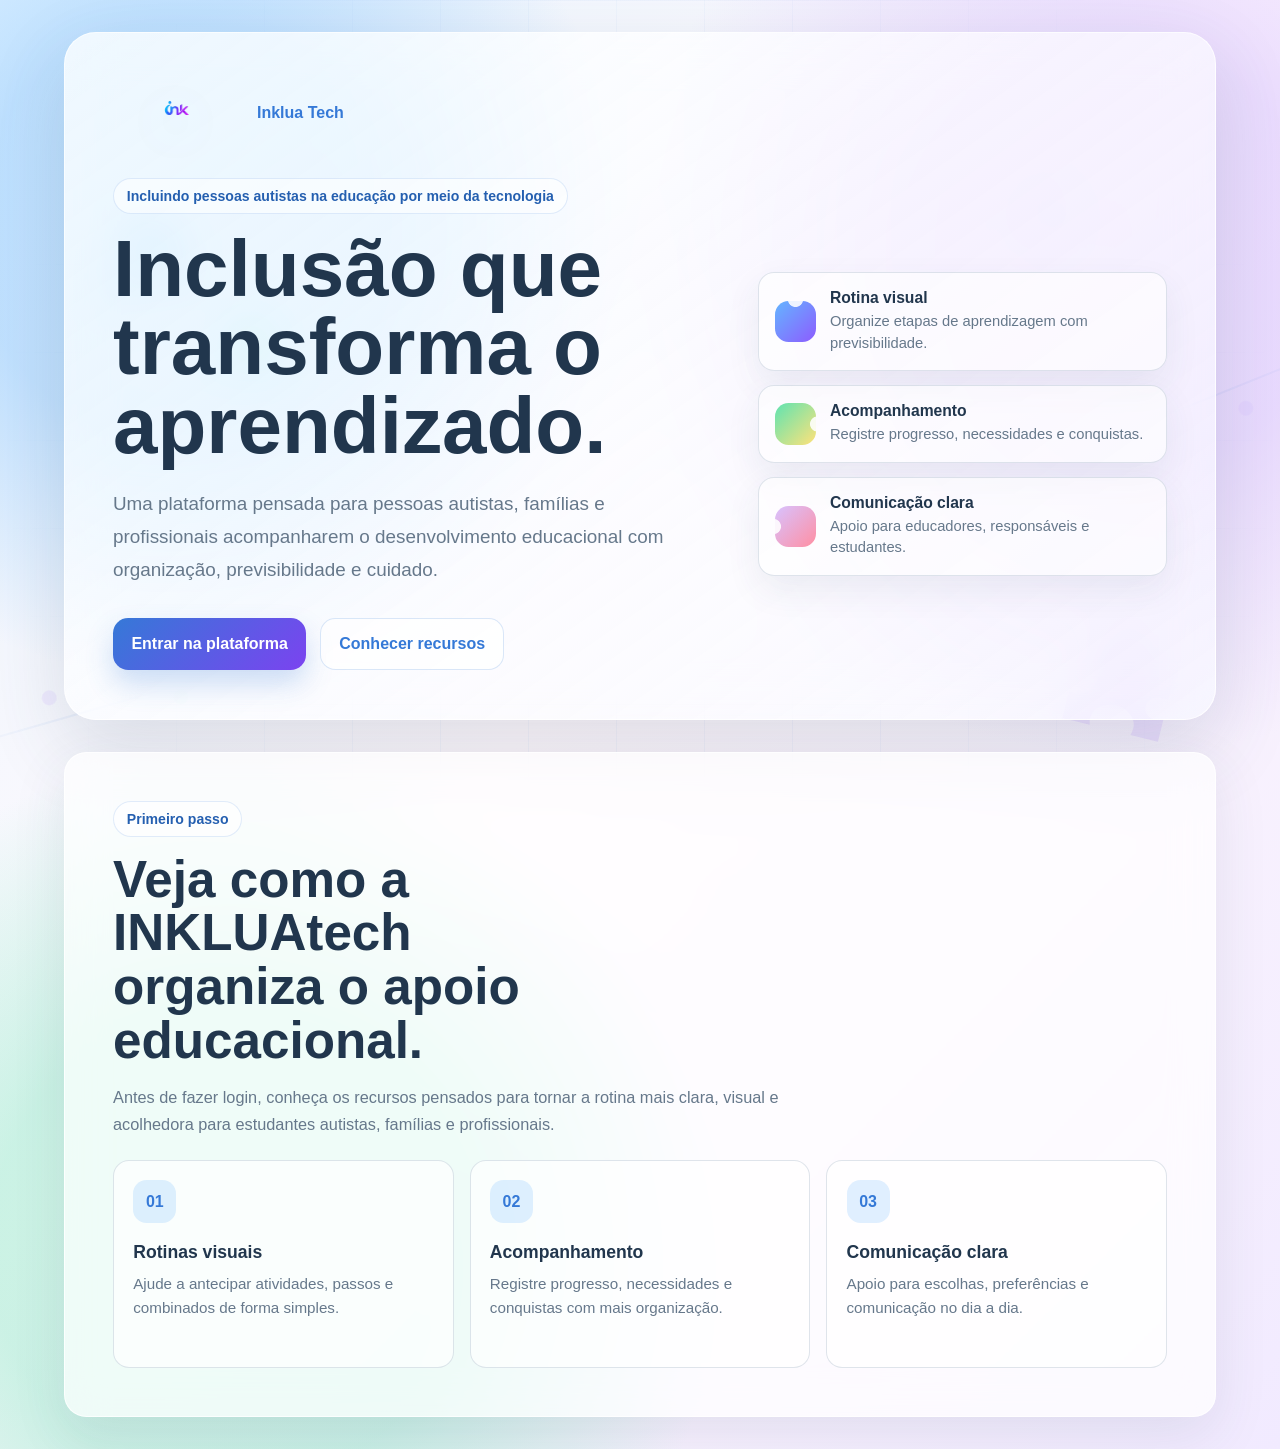
<file: Index.html>
<!DOCTYPE html>
<html lang="pt-BR">
<head>
    <meta charset="UTF-8">
    <meta name="viewport" content="width=device-width, initial-scale=1.0">
    <title>INKLUAtech | In&iacute;cio</title>
    <link rel="stylesheet" href="entrada.css">
</head>
<body>
    <main class="entry-page">
        <div class="entry-background" aria-hidden="true">
            <span class="entry-puzzle entry-puzzle--one"></span>
            <span class="entry-puzzle entry-puzzle--two"></span>
            <span class="entry-puzzle entry-puzzle--three"></span>
            <span class="entry-infinity">&infin;</span>
            <span class="entry-line entry-line--one"></span>
            <span class="entry-line entry-line--two"></span>
        </div>

        <section class="entry-hero" aria-labelledby="entry-title">
            <header class="entry-brand">
                <a class="entry-brand__home" href="Index.html" aria-label="Inklua Tech, p&aacute;gina inicial">
                    <img src="assets/ink-logo.png" alt="Logo Inklua Tech">
                    <span>Inklua Tech</span>
                </a>
            </header>

            <div class="entry-content">
                <p class="entry-kicker">Incluindo pessoas autistas na educa&ccedil;&atilde;o por meio da tecnologia</p>
                <h1 id="entry-title">Inclusão que transforma o aprendizado.</h1>
                <p class="entry-text">
                    Uma plataforma pensada para pessoas autistas, fam&iacute;lias e profissionais acompanharem o desenvolvimento educacional com organiza&ccedil;&atilde;o, previsibilidade e cuidado.
                </p>

                <div class="entry-actions">
                    <a class="entry-button entry-button--primary" href="#login">Entrar na plataforma</a>
                    <a class="entry-button entry-button--secondary" href="#inicio-plataforma">Conhecer recursos</a>
                </div>
            </div>

            <aside class="entry-panel" aria-label="Recursos da plataforma">
                <div class="entry-card">
                    <span class="entry-card__icon"></span>
                    <div>
                        <strong>Rotina visual</strong>
                        <p>Organize etapas de aprendizagem com previsibilidade.</p>
                    </div>
                </div>
                <div class="entry-card">
                    <span class="entry-card__icon entry-card__icon--mint"></span>
                    <div>
                        <strong>Acompanhamento</strong>
                        <p>Registre progresso, necessidades e conquistas.</p>
                    </div>
                </div>
                <div class="entry-card">
                    <span class="entry-card__icon entry-card__icon--lilac"></span>
                    <div>
                        <strong>Comunica&ccedil;&atilde;o clara</strong>
                        <p>Apoio para educadores, respons&aacute;veis e estudantes.</p>
                    </div>
                </div>
            </aside>
        </section>

        <section class="entry-next" id="inicio-plataforma" aria-labelledby="entry-next-title">
            <div class="entry-next__content">
                <p class="entry-kicker">Primeiro passo</p>
                <h2 id="entry-next-title">Veja como a INKLUAtech organiza o apoio educacional.</h2>
                <p>
                    Antes de fazer login, conhe&ccedil;a os recursos pensados para tornar a rotina mais clara,
                    visual e acolhedora para estudantes autistas, fam&iacute;lias e profissionais.
                </p>
            </div>

            <div class="entry-next__grid">
                <article class="entry-feature">
                    <span class="entry-feature__number">01</span>
                    <h3>Rotinas visuais</h3>
                    <p>Ajude a antecipar atividades, passos e combinados de forma simples.</p>
                </article>

                <article class="entry-feature">
                    <span class="entry-feature__number">02</span>
                    <h3>Acompanhamento</h3>
                    <p>Registre progresso, necessidades e conquistas com mais organiza&ccedil;&atilde;o.</p>
                </article>

                <article class="entry-feature">
                    <span class="entry-feature__number">03</span>
                    <h3>Comunica&ccedil;&atilde;o clara</h3>
                    <p>Apoio para escolhas, prefer&ecirc;ncias e comunica&ccedil;&atilde;o no dia a dia.</p>
                </article>
            </div>
        </section>

        <section class="entry-login-layer" id="login" aria-labelledby="login-title">
            <a class="entry-login-layer__backdrop" href="#" aria-label="Fechar login"></a>

            <div class="entry-login-card" role="dialog" aria-modal="true">
                <a class="entry-login-card__close" href="#" aria-label="Fechar login">&times;</a>

                <div class="entry-login-card__brand">
                    <img src="assets/ink-logo.png" alt="Logo Inklua Tech">
                    <div>
                        <p>Inklua Tech</p>
                        <h2 id="login-title">Acesse sua conta</h2>
                    </div>
                </div>

                <form class="entry-login-form" action="auth.php" method="post">
                    <input type="hidden" name="action" value="login">
                    <input type="hidden" name="login_source" value="Index.html">
                    <div class="entry-login-form__group">
                        <label for="cpf">CPF</label>
                        <input
                            type="text"
                            id="cpf"
                            name="cpf"
                            placeholder="000.000.000-00"
                            autocomplete="username"
                            inputmode="numeric"
                            aria-describedby="entryLoginError"
                            required
                        >
                    </div>

                    <div class="entry-login-form__group">
                        <label for="password">Senha</label>
                        <input
                            type="password"
                            id="password"
                            name="password"
                            placeholder="Digite sua senha"
                            autocomplete="current-password"
                            aria-describedby="entryLoginError"
                            required
                        >
                    </div>

                    <p class="entry-login-form__error" id="entryLoginError" aria-live="polite"></p>

                    <button class="entry-login-form__button" type="submit">Entrar</button>
                </form>

                <div class="entry-login-card__links">
                    <a href="#cadastro">Criar conta</a>
                    <a href="#recuperar-senha">Esqueci minha senha</a>
                </div>
            </div>
        </section>

        <section class="entry-login-layer" id="recuperar-senha" aria-labelledby="recovery-title">
            <a class="entry-login-layer__backdrop" href="#login" aria-label="Voltar para o login"></a>

            <div class="entry-login-card" role="dialog" aria-modal="true">
                <a class="entry-login-card__close" href="#login" aria-label="Voltar para o login">&times;</a>

                <div class="entry-login-card__brand">
                    <img src="assets/ink-logo.png" alt="Logo Inklua Tech">
                    <div>
                        <p>Recupera&ccedil;&atilde;o de acesso</p>
                        <h2 id="recovery-title">Recuperar senha</h2>
                    </div>
                </div>

                <form class="entry-recovery-form" action="auth.php" method="post">
                    <input type="hidden" name="action" value="recover_password">
                    <input type="hidden" name="recovery_source" value="Index.html">

                    <div class="entry-login-form__group">
                        <label for="recovery-email">E-mail cadastrado</label>
                        <input
                            type="email"
                            id="recovery-email"
                            name="email"
                            placeholder="seuemail@exemplo.com"
                            autocomplete="email"
                            aria-describedby="entryRecoveryMessage"
                            required
                        >
                    </div>

                    <p class="entry-login-form__error entry-recovery-message" id="entryRecoveryMessage" aria-live="polite"></p>

                    <button class="entry-login-form__button" type="submit">Enviar recupera&ccedil;&atilde;o</button>
                </form>

                <div class="entry-recovery-code" id="entryRecoveryCodePanel" hidden>
                    <p>C&oacute;digo de recupera&ccedil;&atilde;o</p>
                    <strong id="entryRecoveryCodePreview"></strong>

                    <div class="entry-login-form__group">
                        <label for="entryRecoveryCodeInput">Digite o c&oacute;digo recebido</label>
                        <input
                            type="text"
                            id="entryRecoveryCodeInput"
                            inputmode="numeric"
                            maxlength="6"
                            placeholder="000000"
                            aria-describedby="entryRecoveryCodeMessage"
                        >
                    </div>

                    <p class="entry-login-form__error entry-recovery-code__message" id="entryRecoveryCodeMessage" aria-live="polite"></p>

                    <button class="entry-login-form__button" id="entryVerifyRecoveryCode" type="button">Confirmar c&oacute;digo</button>
                </div>

                <form class="entry-new-password-form" id="entryNewPasswordForm" action="auth.php" method="post" hidden>
                    <input type="hidden" name="action" value="reset_password">
                    <input type="hidden" name="reset_source" value="Index.html">

                    <div class="entry-login-form__group">
                        <label for="entryNewPassword">Nova senha</label>
                        <input
                            type="password"
                            id="entryNewPassword"
                            name="new_password"
                            placeholder="Crie uma nova senha"
                            autocomplete="new-password"
                            aria-describedby="entryNewPasswordMessage"
                            required
                        >
                    </div>

                    <div class="entry-login-form__group">
                        <label for="entryConfirmNewPassword">Confirmar nova senha</label>
                        <input
                            type="password"
                            id="entryConfirmNewPassword"
                            name="confirm_password"
                            placeholder="Digite a senha novamente"
                            autocomplete="new-password"
                            aria-describedby="entryNewPasswordMessage"
                            required
                        >
                    </div>

                    <p class="entry-login-form__error entry-new-password-message" id="entryNewPasswordMessage" aria-live="polite"></p>

                    <button class="entry-login-form__button" id="entrySaveNewPasswordButton" type="submit">Confirmar nova senha</button>
                </form>

                <div class="entry-login-card__links">
                    <a href="#login">Voltar para o login</a>
                    <a href="#cadastro">Criar conta</a>
                </div>
            </div>
        </section>

        <section class="entry-register-layer" id="cadastro" aria-labelledby="register-title">
            <a class="entry-login-layer__backdrop" href="#login" aria-label="Voltar para o login"></a>

            <div class="entry-register-card" role="dialog" aria-modal="true">
                <a class="entry-login-card__close" href="#login" aria-label="Voltar para o login">&times;</a>

                <div class="entry-login-card__brand">
                    <img src="assets/ink-logo.png" alt="Logo Inklua Tech">
                    <div>
                        <p>Cadastro INKLUAtech</p>
                        <h2 id="register-title">Criar conta</h2>
                    </div>
                </div>

                <form class="entry-register-form" action="auth.php" method="post">
                    <input type="hidden" name="action" value="register">
                    <input class="entry-register-tab-input" type="radio" name="register_tab" id="tab-acesso" checked>
                    <input class="entry-register-tab-input" type="radio" name="register_tab" id="tab-perfil">

                    <div class="entry-register-tabs" role="tablist" aria-label="Etapas do cadastro">
                        <label for="tab-acesso" role="tab">Dados de acesso</label>
                        <label for="tab-perfil" role="tab">Perfil do aluno</label>
                    </div>

                    <fieldset class="entry-register-step entry-register-step--access">
                        <legend>Dados de acesso</legend>

                        <div class="entry-register-grid">
                            <div class="entry-login-form__group">
                                <label for="register-cpf">CPF</label>
                                <input
                                    type="text"
                                    id="register-cpf"
                                    name="cpf"
                                    placeholder="000.000.000-00"
                                    autocomplete="username"
                                    inputmode="numeric"
                                    required
                                >
                            </div>

                            <div class="entry-login-form__group">
                                <label for="register-password">Senha</label>
                                <input
                                    type="password"
                                    id="register-password"
                                    name="senha"
                                    placeholder="Crie uma senha"
                                    autocomplete="new-password"
                                    required
                                >
                            </div>

                        </div>

                        <label class="entry-button entry-button--primary entry-register-next" for="tab-perfil">Continuar</label>
                    </fieldset>

                    <fieldset class="entry-register-step entry-register-step--profile">
                        <legend>Respons&aacute;vel pelo preenchimento</legend>

                        <div class="entry-register-grid">
                            <div class="entry-login-form__group">
                                <label for="responsavel-nome">Nome</label>
                                <input type="text" id="responsavel-nome" name="responsavel_nome" placeholder="Nome completo" required>
                            </div>

                            <div class="entry-login-form__group">
                                <label for="responsavel-vinculo">V&iacute;nculo</label>
                                <select id="responsavel-vinculo" name="responsavel_vinculo" required>
                                    <option value="">Selecione</option>
                                    <option value="pai">Pai</option>
                                    <option value="mae">M&atilde;e</option>
                                    <option value="responsavel">Respons&aacute;vel</option>
                                    <option value="professor">Professor(a)</option>
                                </select>
                            </div>
                        </div>

                        <h3 class="entry-register-section-title">Perfil do aluno</h3>

                        <div class="entry-register-grid">
                            <div class="entry-login-form__group">
                                <label for="aluno-nome">Nome do aluno</label>
                                <input type="text" id="aluno-nome" name="aluno_nome" placeholder="Nome do aluno" required>
                            </div>

                            <div class="entry-login-form__group">
                                <label for="aluno-idade">Idade</label>
                                <input type="number" id="aluno-idade" name="aluno_idade" min="1" max="99" placeholder="Idade">
                            </div>
                        </div>

                        <div class="entry-login-form__group">
                            <label for="nivel-suporte">1&deg; Qual o n&iacute;vel de suporte do estudante?</label>
                            <select id="nivel-suporte" name="nivel_suporte">
                                <option value="">Selecione</option>
                                <option value="nivel-1">N&iacute;vel 1 - necessita de pouco apoio</option>
                                <option value="nivel-2">N&iacute;vel 2 - necessita de apoio substancial</option>
                                <option value="nivel-3">N&iacute;vel 3 - necessita de apoio muito substancial</option>
                                <option value="nao-informado">N&atilde;o sei informar</option>
                            </select>
                        </div>

                        <div class="entry-login-form__group">
                            <span class="entry-form-label">2&deg; Como o usu&aacute;rio se comunica melhor?</span>
                            <div class="entry-check-grid">
                                <label><input type="checkbox" name="comunicacao_melhor[]" value="fala"> Fala</label>
                                <label><input type="checkbox" name="comunicacao_melhor[]" value="gestos"> Gestos</label>
                                <label><input type="checkbox" name="comunicacao_melhor[]" value="imagens"> Imagens</label>
                                <label><input type="checkbox" name="comunicacao_melhor[]" value="escrita"> Escrita</label>
                                <label><input type="checkbox" name="comunicacao_melhor[]" value="sons"> Sons</label>
                                <label><input type="checkbox" name="comunicacao_melhor[]" value="comunicacao-alternativa"> Comunica&ccedil;&atilde;o alternativa</label>
                            </div>
                        </div>

                        <div class="entry-login-form__group">
                            <span class="entry-form-label">3&deg; Ele compreende melhor:</span>
                            <div class="entry-check-grid">
                                <label><input type="checkbox" name="compreensao_melhor[]" value="frases-curtas"> Frases curtas</label>
                                <label><input type="checkbox" name="compreensao_melhor[]" value="imagens"> Imagens</label>
                                <label><input type="checkbox" name="compreensao_melhor[]" value="repeticao"> Repeti&ccedil;&atilde;o</label>
                                <label><input type="checkbox" name="compreensao_melhor[]" value="demonstracao-pratica"> Demonstra&ccedil;&atilde;o pr&aacute;tica</label>
                                <label><input type="checkbox" name="compreensao_melhor[]" value="videos"> V&iacute;deos</label>
                            </div>
                        </div>

                        <div class="entry-login-form__group">
                            <span class="entry-form-label">4&deg; Quais conte&uacute;dos ele j&aacute; reconhece?</span>
                            <div class="entry-check-grid">
                                <label><input type="checkbox" name="conteudos_reconhecidos[]" value="letras"> Letras</label>
                                <label><input type="checkbox" name="conteudos_reconhecidos[]" value="numeros"> N&uacute;meros</label>
                                <label><input type="checkbox" name="conteudos_reconhecidos[]" value="cores"> Cores</label>
                                <label><input type="checkbox" name="conteudos_reconhecidos[]" value="animais"> Animais</label>
                                <label><input type="checkbox" name="conteudos_reconhecidos[]" value="formas"> Formas</label>
                                <label><input type="checkbox" name="conteudos_reconhecidos[]" value="objetos-dia-a-dia"> Objetos do dia a dia</label>
                            </div>
                        </div>

                        <div class="entry-login-form__group">
                            <span class="entry-form-label">5&deg; Qual forma de atividade costuma funcionar melhor?</span>
                            <div class="entry-check-grid">
                                <label><input type="checkbox" name="atividade_funciona[]" value="jogos"> Jogos</label>
                                <label><input type="checkbox" name="atividade_funciona[]" value="associacao-imagens"> Associa&ccedil;&atilde;o de imagens</label>
                                <label><input type="checkbox" name="atividade_funciona[]" value="audios"> &Aacute;udios</label>
                                <label><input type="checkbox" name="atividade_funciona[]" value="videos"> V&iacute;deos</label>
                                <label><input type="checkbox" name="atividade_funciona[]" value="repeticao"> Atividades com repeti&ccedil;&atilde;o</label>
                                <label><input type="checkbox" name="atividade_funciona[]" value="curtas"> Atividades curtas</label>
                            </div>
                        </div>

                        <div class="entry-login-form__group">
                            <span class="entry-form-label">6&deg; Existe alguma sensibilidade importante?</span>
                            <div class="entry-check-grid">
                                <label><input type="checkbox" name="sensibilidades_importantes[]" value="sons-altos"> Sons altos</label>
                                <label><input type="checkbox" name="sensibilidades_importantes[]" value="luz-forte"> Luz forte</label>
                                <label><input type="checkbox" name="sensibilidades_importantes[]" value="muitas-cores"> Muitas cores</label>
                                <label><input type="checkbox" name="sensibilidades_importantes[]" value="toques"> Toques</label>
                                <label><input type="checkbox" name="sensibilidades_importantes[]" value="ambientes-agitados"> Ambientes agitados</label>
                                <label><input type="checkbox" name="sensibilidades_importantes[]" value="nenhuma-informada"> Nenhuma informada</label>
                            </div>
                        </div>

                        <div class="entry-login-form__group">
                            <label for="sensibilidades">7&deg; Detalhe sensibilidades, desconfortos ou situa&ccedil;&otilde;es que causam distra&ccedil;&atilde;o.</label>
                            <textarea id="sensibilidades" name="sensibilidades" rows="3"></textarea>
                        </div>

                        <div class="entry-login-form__group">
                            <span class="entry-form-label">8&deg; Quais elementos chamam mais a aten&ccedil;&atilde;o do usu&aacute;rio?</span>
                            <div class="entry-check-grid">
                                <label><input type="checkbox" name="elementos_atencao[]" value="cores-suaves"> Cores suaves</label>
                                <label><input type="checkbox" name="elementos_atencao[]" value="personagens"> Personagens</label>
                                <label><input type="checkbox" name="elementos_atencao[]" value="musicas"> M&uacute;sicas</label>
                                <label><input type="checkbox" name="elementos_atencao[]" value="imagens-reais"> Imagens reais</label>
                                <label><input type="checkbox" name="elementos_atencao[]" value="desenhos"> Desenhos</label>
                                <label><input type="checkbox" name="elementos_atencao[]" value="objetos-especificos"> Objetos espec&iacute;ficos</label>
                            </div>
                        </div>

                        <div class="entry-login-form__group">
                            <label for="preferencias-visuais">9&deg; Quais cores, temas ou estilos visuais deixam o usu&aacute;rio mais confort&aacute;vel?</label>
                            <textarea id="preferencias-visuais" name="preferencias_visuais" rows="3"></textarea>
                        </div>

                        <div class="entry-login-form__group">
                            <label for="hiperfocos">10&deg; Existem hiperfocos, interesses espec&iacute;ficos ou temas favoritos que possam ser usados para melhorar o aprendizado?</label>
                            <textarea id="hiperfocos" name="hiperfocos" rows="3"></textarea>
                        </div>

                        <div class="entry-login-form__group">
                            <label for="adaptacao-rotina">11&deg; O usu&aacute;rio se adapta bem a mudan&ccedil;as na rotina?</label>
                            <select id="adaptacao-rotina" name="adaptacao_rotina">
                                <option value="">Selecione</option>
                                <option value="sim">Sim</option>
                                <option value="as-vezes">&Agrave;s vezes</option>
                                <option value="nao">N&atilde;o</option>
                            </select>
                        </div>

                        <div class="entry-login-form__group">
                            <label for="rotina">12&deg; O usu&aacute;rio prefere rotinas bem organizadas e previs&iacute;veis durante as atividades?</label>
                            <textarea id="rotina" name="rotina" rows="3"></textarea>
                        </div>

                        <div class="entry-login-form__group">
                            <span class="entry-form-label">13&deg; O que ajuda em momentos de dificuldade?</span>
                            <div class="entry-check-grid">
                                <label><input type="checkbox" name="ajuda_dificuldade[]" value="pausa"> Pausa</label>
                                <label><input type="checkbox" name="ajuda_dificuldade[]" value="musica-calma"> M&uacute;sica calma</label>
                                <label><input type="checkbox" name="ajuda_dificuldade[]" value="imagem-explicativa"> Imagem explicativa</label>
                                <label><input type="checkbox" name="ajuda_dificuldade[]" value="ajuda-adulto"> Ajuda de adulto</label>
                                <label><input type="checkbox" name="ajuda_dificuldade[]" value="ambiente-silencioso"> Ambiente silencioso</label>
                                <label><input type="checkbox" name="ajuda_dificuldade[]" value="outra-estrategia"> Outra estrat&eacute;gia</label>
                            </div>
                        </div>

                        <div class="entry-login-form__group">
                            <label for="autonomia">14&deg; O usu&aacute;rio necessita de apoio constante durante as atividades ou consegue realizar tarefas sozinho?</label>
                            <textarea id="autonomia" name="autonomia" rows="3"></textarea>
                        </div>

                        <div class="entry-login-form__group">
                            <span class="entry-form-label">15&deg; Quais recursos seriam mais &uacute;teis para esse usu&aacute;rio?</span>
                            <div class="entry-check-grid">
                                <label><input type="checkbox" name="recursos_uteis[]" value="rotina-visual"> Rotina visual</label>
                                <label><input type="checkbox" name="recursos_uteis[]" value="atividades-audio"> Atividades com &aacute;udio</label>
                                <label><input type="checkbox" name="recursos_uteis[]" value="atividades-imagens"> Atividades com imagens</label>
                                <label><input type="checkbox" name="recursos_uteis[]" value="reforco-positivo"> Refor&ccedil;o positivo</label>
                                <label><input type="checkbox" name="recursos_uteis[]" value="relatorio-evolucao"> Relat&oacute;rio de evolu&ccedil;&atilde;o</label>
                                <label><input type="checkbox" name="recursos_uteis[]" value="conteudos-personalizados"> Conte&uacute;dos personalizados</label>
                            </div>
                        </div>

                        <div class="entry-login-form__group">
                            <span class="entry-form-label">16&deg; Quais habilidades o respons&aacute;vel, professor ou terapeuta precisa desenvolver com maior prioridade?</span>
                            <div class="entry-check-grid">
                                <label><input type="checkbox" name="prioridades[]" value="fala"> Fala</label>
                                <label><input type="checkbox" name="prioridades[]" value="coordenacao"> Coordena&ccedil;&atilde;o</label>
                                <label><input type="checkbox" name="prioridades[]" value="leitura"> Leitura</label>
                                <label><input type="checkbox" name="prioridades[]" value="socializacao"> Socializa&ccedil;&atilde;o</label>
                                <label><input type="checkbox" name="prioridades[]" value="atencao"> Aten&ccedil;&atilde;o</label>
                                <label><input type="checkbox" name="prioridades[]" value="autonomia"> Autonomia</label>
                                <label><input type="checkbox" name="prioridades[]" value="cores-numeros-letras"> Reconhecimento de cores/n&uacute;meros/letras</label>
                            </div>
                        </div>

                        <div class="entry-login-form__group">
                            <label for="estrategias">17&deg; Existe alguma estrat&eacute;gia, m&eacute;todo ou adapta&ccedil;&atilde;o que j&aacute; funciona bem com o usu&aacute;rio no dia a dia escolar ou terap&ecirc;utico?</label>
                            <textarea id="estrategias" name="estrategias" rows="3"></textarea>
                        </div>

                        <div class="entry-login-form__group">
                            <label for="observacoes-usuario">18&deg; Observa&ccedil;&otilde;es adicionais importantes.</label>
                            <textarea id="observacoes-usuario" name="observacoes_usuario" rows="4"></textarea>
                        </div>
                    </fieldset>

                    <div class="entry-register-actions">
                        <label class="entry-button entry-button--secondary" for="tab-acesso">Voltar aos dados</label>
                        <button class="entry-login-form__button" type="submit">Criar conta</button>
                    </div>
                </form>
            </div>
        </section>
    </main>
    <script src="cadastro.js"></script>
</body>
</html>
</file>
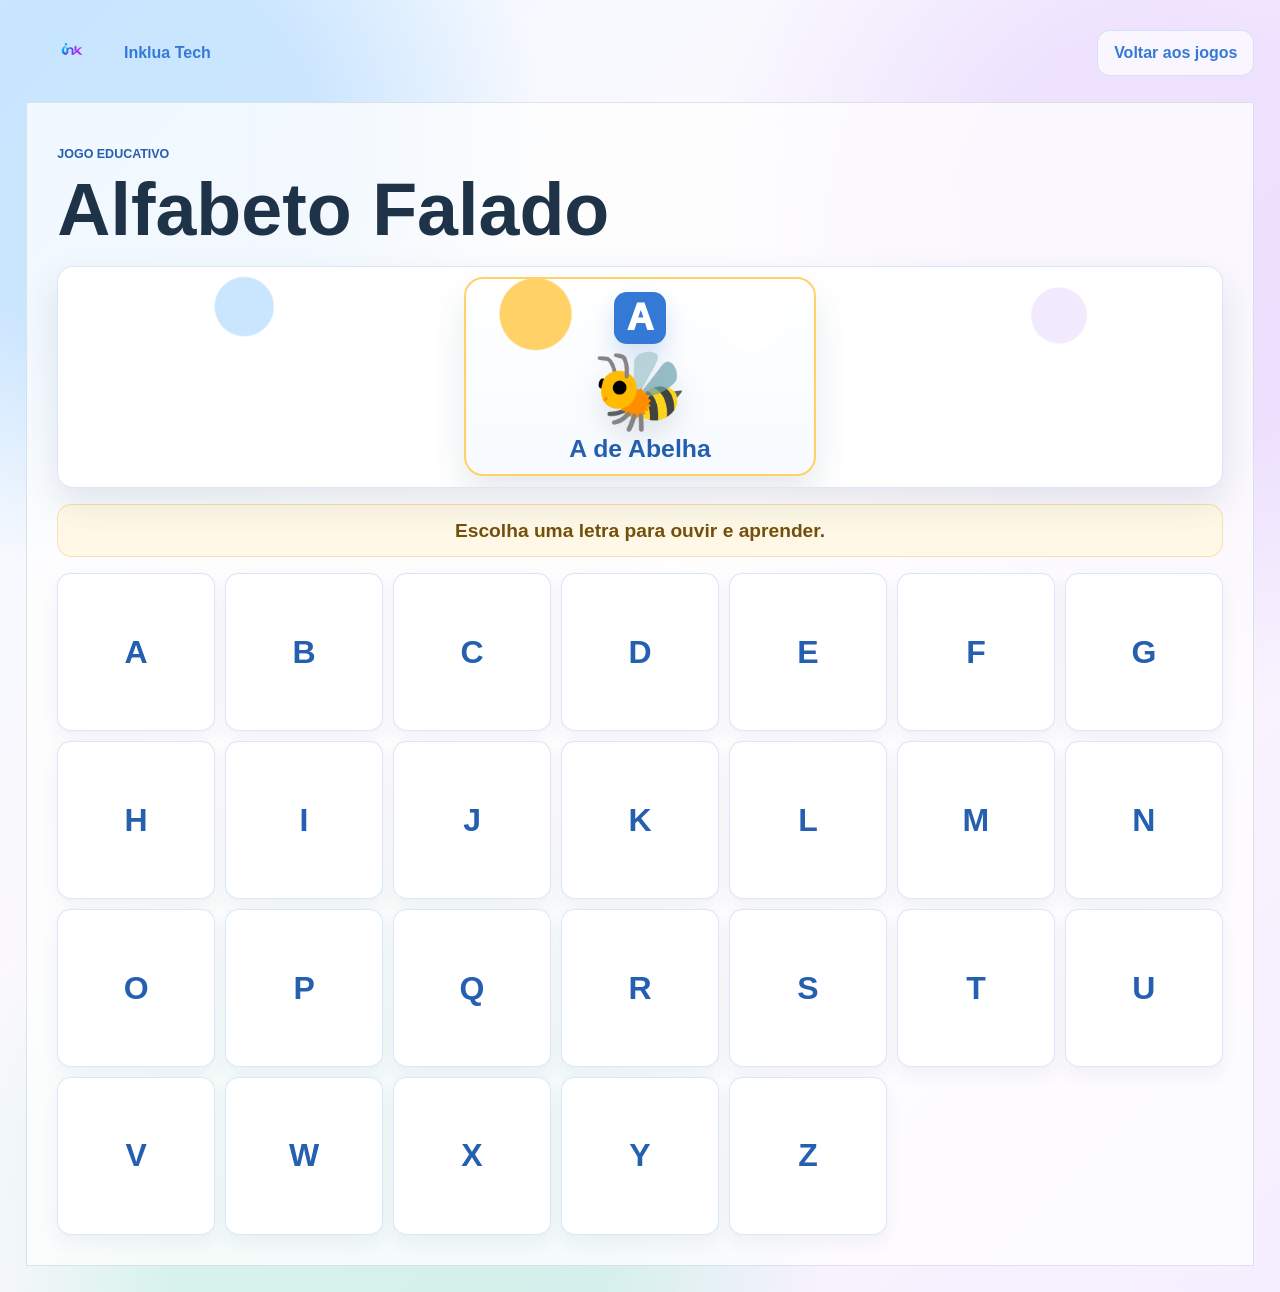
<file: alfabeto.html>
<!DOCTYPE html>
<html lang="pt-BR">
<head>
    <meta charset="UTF-8">
    <meta name="viewport" content="width=device-width, initial-scale=1.0">
    <title>INKLUAtech | Alfabeto Falado</title>
    <link rel="stylesheet" href="home.css">
</head>
<body class="alphabet-page">
    <main class="alphabet-shell">
        <header class="alphabet-topbar">
            <a class="brand" href="home.html">
                <img src="assets/ink-logo.png" alt="Logo Inklua Tech">
                <span>Inklua Tech</span>
            </a>
            <a class="topbar-button" href="home.html#jogos">Voltar aos jogos</a>
        </header>

        <section class="alphabet-focus" aria-labelledby="alphabet-title">
            <div class="alphabet-intro">
                <p class="eyebrow">Jogo educativo</p>
                <h1 id="alphabet-title">Alfabeto Falado</h1>
            </div>

            <div class="alphabet-game alphabet-game--standalone">
                <div class="alphabet-display" id="alphabetDisplay" aria-live="polite" aria-label="Associa&ccedil;&atilde;o da letra" tabindex="-1">A</div>
                <p class="alphabet-feedback" id="alphabetFeedback" aria-live="polite"></p>
                <div class="alphabet-grid" aria-label="Letras do alfabeto">
                    <button class="alphabet-letter" type="button" data-letter="A">A</button>
                    <button class="alphabet-letter" type="button" data-letter="B">B</button>
                    <button class="alphabet-letter" type="button" data-letter="C">C</button>
                    <button class="alphabet-letter" type="button" data-letter="D">D</button>
                    <button class="alphabet-letter" type="button" data-letter="E">E</button>
                    <button class="alphabet-letter" type="button" data-letter="F">F</button>
                    <button class="alphabet-letter" type="button" data-letter="G">G</button>
                    <button class="alphabet-letter" type="button" data-letter="H">H</button>
                    <button class="alphabet-letter" type="button" data-letter="I">I</button>
                    <button class="alphabet-letter" type="button" data-letter="J">J</button>
                    <button class="alphabet-letter" type="button" data-letter="K">K</button>
                    <button class="alphabet-letter" type="button" data-letter="L">L</button>
                    <button class="alphabet-letter" type="button" data-letter="M">M</button>
                    <button class="alphabet-letter" type="button" data-letter="N">N</button>
                    <button class="alphabet-letter" type="button" data-letter="O">O</button>
                    <button class="alphabet-letter" type="button" data-letter="P">P</button>
                    <button class="alphabet-letter" type="button" data-letter="Q">Q</button>
                    <button class="alphabet-letter" type="button" data-letter="R">R</button>
                    <button class="alphabet-letter" type="button" data-letter="S">S</button>
                    <button class="alphabet-letter" type="button" data-letter="T">T</button>
                    <button class="alphabet-letter" type="button" data-letter="U">U</button>
                    <button class="alphabet-letter" type="button" data-letter="V">V</button>
                    <button class="alphabet-letter" type="button" data-letter="W">W</button>
                    <button class="alphabet-letter" type="button" data-letter="X">X</button>
                    <button class="alphabet-letter" type="button" data-letter="Y">Y</button>
                    <button class="alphabet-letter" type="button" data-letter="Z">Z</button>
                </div>
            </div>
        </section>
    </main>

    <script src="platform-time.js"></script>
    <script src="game-progress.js"></script>
    <script src="inklua-speech.js"></script>
    <script src="alfabeto.js"></script>
</body>
</html>
</file>
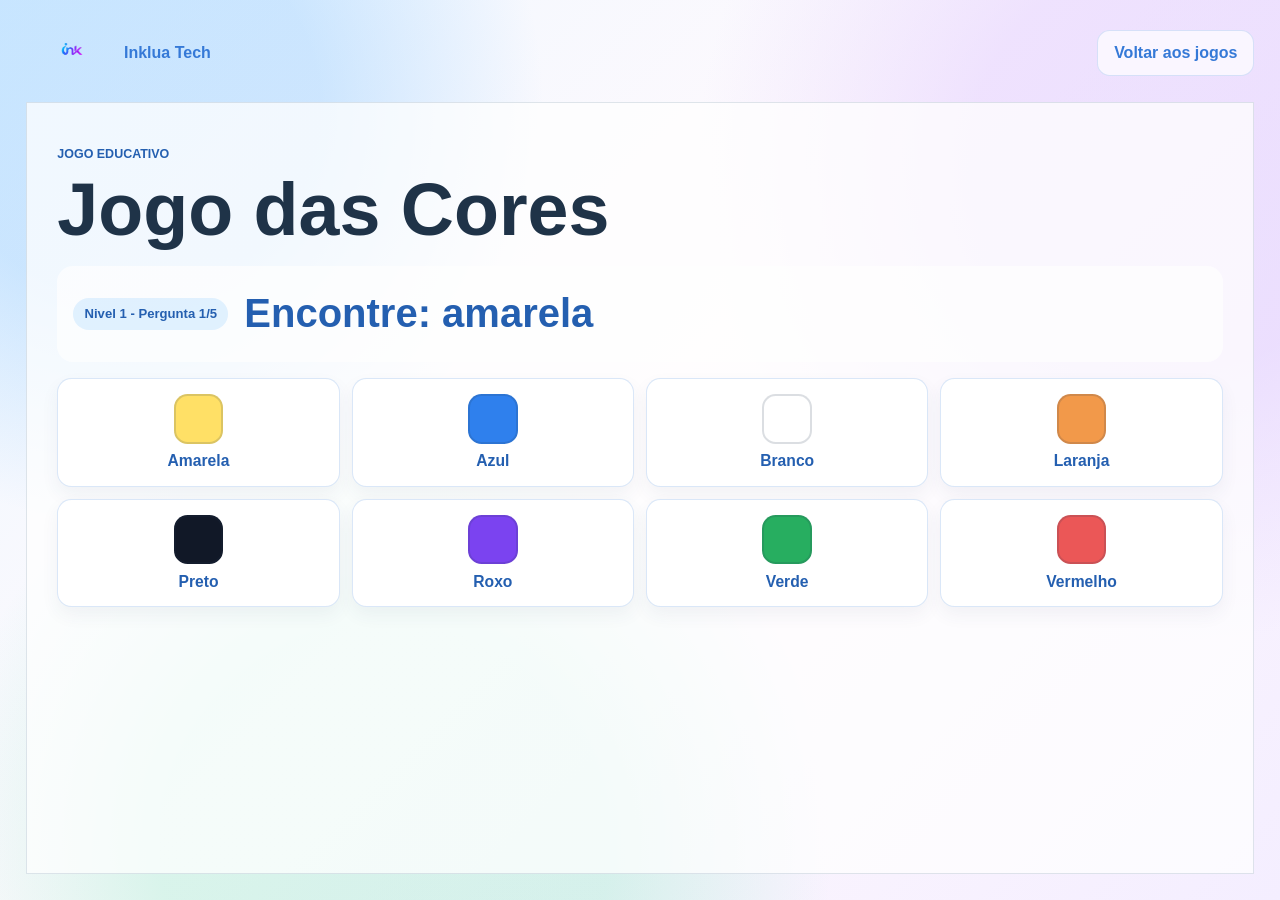
<file: cores.html>
<!DOCTYPE html>
<html lang="pt-BR">
<head>
    <meta charset="UTF-8">
    <meta name="viewport" content="width=device-width, initial-scale=1.0">
    <title>INKLUAtech | Jogo das Cores</title>
    <link rel="stylesheet" href="home.css">
</head>
<body class="color-page">
    <main class="color-shell">
        <header class="color-topbar">
            <a class="brand" href="home.html">
                <img src="assets/ink-logo.png" alt="Logo Inklua Tech">
                <span>Inklua Tech</span>
            </a>
            <a class="topbar-button" href="home.html#jogos">Voltar aos jogos</a>
        </header>

        <section class="color-focus" aria-labelledby="color-title">
            <div class="number-intro">
                <p class="eyebrow">Jogo educativo</p>
                <h1 id="color-title">Jogo das Cores</h1>
            </div>

            <div class="color-game color-game--standalone">
                <div class="color-display" id="colorDisplay" aria-live="polite">
                    <span class="color-display__swatch" style="--color-swatch: #ffe066"></span>
                    <strong>amarela</strong>
                </div>

                <div class="color-grid" aria-label="Cores">
                    <button class="color-button" type="button" data-color-name="amarela" data-color-value="#ffe066" style="--color-swatch: #ffe066">
                        <span class="color-button__swatch"></span>
                        <span>amarela</span>
                    </button>
                    <button class="color-button" type="button" data-color-name="azul" data-color-value="#2f80ed" style="--color-swatch: #2f80ed">
                        <span class="color-button__swatch"></span>
                        <span>azul</span>
                    </button>
                    <button class="color-button" type="button" data-color-name="branco" data-color-value="#ffffff" style="--color-swatch: #ffffff">
                        <span class="color-button__swatch"></span>
                        <span>branco</span>
                    </button>
                    <button class="color-button" type="button" data-color-name="laranja" data-color-value="#f2994a" style="--color-swatch: #f2994a">
                        <span class="color-button__swatch"></span>
                        <span>laranja</span>
                    </button>
                    <button class="color-button" type="button" data-color-name="preto" data-color-value="#111827" style="--color-swatch: #111827">
                        <span class="color-button__swatch"></span>
                        <span>preto</span>
                    </button>
                    <button class="color-button" type="button" data-color-name="roxo" data-color-value="#7b43f0" style="--color-swatch: #7b43f0">
                        <span class="color-button__swatch"></span>
                        <span>roxo</span>
                    </button>
                    <button class="color-button" type="button" data-color-name="verde" data-color-value="#27ae60" style="--color-swatch: #27ae60">
                        <span class="color-button__swatch"></span>
                        <span>verde</span>
                    </button>
                    <button class="color-button" type="button" data-color-name="vermelho" data-color-value="#eb5757" style="--color-swatch: #eb5757">
                        <span class="color-button__swatch"></span>
                        <span>vermelho</span>
                    </button>
                    <button class="color-button" type="button" data-color-name="rosa" data-color-value="#ff8fa3" style="--color-swatch: #ff8fa3">
                        <span class="color-button__swatch"></span>
                        <span>rosa</span>
                    </button>
                    <button class="color-button" type="button" data-color-name="cinza" data-color-value="#8a96a3" style="--color-swatch: #8a96a3">
                        <span class="color-button__swatch"></span>
                        <span>cinza</span>
                    </button>
                    <button class="color-button" type="button" data-color-name="marrom" data-color-value="#8b5e3c" style="--color-swatch: #8b5e3c">
                        <span class="color-button__swatch"></span>
                        <span>marrom</span>
                    </button>
                    <button class="color-button" type="button" data-color-name="bege" data-color-value="#e7d1a3" style="--color-swatch: #e7d1a3">
                        <span class="color-button__swatch"></span>
                        <span>bege</span>
                    </button>
                </div>
            </div>
        </section>
    </main>

    <script src="platform-time.js"></script>
    <script src="game-progress.js"></script>
    <script src="inklua-speech.js"></script>
    <script src="cores.js"></script>
</body>
</html>
</file>
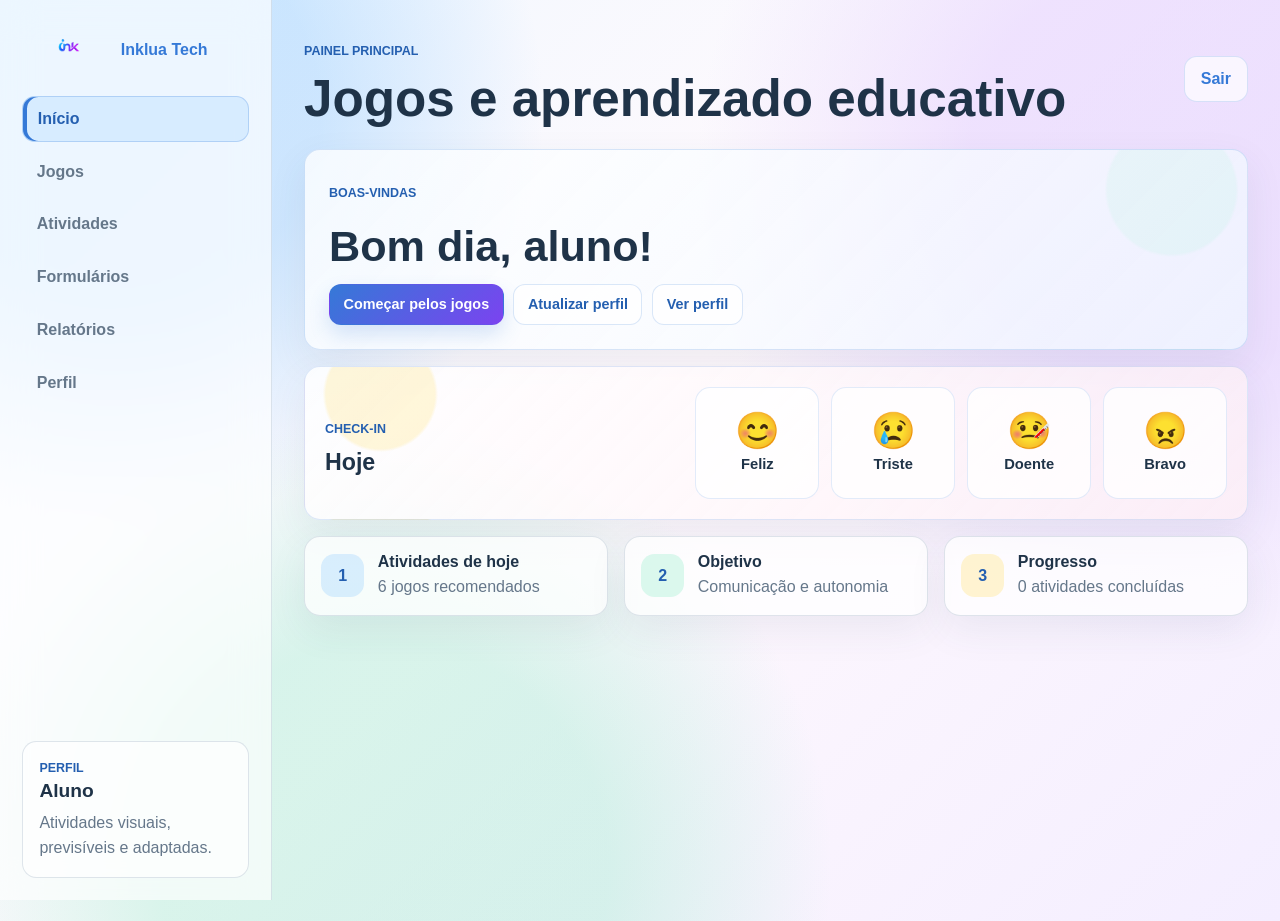
<file: home.html>
<!DOCTYPE html>
<html lang="pt-BR">
<head>
    <meta charset="UTF-8">
    <meta name="viewport" content="width=device-width, initial-scale=1.0">
    <title>INKLUAtech | Plataforma</title>
    <link rel="stylesheet" href="home.css">
</head>
<body>
    <main class="platform-shell">
        <aside class="sidebar" aria-label="Navega&ccedil;&atilde;o da plataforma">
            <a class="brand" href="Index.html">
                <img src="assets/ink-logo.png" alt="Logo Inklua Tech">
                <span>Inklua Tech</span>
            </a>

            <nav class="nav-menu">
                <a class="is-active" href="/" data-view-link="inicio">In&iacute;cio</a>
                <a href="/jogos" data-view-link="jogos">Jogos</a>
                <a href="/atividades" data-view-link="atividades">Atividades</a>
                <a href="/formularios" data-view-link="formulario">Formul&aacute;rios</a>
                <a href="/relatorios" data-view-link="relatorio">Relat&oacute;rios</a>
                <a href="/perfil" data-view-link="perfil">Perfil</a>
            </nav>

            <div class="student-card">
                <span>Perfil</span>
                <strong>Aluno</strong>
                <p>Atividades visuais, previs&iacute;veis e adaptadas.</p>
            </div>
        </aside>

        <section class="platform-content">
            <header class="topbar">
                <div>
                    <p class="eyebrow">Painel principal</p>
                    <h1>Jogos e aprendizado educativo</h1>
                </div>
                <a class="topbar-button" href="Index.html">Sair</a>
            </header>

            <section class="platform-view is-active-view" id="inicio" data-view="inicio" aria-label="Resumo do dia">
                <div class="welcome-panel">
                    <p class="eyebrow">Boas-vindas</p>
                    <h2><span id="welcomeGreeting">Ol&aacute;</span>, <span id="welcomeName">aluno</span>!</h2>
                    <div class="welcome-actions" aria-label="Atalhos de in&iacute;cio">
                        <a href="/jogos">Come&ccedil;ar pelos jogos</a>
                        <a href="/formularios">Atualizar perfil</a>
                        <a href="/perfil">Ver perfil</a>
                    </div>
                </div>

                <section class="mood-checkin" aria-labelledby="moodCheckinTitle">
                    <div>
                        <p class="eyebrow">Check-in</p>
                        <h3 id="moodCheckinTitle">Hoje</h3>
                        <p id="moodFeedback" class="visually-hidden">Escolha uma op&ccedil;&atilde;o.</p>
                    </div>
                    <div class="mood-options" aria-label="Op&ccedil;&otilde;es de humor">
                        <button type="button" data-mood="feliz" data-mood-label="Feliz" data-mood-feedback="Que bom. Voc&ecirc; est&aacute; pronto para brilhar."><span aria-hidden="true">😊</span><strong>Feliz</strong></button>
                        <button type="button" data-mood="triste" data-mood-label="Triste" data-mood-feedback="Tudo bem. Um passo de cada vez."><span aria-hidden="true">😢</span><strong>Triste</strong></button>
                        <button type="button" data-mood="doente" data-mood-label="Doente" data-mood-feedback="Voc&ecirc; consegue. Hoje vamos com calma."><span aria-hidden="true">🤒</span><strong>Doente</strong></button>
                        <button type="button" data-mood="bravo" data-mood-label="Bravo" data-mood-feedback="Respire. Voc&ecirc; consegue tentar de novo."><span aria-hidden="true">😠</span><strong>Bravo</strong></button>
                    </div>
                </section>

                <div class="overview-grid">
                <article class="overview-card">
                    <span class="overview-icon overview-icon--blue">1</span>
                    <div>
                        <strong>Atividades de hoje</strong>
                        <p>6 jogos recomendados</p>
                    </div>
                </article>
                <article class="overview-card">
                    <span class="overview-icon overview-icon--mint">2</span>
                    <div>
                        <strong>Objetivo</strong>
                        <p>Comunica&ccedil;&atilde;o e autonomia</p>
                    </div>
                </article>
                <article class="overview-card">
                    <span class="overview-icon overview-icon--yellow">3</span>
                    <div>
                        <strong>Progresso</strong>
                        <p><span id="progressCount">0</span> atividades conclu&iacute;das</p>
                    </div>
                </article>
                </div>
            </section>

            <section class="section-block platform-view" id="formulario" data-view="formulario" aria-labelledby="form-title">
                <div class="section-heading">
                    <div>
                        <p class="eyebrow">Perfil do aluno</p>
                        <h2 id="form-title">Formul&aacute;rio de adapta&ccedil;&atilde;o</h2>
                    </div>
                </div>

                <form class="platform-form" action="/formularios" method="get" data-local-form>
                    <h3 class="form-subtitle">Dados do respons&aacute;vel</h3>

                    <div class="form-grid">
                        <div class="form-group">
                            <label for="platform-responsavel-nome">Nome completo</label>
                            <input type="text" id="platform-responsavel-nome" name="responsavel_nome" placeholder="Nome do respons&aacute;vel" required>
                        </div>

                        <div class="form-group">
                            <label for="platform-responsavel-vinculo">V&iacute;nculo com o aluno</label>
                            <select id="platform-responsavel-vinculo" name="responsavel_vinculo">
                                <option value="">Selecione</option>
                                <option value="mae">M&atilde;e</option>
                                <option value="pai">Pai</option>
                                <option value="responsavel">Respons&aacute;vel legal</option>
                                <option value="terapeuta">Terapeuta</option>
                                <option value="professor">Professor(a)</option>
                            </select>
                        </div>
                    </div>

                    <h3 class="form-subtitle">Perfil do aluno</h3>

                    <div class="form-grid">
                        <div class="form-group">
                            <label for="platform-aluno-nome">Nome do aluno</label>
                            <input type="text" id="platform-aluno-nome" name="aluno_nome" placeholder="Nome do aluno" required>
                        </div>

                        <div class="form-group">
                            <label for="platform-aluno-idade">Idade</label>
                            <input type="number" id="platform-aluno-idade" name="aluno_idade" min="1" max="99" placeholder="Idade">
                        </div>
                    </div>

                    <div class="form-group">
                        <label for="platform-nivel-suporte">1&deg; Qual o n&iacute;vel de suporte do estudante?</label>
                        <select id="platform-nivel-suporte" name="nivel_suporte">
                            <option value="">Selecione</option>
                            <option value="nivel-1">N&iacute;vel 1 - necessita de pouco apoio</option>
                            <option value="nivel-2">N&iacute;vel 2 - necessita de apoio substancial</option>
                            <option value="nivel-3">N&iacute;vel 3 - necessita de apoio muito substancial</option>
                            <option value="nao-informado">N&atilde;o sei informar</option>
                        </select>
                    </div>

                    <div class="form-group">
                        <label for="platform-forma-aprendizado">Forma de aprendizado registrada no cadastro</label>
                        <textarea id="platform-forma-aprendizado" name="forma_aprendizado" rows="3" placeholder="Ex.: imagens, sons, textos curtos, jogos, atividades pr&aacute;ticas"></textarea>
                    </div>

                    <div class="form-group">
                        <label for="platform-comunicacao">Comunica&ccedil;&atilde;o registrada no cadastro</label>
                        <textarea id="platform-comunicacao" name="comunicacao" rows="3" placeholder="Ex.: fala, gestos, figuras, escrita, comunica&ccedil;&atilde;o alternativa"></textarea>
                    </div>

                    <div class="form-group">
                        <label for="platform-desconfortos">Situa&ccedil;&otilde;es de desconforto, ansiedade ou distra&ccedil;&atilde;o</label>
                        <textarea id="platform-desconfortos" name="desconfortos" rows="3" placeholder="Ex.: barulho, mudan&ccedil;a de rotina, espera, excesso de comandos, telas muito cheias"></textarea>
                    </div>

                    <div class="form-group">
                        <span class="form-label">2&deg; Como o usu&aacute;rio se comunica melhor?</span>
                        <div class="check-grid">
                            <label><input type="checkbox" name="comunicacao_melhor[]" value="fala"> Fala</label>
                            <label><input type="checkbox" name="comunicacao_melhor[]" value="gestos"> Gestos</label>
                            <label><input type="checkbox" name="comunicacao_melhor[]" value="imagens"> Imagens</label>
                            <label><input type="checkbox" name="comunicacao_melhor[]" value="escrita"> Escrita</label>
                            <label><input type="checkbox" name="comunicacao_melhor[]" value="sons"> Sons</label>
                            <label><input type="checkbox" name="comunicacao_melhor[]" value="comunicacao-alternativa"> Comunica&ccedil;&atilde;o alternativa</label>
                        </div>
                    </div>

                    <div class="form-group">
                        <span class="form-label">3&deg; Ele compreende melhor:</span>
                        <div class="check-grid">
                            <label><input type="checkbox" name="compreensao_melhor[]" value="frases-curtas"> Frases curtas</label>
                            <label><input type="checkbox" name="compreensao_melhor[]" value="imagens"> Imagens</label>
                            <label><input type="checkbox" name="compreensao_melhor[]" value="repeticao"> Repeti&ccedil;&atilde;o</label>
                            <label><input type="checkbox" name="compreensao_melhor[]" value="demonstracao-pratica"> Demonstra&ccedil;&atilde;o pr&aacute;tica</label>
                            <label><input type="checkbox" name="compreensao_melhor[]" value="videos"> V&iacute;deos</label>
                        </div>
                    </div>

                    <div class="form-group">
                        <span class="form-label">4&deg; Quais conte&uacute;dos ele j&aacute; reconhece?</span>
                        <div class="check-grid">
                            <label><input type="checkbox" name="conteudos_reconhecidos[]" value="letras"> Letras</label>
                            <label><input type="checkbox" name="conteudos_reconhecidos[]" value="numeros"> N&uacute;meros</label>
                            <label><input type="checkbox" name="conteudos_reconhecidos[]" value="cores"> Cores</label>
                            <label><input type="checkbox" name="conteudos_reconhecidos[]" value="animais"> Animais</label>
                            <label><input type="checkbox" name="conteudos_reconhecidos[]" value="formas"> Formas</label>
                            <label><input type="checkbox" name="conteudos_reconhecidos[]" value="objetos-dia-a-dia"> Objetos do dia a dia</label>
                        </div>
                    </div>

                    <div class="form-group">
                        <span class="form-label">5&deg; Qual forma de atividade costuma funcionar melhor?</span>
                        <div class="check-grid">
                            <label><input type="checkbox" name="atividade_funciona[]" value="jogos"> Jogos</label>
                            <label><input type="checkbox" name="atividade_funciona[]" value="associacao-imagens"> Associa&ccedil;&atilde;o de imagens</label>
                            <label><input type="checkbox" name="atividade_funciona[]" value="audios"> &Aacute;udios</label>
                            <label><input type="checkbox" name="atividade_funciona[]" value="videos"> V&iacute;deos</label>
                            <label><input type="checkbox" name="atividade_funciona[]" value="repeticao"> Atividades com repeti&ccedil;&atilde;o</label>
                            <label><input type="checkbox" name="atividade_funciona[]" value="curtas"> Atividades curtas</label>
                        </div>
                    </div>

                    <div class="form-group">
                        <span class="form-label">6&deg; Existe alguma sensibilidade importante?</span>
                        <div class="check-grid">
                            <label><input type="checkbox" name="sensibilidades_importantes[]" value="sons-altos"> Sons altos</label>
                            <label><input type="checkbox" name="sensibilidades_importantes[]" value="luz-forte"> Luz forte</label>
                            <label><input type="checkbox" name="sensibilidades_importantes[]" value="muitas-cores"> Muitas cores</label>
                            <label><input type="checkbox" name="sensibilidades_importantes[]" value="toques"> Toques</label>
                            <label><input type="checkbox" name="sensibilidades_importantes[]" value="ambientes-agitados"> Ambientes agitados</label>
                            <label><input type="checkbox" name="sensibilidades_importantes[]" value="nenhuma-informada"> Nenhuma informada</label>
                        </div>
                    </div>

                    <div class="form-group">
                        <label for="platform-sensibilidades">7&deg; Detalhe sensibilidades, desconfortos ou situa&ccedil;&otilde;es que causam distra&ccedil;&atilde;o.</label>
                        <textarea id="platform-sensibilidades" name="sensibilidades" rows="3"></textarea>
                    </div>

                    <div class="form-group">
                        <span class="form-label">8&deg; Quais elementos chamam mais a aten&ccedil;&atilde;o do usu&aacute;rio?</span>
                        <div class="check-grid">
                            <label><input type="checkbox" name="elementos_atencao[]" value="cores-suaves"> Cores suaves</label>
                            <label><input type="checkbox" name="elementos_atencao[]" value="personagens"> Personagens</label>
                            <label><input type="checkbox" name="elementos_atencao[]" value="musicas"> M&uacute;sicas</label>
                            <label><input type="checkbox" name="elementos_atencao[]" value="imagens-reais"> Imagens reais</label>
                            <label><input type="checkbox" name="elementos_atencao[]" value="desenhos"> Desenhos</label>
                            <label><input type="checkbox" name="elementos_atencao[]" value="objetos-especificos"> Objetos espec&iacute;ficos</label>
                        </div>
                    </div>

                    <div class="form-group">
                        <label for="platform-preferencias-visuais">9&deg; Quais cores, temas ou estilos visuais deixam o usu&aacute;rio mais confort&aacute;vel?</label>
                        <textarea id="platform-preferencias-visuais" name="preferencias_visuais" rows="3"></textarea>
                    </div>

                    <div class="form-group">
                        <label for="platform-hiperfocos">10&deg; Existem hiperfocos, interesses espec&iacute;ficos ou temas favoritos que possam ser usados para melhorar o aprendizado?</label>
                        <textarea id="platform-hiperfocos" name="hiperfocos" rows="3"></textarea>
                    </div>

                    <div class="form-group">
                        <label for="platform-adaptacao-rotina">11&deg; O usu&aacute;rio se adapta bem a mudan&ccedil;as na rotina?</label>
                        <select id="platform-adaptacao-rotina" name="adaptacao_rotina">
                            <option value="">Selecione</option>
                            <option value="sim">Sim</option>
                            <option value="as-vezes">&Agrave;s vezes</option>
                            <option value="nao">N&atilde;o</option>
                        </select>
                    </div>

                    <div class="form-group">
                        <label for="platform-rotina">12&deg; O usu&aacute;rio prefere rotinas bem organizadas e previs&iacute;veis durante as atividades?</label>
                        <textarea id="platform-rotina" name="rotina" rows="3"></textarea>
                    </div>

                    <div class="form-group">
                        <span class="form-label">13&deg; O que ajuda em momentos de dificuldade?</span>
                        <div class="check-grid">
                            <label><input type="checkbox" name="ajuda_dificuldade[]" value="pausa"> Pausa</label>
                            <label><input type="checkbox" name="ajuda_dificuldade[]" value="musica-calma"> M&uacute;sica calma</label>
                            <label><input type="checkbox" name="ajuda_dificuldade[]" value="imagem-explicativa"> Imagem explicativa</label>
                            <label><input type="checkbox" name="ajuda_dificuldade[]" value="ajuda-adulto"> Ajuda de adulto</label>
                            <label><input type="checkbox" name="ajuda_dificuldade[]" value="ambiente-silencioso"> Ambiente silencioso</label>
                            <label><input type="checkbox" name="ajuda_dificuldade[]" value="outra-estrategia"> Outra estrat&eacute;gia</label>
                        </div>
                    </div>

                    <div class="form-group">
                        <label for="platform-autonomia">14&deg; O usu&aacute;rio necessita de apoio constante durante as atividades ou consegue realizar tarefas sozinho?</label>
                        <textarea id="platform-autonomia" name="autonomia" rows="3"></textarea>
                    </div>

                    <div class="form-group">
                        <span class="form-label">15&deg; Quais recursos seriam mais &uacute;teis para esse usu&aacute;rio?</span>
                        <div class="check-grid">
                            <label><input type="checkbox" name="recursos_uteis[]" value="rotina-visual"> Rotina visual</label>
                            <label><input type="checkbox" name="recursos_uteis[]" value="atividades-audio"> Atividades com &aacute;udio</label>
                            <label><input type="checkbox" name="recursos_uteis[]" value="atividades-imagens"> Atividades com imagens</label>
                            <label><input type="checkbox" name="recursos_uteis[]" value="reforco-positivo"> Refor&ccedil;o positivo</label>
                            <label><input type="checkbox" name="recursos_uteis[]" value="relatorio-evolucao"> Relat&oacute;rio de evolu&ccedil;&atilde;o</label>
                            <label><input type="checkbox" name="recursos_uteis[]" value="conteudos-personalizados"> Conte&uacute;dos personalizados</label>
                        </div>
                    </div>

                    <div class="form-group">
                        <span class="form-label">16&deg; Quais habilidades o respons&aacute;vel, professor ou terapeuta precisa desenvolver com maior prioridade?</span>
                        <div class="check-grid">
                            <label><input type="checkbox" name="prioridades[]" value="fala"> Fala</label>
                            <label><input type="checkbox" name="prioridades[]" value="coordenacao"> Coordena&ccedil;&atilde;o</label>
                            <label><input type="checkbox" name="prioridades[]" value="leitura"> Leitura</label>
                            <label><input type="checkbox" name="prioridades[]" value="socializacao"> Socializa&ccedil;&atilde;o</label>
                            <label><input type="checkbox" name="prioridades[]" value="atencao"> Aten&ccedil;&atilde;o</label>
                            <label><input type="checkbox" name="prioridades[]" value="autonomia"> Autonomia</label>
                            <label><input type="checkbox" name="prioridades[]" value="cores-numeros-letras"> Reconhecimento de cores/n&uacute;meros/letras</label>
                        </div>
                    </div>

                    <div class="form-group">
                        <label for="platform-estrategias">17&deg; Existe alguma estrat&eacute;gia, m&eacute;todo ou adapta&ccedil;&atilde;o que j&aacute; funciona bem com o usu&aacute;rio no dia a dia escolar ou terap&ecirc;utico?</label>
                        <textarea id="platform-estrategias" name="estrategias" rows="3"></textarea>
                    </div>

                    <div class="form-group">
                        <label for="platform-observacoes-usuario">18&deg; Observa&ccedil;&otilde;es importantes sobre o usu&aacute;rio:</label>
                        <textarea id="platform-observacoes-usuario" name="observacoes_usuario" rows="4"></textarea>
                    </div>

                    <button class="complete-button form-submit" type="submit">Salvar respostas</button>
                    <p class="form-status" aria-live="polite"></p>
                </form>
            </section>

            <section class="section-block platform-view" id="relatorio" data-view="relatorio" aria-labelledby="report-title">
                <div class="section-heading">
                    <div>
                        <p class="eyebrow">Desenvolvimento do aluno</p>
                        <h2 id="report-title">Relat&oacute;rio de acompanhamento</h2>
                    </div>
                    <a class="topbar-button" href="relatorio.html">Abrir relat&oacute;rio completo</a>
                </div>

                <div class="report-summary">
                    <article class="report-card">
                        <span class="report-card__number">6</span>
                        <div>
                            <strong>Jogos educativos</strong>
                        </div>
                    </article>
                    <article class="report-card">
                        <span class="report-card__number">3</span>
                        <div>
                            <strong>Jogos de apoio</strong>
                        </div>
                    </article>
                    <article class="report-card">
                        <span class="report-card__number">4</span>
                        <div>
                            <strong>Perfil do aluno</strong>
                        </div>
                    </article>
                </div>

                <div class="report-grid">
                    <article class="report-panel">
                        <h3>Desenvolvimento por &aacute;rea</h3>
                        <div class="skill-progress" data-development-area="percepcao">
                            <div class="skill-progress__row">
                                <span>Jogos de percep&ccedil;&atilde;o</span>
                                <strong data-development-value>0%</strong>
                            </div>
                            <span class="skill-progress__bar"><span data-development-bar style="width: 0%"></span></span>
                        </div>
                        <div class="skill-progress" data-development-area="linguagem">
                            <div class="skill-progress__row">
                                <span>Comunica&ccedil;&atilde;o e linguagem</span>
                                <strong data-development-value>0%</strong>
                            </div>
                            <span class="skill-progress__bar"><span data-development-bar style="width: 0%"></span></span>
                        </div>
                        <div class="skill-progress" data-development-area="matematica">
                            <div class="skill-progress__row">
                                <span>Matem&aacute;tica e n&uacute;meros</span>
                                <strong data-development-value>0%</strong>
                            </div>
                            <span class="skill-progress__bar"><span data-development-bar style="width: 0%"></span></span>
                        </div>
                    </article>

                </div>

                <article class="report-panel report-panel--wide">
                    <h3>Resumo</h3>
                    <div class="report-metrics-grid" aria-label="Resumo consolidado dos jogos">
                        <article class="report-metric-card">
                            <span>Tentativas</span>
                            <strong id="attemptsMetric">0</strong>
                            <p id="attemptsMetricText">Aguardando jogos.</p>
                        </article>
                        <article class="report-metric-card">
                            <span>Acertos</span>
                            <strong id="correctMetric">0</strong>
                        </article>
                        <article class="report-metric-card">
                            <span>Erros</span>
                            <strong id="wrongMetric">0</strong>
                        </article>
                        <article class="report-metric-card">
                            <span>Taxa de acerto</span>
                            <strong id="accuracyMetric">0%</strong>
                            <p id="accuracyMetricText">Maior n&iacute;vel: aguardando.</p>
                        </article>
                        <article class="report-metric-card">
                            <span>Tempo na plataforma</span>
                            <strong id="platformTimeMetric">0s</strong>
                            <p id="platformTimeText">0 acessos registrados.</p>
                        </article>
                        <article class="report-metric-card">
                            <span>Tempo respondendo</span>
                            <strong id="answerTimeMetric">0s</strong>
                            <p id="answerTimeText">M&eacute;dia por resposta: 0s.</p>
                        </article>
                        <article class="report-metric-card">
                            <span>Atividades conclu&iacute;das</span>
                            <strong id="completedActivitiesMetric">0 de 6</strong>
                            <p id="completedActivitiesText">0 jogos com registro de uso.</p>
                        </article>
                        <article class="report-metric-card">
                            <span>Frequ&ecirc;ncia de uso</span>
                            <strong id="usageFrequencyMetric">Sem uso recente</strong>
                            <p id="usageFrequencyText">0 dias de uso recente.</p>
                        </article>
                        <article class="report-metric-card">
                            <span>Desenvolvimento</span>
                            <strong id="developmentMetric">Aguardando dados</strong>
                            <p id="developmentMetricText">Use os jogos para iniciar o acompanhamento.</p>
                        </article>
                    </div>
                    <p class="report-insight-text" id="qualitativeDevelopmentText">
                        Ao usar os jogos, a plataforma vai consolidar evid&ecirc;ncias de participa&ccedil;&atilde;o, const&acirc;ncia e habilidades trabalhadas.
                    </p>
                </article>
            </section>

            <section class="section-block platform-view" id="jogos" data-view="jogos" aria-labelledby="games-title">
                <div class="section-heading">
                    <div>
                        <p class="eyebrow">Jogos educativos</p>
                        <h2 id="games-title">Jogos</h2>
                    </div>
                </div>

                <div class="game-grid">
                    <article class="game-card">
                        <span class="game-visual game-visual--colors" aria-hidden="true"></span>
                        <span class="game-badge game-badge--yellow">Percep&ccedil;&atilde;o</span>
                        <h3><span class="card-icon card-icon--colors" aria-hidden="true"></span>Jogo das Cores</h3>
                        <a class="game-button" href="cores.html">Jogar</a>
                    </article>

                    <article class="game-card">
                        <span class="game-visual game-visual--vowels" aria-hidden="true">AEIOU</span>
                        <span class="game-badge game-badge--pink">Vogais</span>
                        <h3><span class="card-icon card-icon--vowels" aria-hidden="true"></span>Jogo das Vogais</h3>
                        <a class="game-button" href="vogais.html">Jogar</a>
                    </article>

                    <article class="game-card">
                        <span class="game-visual game-visual--syllables" aria-hidden="true">A+I</span>
                        <span class="game-badge game-badge--pink">S&iacute;labas</span>
                        <h3><span class="card-icon card-icon--letters" aria-hidden="true"></span>Jogo das S&iacute;labas</h3>
                        <a class="game-button" href="silabas.html">Jogar</a>
                    </article>
                </div>
            </section>

            <section class="section-block platform-view" id="atividades" data-view="atividades" aria-labelledby="activities-title">
                <div class="section-heading">
                    <div>
                        <p class="eyebrow">Atividades educativas</p>
                        <h2 id="activities-title">Atividades</h2>
                    </div>
                </div>

                <div class="game-grid">
                    <article class="game-card">
                        <span class="game-visual game-visual--letters" aria-hidden="true">Aa</span>
                        <span class="game-badge game-badge--pink">Letras</span>
                        <h3><span class="card-icon card-icon--letters" aria-hidden="true"></span>Alfabeto Falado</h3>
                        <a class="game-button" href="alfabeto.html">Jogar</a>
                    </article>

                    <article class="game-card">
                        <span class="game-visual game-visual--numbers" aria-hidden="true">123</span>
                        <span class="game-badge game-badge--mint">N&uacute;meros</span>
                        <h3><span class="card-icon card-icon--numbers" aria-hidden="true"></span>N&uacute;meros Falados</h3>
                        <a class="game-button" href="numeros.html">Jogar</a>
                    </article>

                    <article class="game-card">
                        <span class="game-visual game-visual--math" aria-hidden="true">
                            <span class="game-math-scene">
                                <span class="game-math-group">
                                    <span></span>
                                    <span></span>
                                </span>
                                <span class="game-math-symbol">+</span>
                                <span class="game-math-group game-math-group--second">
                                    <span></span>
                                    <span></span>
                                    <span></span>
                                </span>
                                <span class="game-math-symbol">=</span>
                                <span class="game-math-result">5</span>
                            </span>
                        </span>
                        <span class="game-badge game-badge--mint">Matem&aacute;tica</span>
                        <h3><span class="card-icon card-icon--math" aria-hidden="true"></span>Matem&aacute;tica Visual</h3>
                        <a class="game-button" href="matematica.html">Jogar</a>
                    </article>
                </div>
            </section>

            <section class="section-block platform-view" id="perfil" data-view="perfil" aria-labelledby="profile-title">
                <div class="section-heading">
                    <div>
                        <p class="eyebrow">Perfil</p>
                        <h2 id="profile-title">Perfil do aluno</h2>
                    </div>
                    <a class="topbar-button" href="/formularios">Editar perfil</a>
                </div>

                <div class="report-grid">
                    <article class="report-panel">
                        <h3>Resumo</h3>
                        <p><strong>Aluno:</strong> <span data-report-field="aluno_nome">Aluno</span></p>
                        <p><strong>Respons&aacute;vel:</strong> <span data-report-field="responsavel_nome">N&atilde;o informado</span></p>
                        <p><strong>Comunica&ccedil;&atilde;o:</strong> <span data-report-field="comunicacao_melhor">N&atilde;o informado</span></p>
                    </article>

                    <article class="report-panel">
                        <h3>Prefer&ecirc;ncias de apoio</h3>
                        <p><strong>Aprendizado:</strong> <span data-report-field="forma_aprendizado">N&atilde;o informado</span></p>
                        <p><strong>Recursos &uacute;teis:</strong> <span data-report-field="recursos_uteis">N&atilde;o informado</span></p>
                        <p><strong>Sensibilidades:</strong> <span data-report-field="sensibilidades_importantes">N&atilde;o informado</span></p>
                    </article>
                </div>
            </section>

        </section>
    </main>

    <script src="platform-time.js"></script>
    <script src="inklua-speech.js"></script>
    <script src="game-progress.js"></script>
    <script src="app.js"></script>
</body>
</html>
</file>
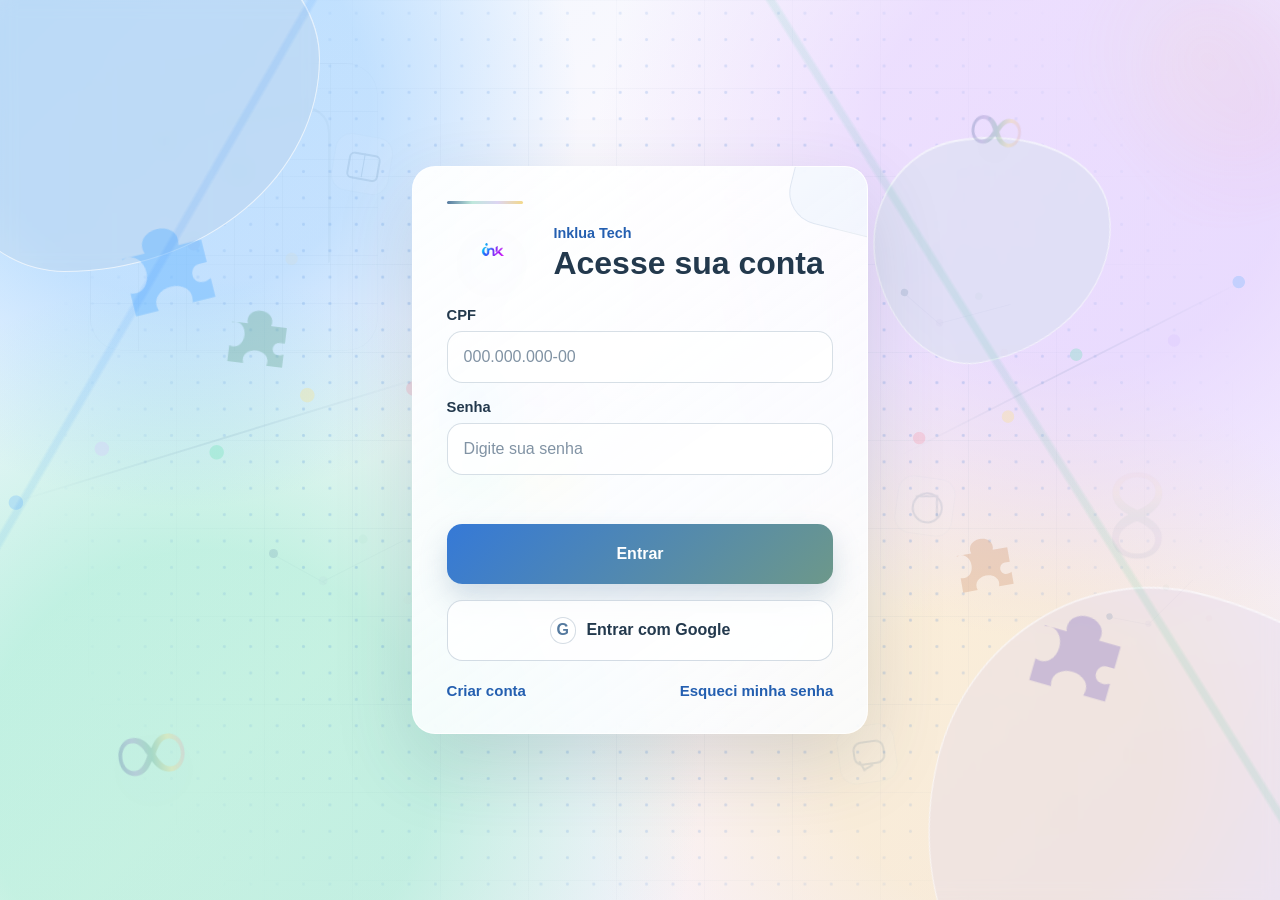
<file: login.html>
<!DOCTYPE html>
<html lang="pt-BR">
<head>
    <meta charset="UTF-8">
    <meta name="viewport" content="width=device-width, initial-scale=1.0">
    <title>Login | Inklua Tech</title>
    <link rel="stylesheet" href="login.css">
</head>
<body>
    <main class="login-page">
        <div class="login-background" aria-hidden="true">
            <span class="bg-path bg-path--left"></span>
            <span class="bg-path bg-path--right"></span>
            <span class="bg-cognitive-panel"></span>
            <span class="bg-shape bg-shape--one"></span>
            <span class="bg-shape bg-shape--two"></span>
            <span class="bg-shape bg-shape--three"></span>
            <span class="bg-symbol bg-symbol--puzzle-one"></span>
            <span class="bg-symbol bg-symbol--puzzle-two"></span>
            <span class="bg-symbol bg-symbol--puzzle-three"></span>
            <span class="bg-symbol bg-symbol--puzzle-four"></span>
            <span class="bg-symbol bg-symbol--puzzle-five"></span>
            <span class="bg-symbol bg-symbol--puzzle-six"></span>
            <span class="bg-symbol bg-symbol--puzzle-seven"></span>
            <span class="bg-symbol bg-symbol--puzzle-eight"></span>
            <span class="bg-symbol bg-symbol--infinity-one">&infin;</span>
            <span class="bg-symbol bg-symbol--infinity-two">&infin;</span>
            <span class="bg-symbol bg-symbol--infinity-three">&infin;</span>
            <span class="bg-node bg-node--one"></span>
            <span class="bg-node bg-node--two"></span>
            <span class="bg-node bg-node--three"></span>
            <span class="bg-edu bg-edu--book"></span>
            <span class="bg-edu bg-edu--chat"></span>
            <span class="bg-edu bg-edu--growth"></span>
        </div>

        <section class="login-card" aria-labelledby="login-title">
            <div class="login-brand">
                <span class="login-brand__mark">
                    <img src="assets/ink-logo.png" alt="Logo Inklua Tech">
                </span>
                <div>
                    <p class="login-brand__label">Inklua Tech</p>
                    <h1 id="login-title">Acesse sua conta</h1>
                </div>
            </div>

            <form class="login-form" id="loginForm" action="auth.php" method="post" novalidate>
                <input type="hidden" name="action" value="login">
                <input type="hidden" name="login_source" value="login.html">
                <div class="login-form__group">
                    <label for="cpf">CPF</label>
                    <input
                        type="text"
                        id="cpf"
                        name="cpf"
                        placeholder="000.000.000-00"
                        autocomplete="username"
                        inputmode="numeric"
                        aria-describedby="loginError"
                    >
                </div>

                <div class="login-form__group">
                    <label for="password">Senha</label>
                    <input
                        type="password"
                        id="password"
                        name="password"
                        placeholder="Digite sua senha"
                        autocomplete="current-password"
                        aria-describedby="loginError"
                    >
                </div>

                <p class="login-form__error" id="loginError" aria-live="polite"></p>

                <button class="login-button login-button--primary" type="submit">
                    Entrar
                </button>

                <button class="login-button login-button--google" type="button" aria-label="Entrar com Google">
                    <span class="login-button__google-mark" aria-hidden="true">G</span>
                    Entrar com Google
                </button>
            </form>

            <div class="login-links" aria-label="Links de acesso">
                <a href="Index.html#cadastro" class="login-link">Criar conta</a>
                <a href="#recover-password" class="login-link" id="recoverPasswordLink">Esqueci minha senha</a>
            </div>

            <form class="password-recovery-form" id="passwordRecoveryForm" action="auth.php" method="post" hidden novalidate>
                <input type="hidden" name="action" value="recover_password">
                <input type="hidden" name="recovery_source" value="login.html">

                <div class="login-form__group">
                    <label for="recoveryEmail">E-mail cadastrado</label>
                    <input
                        type="email"
                        id="recoveryEmail"
                        name="email"
                        placeholder="seuemail@exemplo.com"
                        autocomplete="email"
                        aria-describedby="recoveryMessage"
                    >
                </div>

                <p class="login-form__error recovery-message" id="recoveryMessage" aria-live="polite"></p>

                <button class="login-button login-button--primary" type="submit">
                    Enviar recupera&ccedil;&atilde;o
                </button>

                <div class="password-recovery-code" id="passwordRecoveryCodePanel" hidden>
                    <p>C&oacute;digo de recupera&ccedil;&atilde;o</p>
                    <strong id="passwordRecoveryCodePreview"></strong>

                    <div class="login-form__group">
                        <label for="passwordRecoveryCodeInput">Digite o c&oacute;digo recebido</label>
                        <input
                            type="text"
                            id="passwordRecoveryCodeInput"
                            inputmode="numeric"
                            maxlength="6"
                            placeholder="000000"
                            aria-describedby="passwordRecoveryCodeMessage"
                        >
                    </div>

                    <p class="login-form__error recovery-code-message" id="passwordRecoveryCodeMessage" aria-live="polite"></p>

                    <button class="login-button login-button--primary" id="verifyPasswordRecoveryCode" type="button">
                        Confirmar c&oacute;digo
                    </button>
                </div>

                <div class="new-password-form" id="newPasswordForm" hidden>
                    <input type="hidden" name="action" value="reset_password">
                    <input type="hidden" name="reset_source" value="login.html">

                    <div class="login-form__group">
                        <label for="newPassword">Nova senha</label>
                        <input
                            type="password"
                            id="newPassword"
                            name="new_password"
                            placeholder="Crie uma nova senha"
                            autocomplete="new-password"
                            aria-describedby="newPasswordMessage"
                            required
                        >
                    </div>

                    <div class="login-form__group">
                        <label for="confirmNewPassword">Confirmar nova senha</label>
                        <input
                            type="password"
                            id="confirmNewPassword"
                            name="confirm_password"
                            placeholder="Digite a senha novamente"
                            autocomplete="new-password"
                            aria-describedby="newPasswordMessage"
                            required
                        >
                    </div>

                    <p class="login-form__error new-password-message" id="newPasswordMessage" aria-live="polite"></p>

                    <button class="login-button login-button--primary" id="saveNewPasswordButton" type="button">
                        Confirmar nova senha
                    </button>
                </div>

                <button class="login-link password-recovery-form__back" id="backToLoginLink" type="button">
                    Voltar para o login
                </button>
            </form>
        </section>
    </main>

    <script src="login.js"></script>
</body>
</html>
</file>
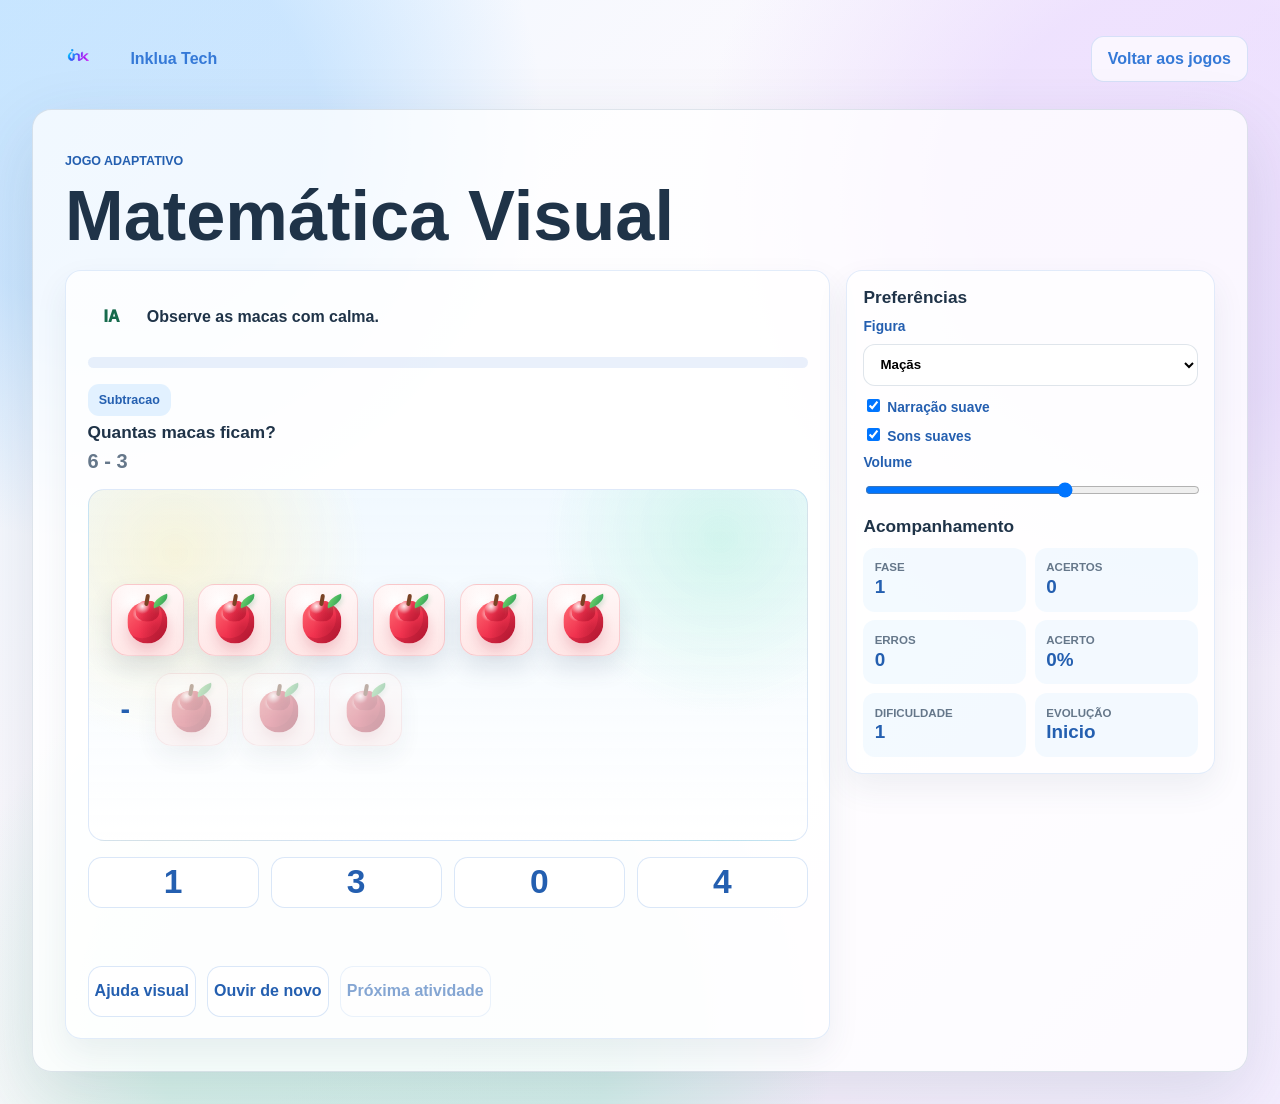
<file: matematica.html>
<!DOCTYPE html>
<html lang="pt-BR">
<head>
    <meta charset="UTF-8">
    <meta name="viewport" content="width=device-width, initial-scale=1.0">
    <title>INKLUAtech | Matem&aacute;tica Visual</title>
    <link rel="stylesheet" href="home.css">
</head>
<body class="math-page">
    <main class="math-shell">
        <header class="math-topbar">
            <a class="brand" href="home.html">
                <img src="assets/ink-logo.png" alt="Logo Inklua Tech">
                <span>Inklua Tech</span>
            </a>
            <a class="topbar-button" href="home.html#jogos">Voltar aos jogos</a>
        </header>

        <section class="math-focus" aria-labelledby="math-title">
            <div class="math-intro">
                <p class="eyebrow">Jogo adaptativo</p>
                <h1 id="math-title">Matem&aacute;tica Visual</h1>
            </div>

            <div class="math-layout">
                <section class="math-board" aria-labelledby="mathQuestionTitle">
                    <div class="math-guide" aria-live="polite">
                        <span aria-hidden="true">IA</span>
                        <strong id="guideMessage">Observe os objetos e escolha a resposta.</strong>
                    </div>

                    <div class="math-progress" aria-label="Progresso da fase">
                        <span id="mathProgressBar"></span>
                    </div>

                    <div class="math-question">
                        <span id="mathModeLabel">Contagem</span>
                        <h2 id="mathQuestionTitle">Quantos objetos aparecem?</h2>
                        <p id="mathExpression">Conte com calma.</p>
                    </div>

                    <div class="math-visual-scene" id="visualScene" aria-label="Objetos da atividade"></div>
                    <div class="math-options" id="mathOptions" aria-label="Op&ccedil;&otilde;es de resposta"></div>
                    <div class="game-feedback" id="mathFeedback" aria-live="polite"></div>

                    <div class="math-action-row">
                        <button class="math-soft-button" id="helpButton" type="button">Ajuda visual</button>
                        <button class="math-soft-button" id="repeatButton" type="button">Ouvir de novo</button>
                        <button class="math-soft-button" id="nextButton" type="button">Pr&oacute;xima atividade</button>
                    </div>
                </section>

                <aside class="math-side-panel" aria-label="Prefer&ecirc;ncias e progresso">
                    <section>
                        <h2>Prefer&ecirc;ncias</h2>
                        <label for="themeSelect">Figura</label>
                        <select id="themeSelect">
                            <option value="macas">Ma&ccedil;&atilde;s</option>
                        </select>

                        <label><input type="checkbox" id="voiceToggle" checked> Narra&ccedil;&atilde;o suave</label>
                        <label><input type="checkbox" id="soundToggle" checked> Sons suaves</label>
                        <label for="volumeControl">Volume</label>
                        <input id="volumeControl" type="range" min="0" max="1" step="0.1" value="0.6">
                    </section>

                    <section>
                        <h2>Acompanhamento</h2>
                        <div class="math-report-grid">
                            <div><span>Fase</span><strong id="panelLevel">1</strong></div>
                            <div><span>Acertos</span><strong id="panelCorrect">0</strong></div>
                            <div><span>Erros</span><strong id="panelWrong">0</strong></div>
                            <div><span>Acerto</span><strong id="panelAccuracy">0%</strong></div>
                            <div><span>Dificuldade</span><strong id="panelDifficulty">1</strong></div>
                            <div><span>Evolu&ccedil;&atilde;o</span><strong id="panelMedal">Inicio</strong></div>
                        </div>
                    </section>
                </aside>
            </div>
        </section>
    </main>

    <script src="platform-time.js"></script>
    <script src="game-progress.js"></script>
    <script src="inklua-speech.js"></script>
    <script src="matematica.js"></script>
</body>
</html>
</file>
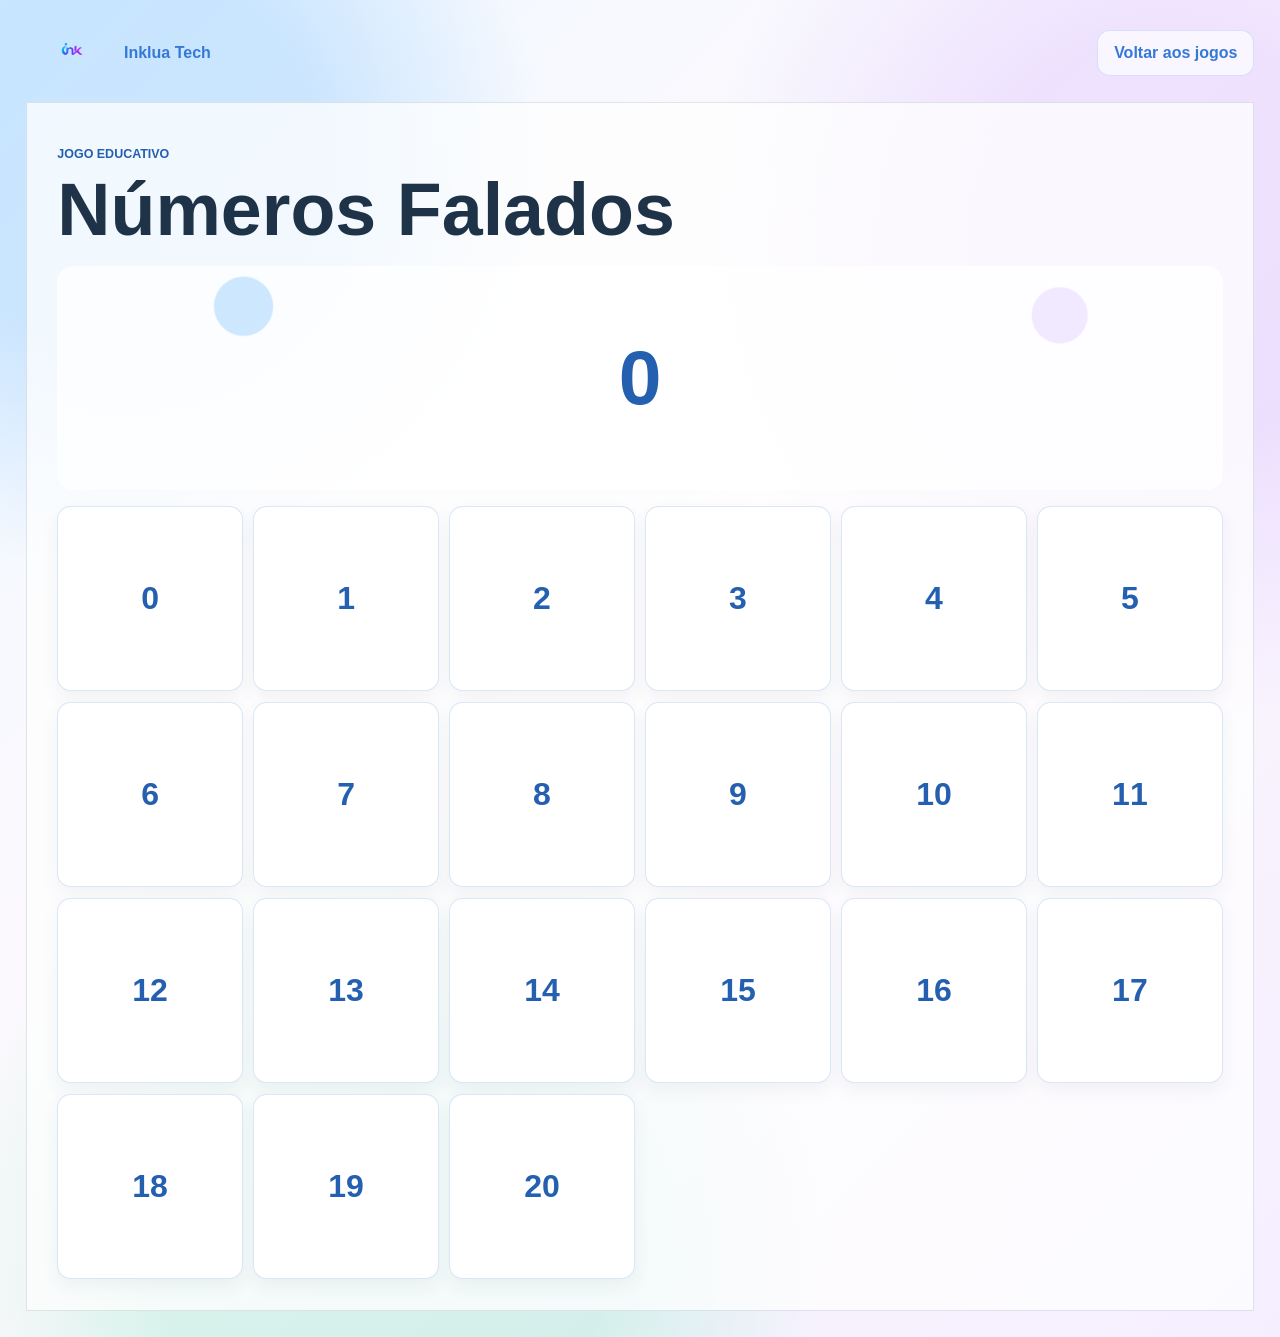
<file: numeros.html>
<!DOCTYPE html>
<html lang="pt-BR">
<head>
    <meta charset="UTF-8">
    <meta name="viewport" content="width=device-width, initial-scale=1.0">
    <title>INKLUAtech | N&uacute;meros Falados</title>
    <link rel="stylesheet" href="home.css">
</head>
<body class="number-page">
    <main class="number-shell">
        <header class="number-topbar">
            <a class="brand" href="home.html">
                <img src="assets/ink-logo.png" alt="Logo Inklua Tech">
                <span>Inklua Tech</span>
            </a>
            <a class="topbar-button" href="home.html#jogos">Voltar aos jogos</a>
        </header>

        <section class="number-focus" aria-labelledby="number-title">
            <div class="number-intro">
                <p class="eyebrow">Jogo educativo</p>
                <h1 id="number-title">N&uacute;meros Falados</h1>
            </div>

            <div class="number-game number-game--standalone">
                <div class="number-display" id="numberDisplay" aria-live="polite">0</div>
                <div class="number-grid" aria-label="N&uacute;meros de 0 a 20">
                    <button class="number-button" type="button" data-number="0">0</button>
                    <button class="number-button" type="button" data-number="1">1</button>
                    <button class="number-button" type="button" data-number="2">2</button>
                    <button class="number-button" type="button" data-number="3">3</button>
                    <button class="number-button" type="button" data-number="4">4</button>
                    <button class="number-button" type="button" data-number="5">5</button>
                    <button class="number-button" type="button" data-number="6">6</button>
                    <button class="number-button" type="button" data-number="7">7</button>
                    <button class="number-button" type="button" data-number="8">8</button>
                    <button class="number-button" type="button" data-number="9">9</button>
                    <button class="number-button" type="button" data-number="10">10</button>
                    <button class="number-button" type="button" data-number="11">11</button>
                    <button class="number-button" type="button" data-number="12">12</button>
                    <button class="number-button" type="button" data-number="13">13</button>
                    <button class="number-button" type="button" data-number="14">14</button>
                    <button class="number-button" type="button" data-number="15">15</button>
                    <button class="number-button" type="button" data-number="16">16</button>
                    <button class="number-button" type="button" data-number="17">17</button>
                    <button class="number-button" type="button" data-number="18">18</button>
                    <button class="number-button" type="button" data-number="19">19</button>
                    <button class="number-button" type="button" data-number="20">20</button>
                </div>
            </div>
        </section>
    </main>

    <script src="platform-time.js"></script>
    <script src="game-progress.js"></script>
    <script src="inklua-speech.js"></script>
    <script src="numeros.js"></script>
</body>
</html>
</file>
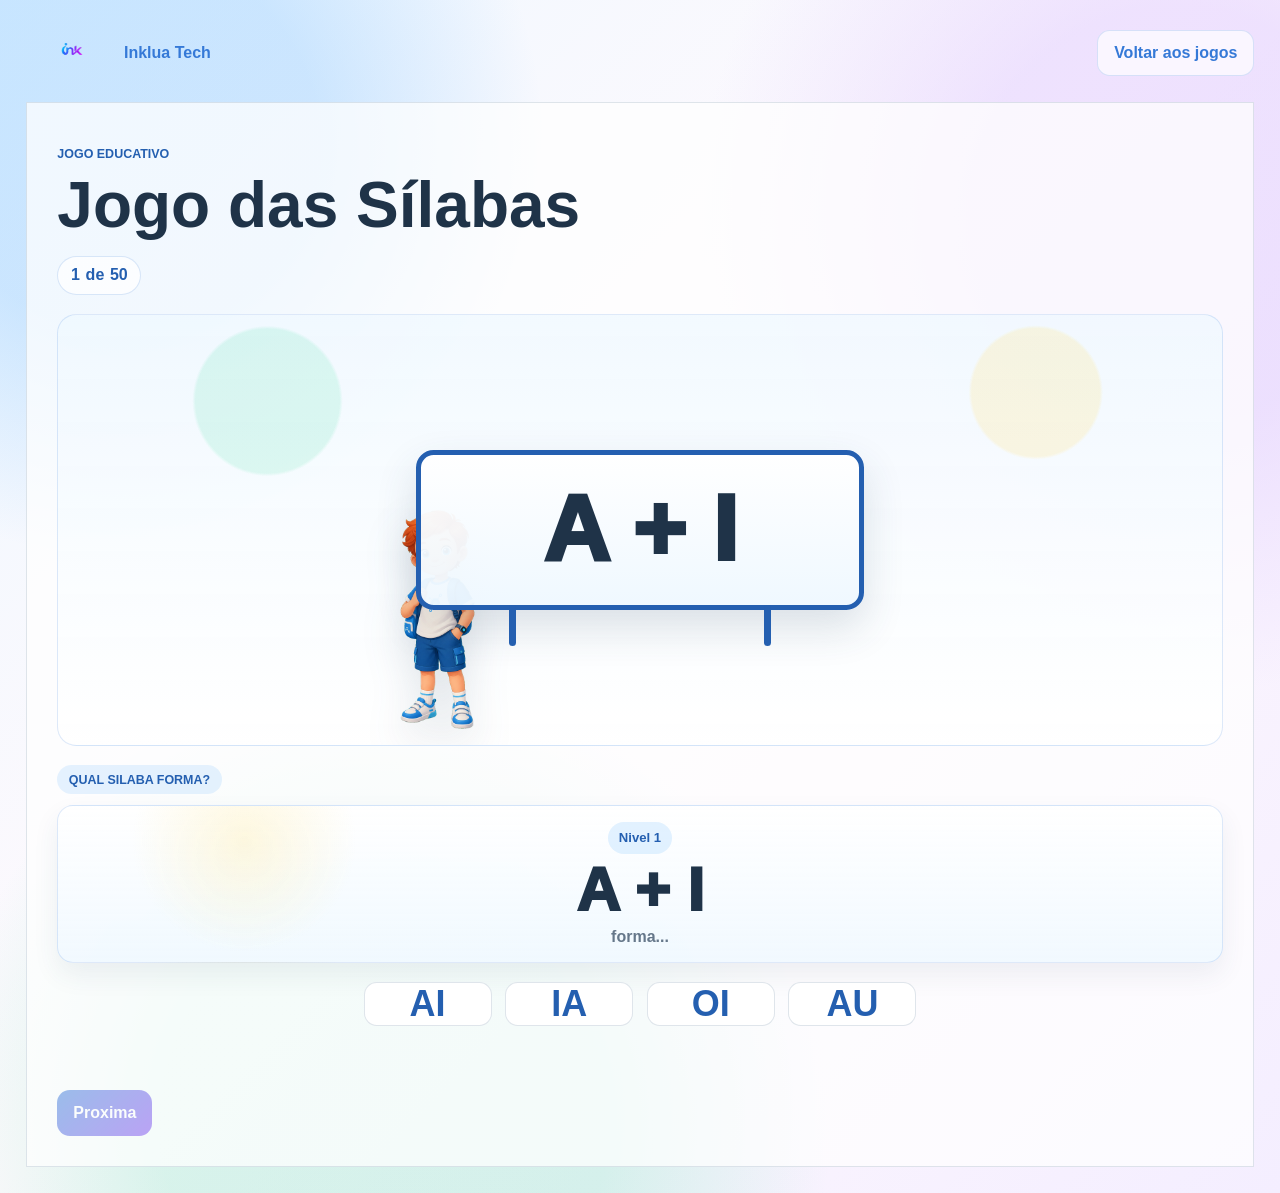
<file: silabas.html>
<!DOCTYPE html>
<html lang="pt-BR">
<head>
    <meta charset="UTF-8">
    <meta name="viewport" content="width=device-width, initial-scale=1.0">
    <title>INKLUAtech | Jogo das S&iacute;labas</title>
    <link rel="stylesheet" href="home.css">
</head>
<body class="simple-game-page syllable-page">
    <main class="simple-game-shell">
        <header class="simple-game-topbar">
            <a class="brand" href="home.html">
                <img src="assets/ink-logo.png" alt="Logo Inklua Tech">
                <span>Inklua Tech</span>
            </a>
            <a class="topbar-button" href="home.html#jogos">Voltar aos jogos</a>
        </header>

        <section class="simple-game-focus syllable-focus" aria-labelledby="syllable-title">
            <div class="syllable-intro">
                <p class="eyebrow">Jogo educativo</p>
                <h1 id="syllable-title">Jogo das S&iacute;labas</h1>
            </div>

            <div class="syllable-progress" aria-label="Progresso do jogo">
                <span id="syllableStep">1</span>
                <span>de</span>
                <span id="syllableTotal">5</span>
            </div>

            <article class="syllable-scene" aria-live="polite">
                <div class="inklua-student-avatar" aria-hidden="true">
                    <img src="assets/inklua-student-avatar.png" alt="">
                </div>
                <div class="syllable-board">
                    <span id="syllableLetters">A + I</span>
                </div>
            </article>

            <div class="syllable-question">
                <p class="eyebrow" id="syllablePrompt">Qual s&iacute;laba forma?</p>
                <div class="syllable-question-card" id="syllableQuestion">
                    <span class="game-level-pill">N&iacute;vel 1</span>
                    <strong>A + I</strong>
                    <small>forma...</small>
                </div>
            </div>

            <div class="choice-row syllable-options" id="syllableOptions" aria-label="Op&ccedil;&otilde;es de s&iacute;laba"></div>

            <p class="game-feedback" id="syllableFeedback" aria-live="polite"></p>

            <div class="syllable-actions">
                <button class="complete-button" id="nextSyllable" type="button" disabled>Pr&oacute;xima</button>
                <button class="topbar-button" id="restartSyllable" type="button" hidden>Jogar novamente</button>
            </div>
        </section>
    </main>

    <script src="platform-time.js"></script>
    <script src="game-progress.js"></script>
    <script src="inklua-speech.js"></script>
    <script src="silabas.js"></script>
</body>
</html>
</file>
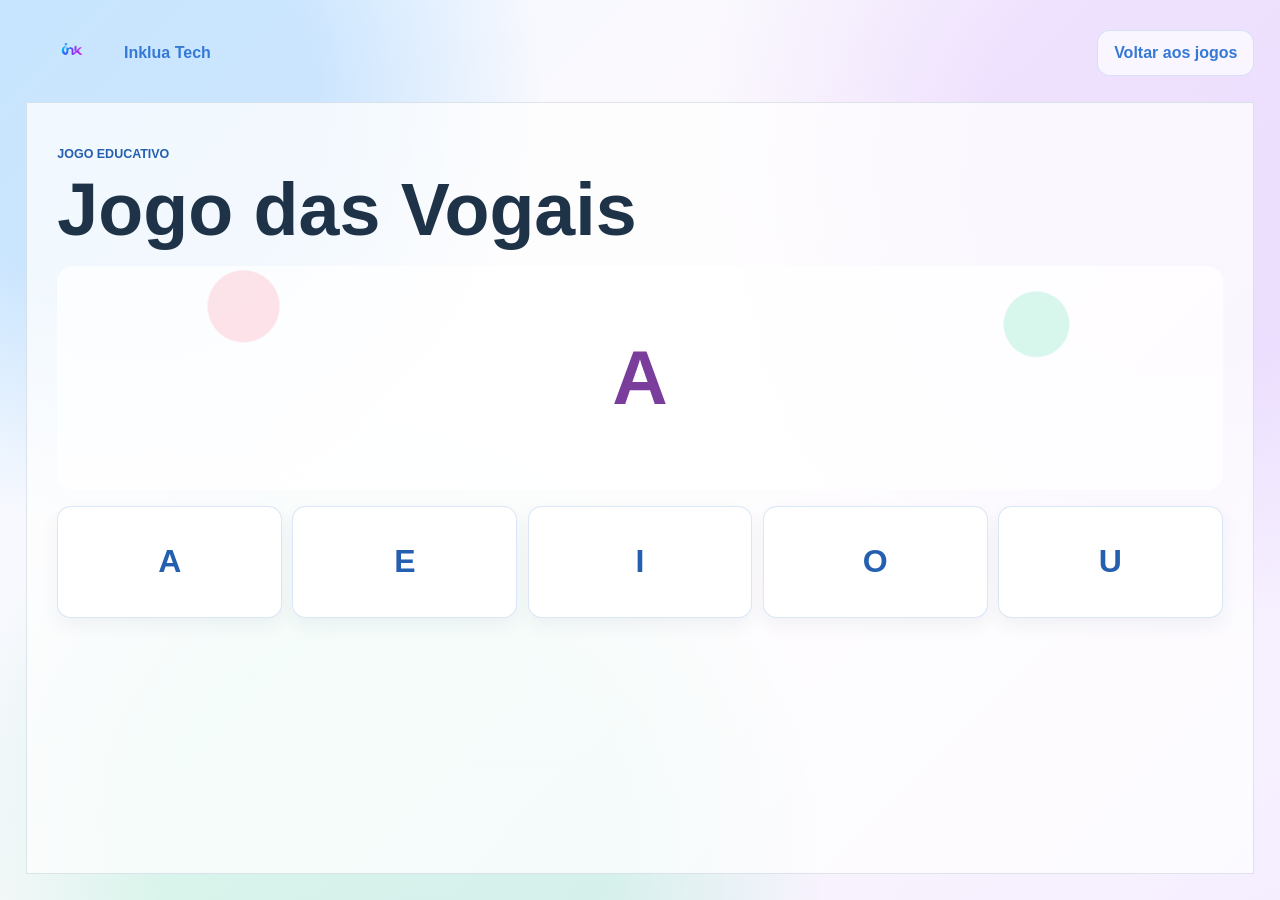
<file: vogais.html>
<!DOCTYPE html>
<html lang="pt-BR">
<head>
    <meta charset="UTF-8">
    <meta name="viewport" content="width=device-width, initial-scale=1.0">
    <title>INKLUAtech | Jogo das Vogais</title>
    <link rel="stylesheet" href="home.css">
</head>
<body class="alphabet-page">
    <main class="alphabet-shell">
        <header class="alphabet-topbar">
            <a class="brand" href="home.html">
                <img src="assets/ink-logo.png" alt="Logo Inklua Tech">
                <span>Inklua Tech</span>
            </a>
            <a class="topbar-button" href="home.html#jogos">Voltar aos jogos</a>
        </header>

        <section class="alphabet-focus" aria-labelledby="vowels-title">
            <div class="alphabet-intro">
                <p class="eyebrow">Jogo educativo</p>
                <h1 id="vowels-title">Jogo das Vogais</h1>
            </div>

            <div class="alphabet-game alphabet-game--standalone vowel-game">
                <div class="alphabet-display" id="vowelDisplay" aria-live="polite">A</div>
                <div class="alphabet-grid vowel-grid" aria-label="Vogais">
                    <button class="alphabet-letter vowel-letter" type="button" data-letter="A">A</button>
                    <button class="alphabet-letter vowel-letter" type="button" data-letter="E">E</button>
                    <button class="alphabet-letter vowel-letter" type="button" data-letter="I">I</button>
                    <button class="alphabet-letter vowel-letter" type="button" data-letter="O">O</button>
                    <button class="alphabet-letter vowel-letter" type="button" data-letter="U">U</button>
                </div>
            </div>
        </section>
    </main>

    <script src="platform-time.js"></script>
    <script src="game-progress.js"></script>
    <script src="inklua-speech.js"></script>
    <script src="vogais.js"></script>
</body>
</html>
</file>
<file: entrada.css>
:root {
    color-scheme: light;
    --color-text: #21364d;
    --color-muted: #66788b;
    --color-blue: #64b5ff;
    --color-lilac: #d8c2ff;
    --color-mint: #5fe3b1;
    --color-yellow: #ffe27a;
    --color-pink: #ff8fa3;
    --color-primary: #3579d7;
    --shadow-soft: 0 28px 80px rgba(47, 73, 98, 0.16);
    --ink: #17212b;
    --muted: #596875;
    --line: #d7e3e6;
    --surface: #ffffff;
    --soft: #f5faf8;
    --mint: #dff4ee;
    --teal: #167d7f;
    --deep-teal: #0f5f61;
    --blue: #315f9f;
    --coral: #f27d72;
    --yellow: #f6c65b;
    --lavender: #ece9ff;
    --sage: #dcefe4;
    --shadow: 0 20px 55px rgba(23, 33, 43, 0.12);
}

* {
    box-sizing: border-box;
}

html {
    scroll-behavior: smooth;
}

body {
    min-height: 100vh;
    margin: 0;
    color: var(--color-text);
    font-family: Inter, "Segoe UI", Arial, Helvetica, sans-serif;
    background:
        radial-gradient(circle at 14% 16%, rgba(100, 181, 255, 0.34) 0 13rem, transparent 28rem),
        radial-gradient(circle at 88% 18%, rgba(216, 194, 255, 0.52) 0 13rem, transparent 31rem),
        radial-gradient(circle at 18% 86%, rgba(95, 227, 177, 0.32) 0 15rem, transparent 31rem),
        linear-gradient(135deg, #eaf6ff 0%, #fff9fd 46%, #f1eaff 100%);
}

body::before {
    content: "";
    position: fixed;
    inset: 0;
    pointer-events: none;
    background-image:
        linear-gradient(rgba(53, 121, 215, 0.055) 1px, transparent 1px),
        linear-gradient(90deg, rgba(53, 121, 215, 0.045) 1px, transparent 1px);
    background-size: 5.5rem 5.5rem;
    -webkit-mask-image: radial-gradient(circle at center, #000 0 48%, transparent 82%);
    mask-image: radial-gradient(circle at center, #000 0 48%, transparent 82%);
}

a {
    color: inherit;
    text-decoration: none;
}

.entry-page {
    position: relative;
    isolation: isolate;
    min-height: 100vh;
    display: flex;
    flex-direction: column;
    align-items: center;
    justify-content: center;
    padding: 2rem;
    gap: 2rem;
    overflow-x: hidden;
}

.entry-background {
    position: fixed;
    inset: 0;
    z-index: -1;
    pointer-events: none;
}

.entry-puzzle {
    position: absolute;
    width: 7rem;
    height: 7rem;
    background: currentColor;
    -webkit-mask: url("data:image/svg+xml,%3Csvg xmlns='http://www.w3.org/2000/svg' viewBox='0 0 100 100'%3E%3Cpath fill='black' d='M10 32H33C31 27 32 21 36 17C43 10 57 10 64 17C68 21 69 27 67 32H90V55H82C73 55 70 68 78 72C82 74 86 73 90 71V90H67C69 84 68 79 64 75C57 68 43 68 36 75C32 79 31 84 33 90H10V67C16 69 21 68 25 64C32 57 32 43 25 36C21 32 16 31 10 33V32Z'/%3E%3C/svg%3E") center / contain no-repeat;
    mask: url("data:image/svg+xml,%3Csvg xmlns='http://www.w3.org/2000/svg' viewBox='0 0 100 100'%3E%3Cpath fill='black' d='M10 32H33C31 27 32 21 36 17C43 10 57 10 64 17C68 21 69 27 67 32H90V55H82C73 55 70 68 78 72C82 74 86 73 90 71V90H67C69 84 68 79 64 75C57 68 43 68 36 75C32 79 31 84 33 90H10V67C16 69 21 68 25 64C32 57 32 43 25 36C21 32 16 31 10 33V32Z'/%3E%3C/svg%3E") center / contain no-repeat;
    filter: drop-shadow(0 18px 34px rgba(53, 121, 215, 0.16));
}

.entry-puzzle--one {
    left: 7%;
    top: 22%;
    color: var(--color-blue);
    opacity: 0.42;
    transform: rotate(-9deg);
}

.entry-puzzle--two {
    left: 15%;
    top: 32%;
    color: var(--color-mint);
    opacity: 0.34;
    transform: rotate(8deg) scale(0.78);
}

.entry-puzzle--three {
    right: 8%;
    bottom: 18%;
    color: var(--color-lilac);
    opacity: 0.38;
    transform: rotate(14deg) scale(1.1);
}

.entry-infinity {
    position: absolute;
    right: 13%;
    top: 14%;
    font-family: Georgia, "Times New Roman", serif;
    font-size: 9rem;
    font-weight: 700;
    opacity: 0.16;
    background: linear-gradient(90deg, var(--color-blue), #b42cff, var(--color-mint), var(--color-yellow), var(--color-pink));
    background-clip: text;
    -webkit-background-clip: text;
    color: transparent;
    transform: rotate(8deg);
}

.entry-line {
    position: absolute;
    width: 36rem;
    height: 10rem;
    border-radius: 999px;
    opacity: 0.28;
    background:
        radial-gradient(circle at 12% 52%, rgba(100, 181, 255, 0.85) 0 0.42rem, transparent 0.5rem),
        radial-gradient(circle at 34% 36%, rgba(216, 194, 255, 0.85) 0 0.42rem, transparent 0.5rem),
        radial-gradient(circle at 56% 58%, rgba(95, 227, 177, 0.78) 0 0.42rem, transparent 0.5rem),
        radial-gradient(circle at 78% 42%, rgba(255, 226, 122, 0.8) 0 0.42rem, transparent 0.5rem);
}

.entry-line::before {
    content: "";
    position: absolute;
    left: 4rem;
    right: 4rem;
    top: 5rem;
    height: 2px;
    background: linear-gradient(90deg, transparent, rgba(53, 121, 215, 0.34), transparent);
}

.entry-line--one {
    left: -9rem;
    bottom: 14%;
    transform: rotate(-16deg);
}

.entry-line--two {
    right: -10rem;
    top: 38%;
    transform: rotate(158deg);
}

.entry-hero {
    width: min(100%, 72rem);
    min-height: min(43rem, calc(100vh - 4rem));
    display: grid;
    grid-template-columns: minmax(0, 1.05fr) minmax(20rem, 0.72fr);
    grid-template-rows: auto 1fr;
    gap: 2rem 3rem;
    align-items: center;
    padding: clamp(1.4rem, 4vw, 3rem);
    border: 1px solid rgba(255, 255, 255, 0.76);
    border-radius: 2rem;
    background: linear-gradient(145deg, rgba(255, 255, 255, 0.78), rgba(247, 251, 255, 0.58));
    box-shadow: var(--shadow-soft);
    backdrop-filter: blur(24px) saturate(125%);
}

.entry-brand {
    grid-column: 1 / -1;
    display: flex;
    align-items: center;
    justify-content: space-between;
    gap: 1rem;
    color: var(--color-primary);
    font-size: 1rem;
    font-weight: 900;
}

.entry-brand__home {
    display: inline-flex;
    align-items: center;
    gap: 1rem;
}

.entry-brand img {
    width: 8rem;
    height: 4rem;
    object-fit: contain;
    filter: drop-shadow(0 12px 22px rgba(53, 121, 215, 0.18));
}

.entry-content {
    max-width: 42rem;
}

.entry-kicker {
    width: fit-content;
    margin: 0 0 1rem;
    padding: 0.55rem 0.8rem;
    border: 1px solid rgba(53, 121, 215, 0.14);
    border-radius: 999px;
    color: #245fb0;
    background: rgba(255, 255, 255, 0.56);
    font-size: 0.88rem;
    font-weight: 850;
}

.entry-content h1 {
    max-width: 12ch;
    margin: 0;
    color: var(--color-text);
    font-size: clamp(2.4rem, 7vw, 5rem);
    line-height: 0.98;
    letter-spacing: 0;
}

.entry-text {
    max-width: 42rem;
    margin: 1.35rem 0 0;
    color: var(--color-muted);
    font-size: clamp(1rem, 2vw, 1.18rem);
    line-height: 1.75;
}

.entry-actions {
    display: flex;
    flex-wrap: wrap;
    gap: 0.85rem;
    margin-top: 2rem;
}

.entry-button {
    min-height: 3.25rem;
    display: inline-flex;
    align-items: center;
    justify-content: center;
    padding: 0.85rem 1.15rem;
    border-radius: 0.95rem;
    font-weight: 850;
    transition: transform 180ms ease, box-shadow 180ms ease, background 180ms ease;
}

.entry-button:hover {
    transform: translateY(-2px);
}

.entry-button:focus-visible {
    outline: 4px solid rgba(95, 227, 177, 0.42);
    outline-offset: 3px;
}

.entry-button--primary {
    color: #ffffff;
    background: linear-gradient(135deg, var(--color-primary), #7b43f0);
    box-shadow: 0 14px 28px rgba(53, 121, 215, 0.24);
}

.entry-button--secondary {
    color: var(--color-primary);
    border: 1px solid rgba(53, 121, 215, 0.18);
    background: rgba(255, 255, 255, 0.66);
}

.entry-panel {
    display: grid;
    gap: 0.9rem;
}

.entry-card {
    display: grid;
    grid-template-columns: auto 1fr;
    gap: 0.85rem;
    align-items: center;
    padding: 1rem;
    border: 1px solid rgba(112, 139, 166, 0.22);
    border-radius: 1rem;
    background: rgba(255, 255, 255, 0.62);
    box-shadow: 0 14px 34px rgba(47, 73, 98, 0.08);
}

.entry-card__icon {
    width: 2.6rem;
    height: 2.6rem;
    border-radius: 0.85rem;
    background:
        radial-gradient(circle at 50% -4%, rgba(255, 255, 255, 0.88) 0 0.45rem, transparent 0.5rem),
        linear-gradient(135deg, var(--color-blue), #8d5cff);
}

.entry-card__icon--mint {
    background:
        radial-gradient(circle at 104% 50%, rgba(255, 255, 255, 0.88) 0 0.45rem, transparent 0.5rem),
        linear-gradient(135deg, var(--color-mint), var(--color-yellow));
}

.entry-card__icon--lilac {
    background:
        radial-gradient(circle at -4% 50%, rgba(255, 255, 255, 0.88) 0 0.45rem, transparent 0.5rem),
        linear-gradient(135deg, var(--color-lilac), var(--color-pink));
}

.entry-card strong {
    display: block;
    margin-bottom: 0.25rem;
    color: var(--color-text);
    font-size: 0.98rem;
}

.entry-card p {
    margin: 0;
    color: var(--color-muted);
    font-size: 0.92rem;
    line-height: 1.45;
}

.entry-next {
    width: min(100%, 72rem);
    display: grid;
    gap: 1.4rem;
    padding: clamp(1.4rem, 4vw, 3rem);
    border: 1px solid rgba(255, 255, 255, 0.76);
    border-radius: 1.4rem;
    background: rgba(255, 255, 255, 0.72);
    box-shadow: 0 18px 54px rgba(47, 73, 98, 0.1);
    backdrop-filter: blur(20px) saturate(120%);
}

.entry-next__content {
    max-width: 48rem;
}

.entry-next__content h2 {
    max-width: 18ch;
    margin: 0;
    color: var(--color-text);
    font-size: clamp(1.9rem, 4vw, 3.4rem);
    line-height: 1.05;
    letter-spacing: 0;
}

.entry-next__content p:not(.entry-kicker) {
    max-width: 44rem;
    margin: 1rem 0 0;
    color: var(--color-muted);
    font-size: 1.02rem;
    line-height: 1.65;
}

.entry-next__grid {
    display: grid;
    grid-template-columns: repeat(3, minmax(0, 1fr));
    gap: 1rem;
}

.entry-feature {
    min-height: 13rem;
    padding: 1.2rem;
    border: 1px solid rgba(112, 139, 166, 0.22);
    border-radius: 1rem;
    background: rgba(255, 255, 255, 0.66);
}

.entry-feature__number {
    display: inline-grid;
    width: 2.7rem;
    height: 2.7rem;
    place-items: center;
    border-radius: 0.85rem;
    color: var(--color-primary);
    background: rgba(100, 181, 255, 0.2);
    font-weight: 900;
}

.entry-feature h3 {
    margin: 1.2rem 0 0.55rem;
    color: var(--color-text);
    font-size: 1.1rem;
}

.entry-feature p {
    margin: 0;
    color: var(--color-muted);
    font-size: 0.95rem;
    line-height: 1.55;
}

.entry-login-layer,
.entry-register-layer {
    position: fixed;
    inset: 0;
    z-index: 20;
    display: grid;
    place-items: center;
    padding: 1rem;
    opacity: 0;
    pointer-events: none;
    transition: opacity 180ms ease;
}

.entry-login-layer:target,
.entry-register-layer:target {
    opacity: 1;
    pointer-events: auto;
}

.entry-login-layer__backdrop {
    position: absolute;
    inset: 0;
    background: rgba(33, 54, 77, 0.34);
    backdrop-filter: blur(10px);
}

.entry-login-card,
.entry-register-card {
    position: relative;
    z-index: 1;
    width: min(100%, 28rem);
    padding: 2rem;
    border: 1px solid rgba(255, 255, 255, 0.76);
    border-radius: 1.35rem;
    background: linear-gradient(145deg, rgba(255, 255, 255, 0.9), rgba(247, 251, 255, 0.76));
    box-shadow: var(--shadow-soft);
}

.entry-register-card {
    width: min(100%, 48rem);
    max-height: calc(100vh - 2rem);
    overflow-y: auto;
}

.entry-login-card__close {
    position: absolute;
    top: 0.9rem;
    right: 0.9rem;
    width: 2.3rem;
    height: 2.3rem;
    display: grid;
    place-items: center;
    border: 1px solid rgba(53, 121, 215, 0.16);
    border-radius: 0.8rem;
    color: var(--color-primary);
    background: rgba(255, 255, 255, 0.72);
    font-size: 1.4rem;
    font-weight: 800;
    line-height: 1;
}

.entry-login-card__brand {
    display: flex;
    align-items: center;
    gap: 0.9rem;
    margin-bottom: 1.4rem;
}

.entry-login-card__brand img {
    width: 5.4rem;
    height: 3.2rem;
    object-fit: contain;
    filter: drop-shadow(0 12px 22px rgba(53, 121, 215, 0.18));
}

.entry-login-card__brand p {
    margin: 0 0 0.25rem;
    color: var(--color-primary);
    font-size: 0.88rem;
    font-weight: 850;
}

.entry-login-card__brand h2 {
    margin: 0;
    color: var(--color-text);
    font-size: clamp(1.5rem, 5vw, 2rem);
    line-height: 1.12;
}

.entry-login-form {
    display: grid;
    gap: 1rem;
}

.entry-register-form {
    display: grid;
    gap: 1.15rem;
}

.entry-register-tab-input {
    position: absolute;
    inline-size: 1px;
    block-size: 1px;
    opacity: 0;
    pointer-events: none;
}

.entry-register-tabs {
    display: grid;
    grid-template-columns: repeat(2, minmax(0, 1fr));
    gap: 0.6rem;
}

.entry-register-tabs label {
    min-height: 2.8rem;
    display: inline-flex;
    align-items: center;
    justify-content: center;
    padding: 0.7rem;
    border: 1px solid rgba(53, 121, 215, 0.18);
    border-radius: 0.85rem;
    color: var(--color-primary);
    background: rgba(255, 255, 255, 0.62);
    font-size: 0.9rem;
    font-weight: 850;
    text-align: center;
    cursor: pointer;
}

.entry-register-form fieldset {
    display: grid;
    gap: 0.9rem;
    min-width: 0;
    margin: 0;
    padding: 1rem;
    border: 1px solid rgba(112, 139, 166, 0.22);
    border-radius: 1rem;
    background: rgba(255, 255, 255, 0.56);
}

.entry-register-form legend {
    padding: 0 0.35rem;
    color: var(--color-primary);
    font-size: 0.9rem;
    font-weight: 900;
}

.entry-register-section-title {
    margin: 0;
    color: var(--color-text);
    font-size: 1.05rem;
}

.entry-register-form .entry-register-step--profile,
.entry-register-form .entry-register-actions {
    display: none;
}

#tab-perfil:checked ~ .entry-register-step--access {
    display: none;
}

#tab-perfil:checked ~ .entry-register-step--profile,
#tab-perfil:checked ~ .entry-register-actions {
    display: grid;
}

#tab-acesso:checked ~ .entry-register-step--access {
    display: grid;
}

#tab-acesso:checked ~ .entry-register-tabs label:first-child,
#tab-perfil:checked ~ .entry-register-tabs label:last-child {
    color: #ffffff;
    background: linear-gradient(135deg, var(--color-primary), #7b43f0);
    box-shadow: 0 10px 22px rgba(53, 121, 215, 0.18);
}

.entry-register-grid {
    display: grid;
    grid-template-columns: repeat(2, minmax(0, 1fr));
    gap: 0.9rem;
}

.entry-login-form__group {
    display: grid;
    gap: 0.45rem;
}

.entry-login-form__group label,
.entry-form-label {
    color: var(--color-text);
    font-size: 0.92rem;
    font-weight: 850;
}

.entry-login-form__group input,
.entry-login-form__group select,
.entry-login-form__group textarea {
    width: 100%;
    min-height: 3.25rem;
    padding: 0.85rem 1rem;
    border: 1px solid rgba(112, 139, 166, 0.28);
    border-radius: 0.95rem;
    color: var(--color-text);
    background: rgba(255, 255, 255, 0.82);
    font: inherit;
    outline: none;
    resize: vertical;
    transition: border-color 180ms ease, box-shadow 180ms ease, background 180ms ease;
}

.entry-login-form__group textarea {
    min-height: 5.6rem;
}

.age-stepper {
    display: grid;
    grid-template-columns: 3.25rem minmax(0, 1fr) 3.25rem;
    align-items: stretch;
    gap: 0.45rem;
}

.entry-login-form__group .age-stepper__input {
    min-width: 0;
    text-align: center;
    font-weight: 850;
}

.age-stepper__button {
    min-height: 3.25rem;
    border: 1px solid rgba(112, 139, 166, 0.28);
    border-radius: 0.95rem;
    color: var(--color-primary);
    background: #ffffff;
    font: inherit;
    font-size: 1.35rem;
    font-weight: 900;
    line-height: 1;
    cursor: pointer;
    transition: transform 180ms ease, border-color 180ms ease, box-shadow 180ms ease;
}

.age-stepper__button:hover,
.age-stepper__button:focus-visible {
    border-color: rgba(53, 121, 215, 0.68);
    box-shadow: 0 0 0 4px rgba(95, 227, 177, 0.22);
    transform: translateY(-1px);
    outline: none;
}

.entry-check-grid {
    display: grid;
    grid-template-columns: repeat(2, minmax(0, 1fr));
    gap: 0.65rem;
}

.entry-check-grid label {
    min-height: 3rem;
    display: flex;
    align-items: center;
    gap: 0.55rem;
    padding: 0.75rem 0.85rem;
    border: 1px solid rgba(112, 139, 166, 0.22);
    border-radius: 0.9rem;
    background: rgba(255, 255, 255, 0.7);
    font-size: 0.88rem;
    line-height: 1.25;
}

.entry-check-grid input {
    width: 1rem;
    height: 1rem;
    flex: 0 0 auto;
    accent-color: var(--color-primary);
}

.entry-login-form__group input:focus,
.entry-login-form__group select:focus,
.entry-login-form__group textarea:focus {
    border-color: rgba(53, 121, 215, 0.68);
    background: #ffffff;
    box-shadow: 0 0 0 4px rgba(95, 227, 177, 0.28);
}

.entry-login-form__group input.is-invalid {
    border-color: #a34843;
    background: #fffafa;
    box-shadow: 0 0 0 4px rgba(163, 72, 67, 0.12);
}

.entry-login-form__error {
    min-height: 1.25rem;
    margin: -0.25rem 0 0;
    color: #a34843;
    font-size: 0.9rem;
    font-weight: 800;
    line-height: 1.4;
}

.entry-recovery-message.is-success {
    color: #167d7f;
}

.entry-recovery-message.is-error {
    color: #a34843;
}

.entry-recovery-code {
    display: grid;
    gap: 0.85rem;
    margin-top: 1rem;
    padding: 1rem;
    border: 1px solid rgba(112, 139, 166, 0.22);
    border-radius: 0.95rem;
    background: rgba(255, 255, 255, 0.62);
}

.entry-recovery-code[hidden] {
    display: none;
}

.entry-recovery-code p {
    margin: 0;
}

.entry-recovery-code strong {
    width: fit-content;
    padding: 0.55rem 0.8rem;
    border-radius: 0.75rem;
    color: #167d7f;
    background: rgba(95, 227, 177, 0.18);
    font-size: 1.35rem;
    letter-spacing: 0.12rem;
}

.entry-recovery-code__message.is-success {
    color: #167d7f;
}

.entry-recovery-code__message.is-error {
    color: #a34843;
}

.entry-new-password-form {
    display: grid;
    gap: 0.85rem;
    margin-top: 1rem;
    padding: 1rem;
    border: 1px solid rgba(112, 139, 166, 0.22);
    border-radius: 0.95rem;
    background: rgba(255, 255, 255, 0.62);
}

.entry-new-password-form[hidden] {
    display: none;
}

.entry-new-password-message.is-success {
    color: #167d7f;
}

.entry-new-password-message.is-error {
    color: #a34843;
}

.entry-login-form__button {
    min-height: 3.75rem;
    padding: 1rem 1.2rem;
    border: 0;
    border-radius: 0.95rem;
    color: #ffffff;
    background: linear-gradient(135deg, var(--color-primary), #7b43f0);
    box-shadow: 0 14px 28px rgba(53, 121, 215, 0.24);
    font: inherit;
    font-weight: 850;
    cursor: pointer;
    touch-action: manipulation;
    transition: transform 180ms ease, box-shadow 180ms ease;
}

.entry-login-form__button:hover {
    transform: translateY(-2px);
    box-shadow: 0 18px 34px rgba(53, 121, 215, 0.28);
}

.entry-login-card__links {
    display: flex;
    flex-wrap: wrap;
    justify-content: space-between;
    gap: 0.75rem;
    margin-top: 1.1rem;
    color: var(--color-primary);
    font-size: 0.92rem;
    font-weight: 850;
}

.entry-register-form .entry-register-actions {
    grid-template-columns: minmax(0, 1fr) minmax(0, 1fr);
    gap: 0.85rem;
}

.entry-login-card__close:focus-visible,
.entry-login-form__button:focus-visible,
.entry-login-card__links a:focus-visible {
    outline: 4px solid rgba(95, 227, 177, 0.42);
    outline-offset: 3px;
}

.hero {
    position: relative;
    min-height: 100vh;
    display: flex;
    flex-direction: column;
    overflow: hidden;
    padding: 28px clamp(18px, 4vw, 56px);
    color: var(--ink);
    background:
        linear-gradient(90deg, rgba(245, 250, 248, 0.99), rgba(245, 250, 248, 0.88)),
        url("assets/entrada-bg.png");
    background-size: cover;
    background-position: center;
}

.hero::after {
    content: "";
    position: absolute;
    inset: 0;
    background-image:
        linear-gradient(90deg, rgba(22, 125, 127, 0.08) 1px, transparent 1px),
        linear-gradient(0deg, rgba(49, 95, 159, 0.07) 1px, transparent 1px);
    background-size: 56px 56px;
    -webkit-mask-image: linear-gradient(90deg, transparent, #000 18%, #000 82%, transparent);
    mask-image: linear-gradient(90deg, transparent, #000 18%, #000 82%, transparent);
    opacity: 0.52;
    pointer-events: none;
}

.puzzle-pattern {
    position: absolute;
    inset: 0;
    overflow: hidden;
    pointer-events: none;
}

.puzzle-piece {
    position: absolute;
    width: 128px;
    height: 128px;
    border-radius: 22px;
    opacity: 0.16;
    filter: saturate(0.95);
}

.puzzle-piece::before,
.puzzle-piece::after {
    content: "";
    position: absolute;
    width: 42px;
    height: 42px;
    border-radius: 50%;
    background: inherit;
}

.puzzle-piece::before {
    top: -21px;
    left: 43px;
}

.puzzle-piece::after {
    right: -21px;
    top: 43px;
}

.piece-blue {
    top: 16%;
    right: 7%;
    background: var(--blue);
    transform: rotate(12deg);
}

.piece-yellow {
    right: 24%;
    bottom: 13%;
    background: var(--yellow);
    transform: rotate(-18deg);
}

.piece-coral {
    left: 4%;
    bottom: 16%;
    background: var(--coral);
    transform: rotate(21deg);
}

.piece-teal {
    top: 32%;
    right: -34px;
    background: var(--teal);
    transform: rotate(-8deg);
}

.topbar,
.hero-grid {
    position: relative;
    z-index: 2;
}

.topbar {
    display: flex;
    align-items: center;
    justify-content: space-between;
    gap: 20px;
}

.brand {
    display: inline-flex;
    align-items: center;
    gap: 42px;
    font-size: 1.1rem;
    font-weight: 800;
}

.brand-logo {
    width: 58px;
    height: 58px;
    object-fit: contain;
    flex: 0 0 auto;
    transform: scale(1.9);
    transform-origin: left center;
}

.topbar-link,
.button {
    display: inline-flex;
    min-height: 46px;
    align-items: center;
    justify-content: center;
    border-radius: 8px;
    font-weight: 800;
}

.topbar-link {
    padding: 0 18px;
    color: var(--teal);
    background: rgba(255, 255, 255, 0.72);
    border: 1px solid var(--line);
}

.hero-grid {
    width: min(1180px, 100%);
    flex: 1;
    display: grid;
    grid-template-columns: minmax(0, 1fr) minmax(340px, 0.9fr);
    align-items: center;
    gap: clamp(28px, 6vw, 76px);
    margin: 0 auto;
    padding: 46px 0 34px;
}

.hero-copy {
    max-width: 720px;
}

.eyebrow {
    margin: 0 0 14px;
    color: var(--deep-teal);
    font-size: 0.82rem;
    font-weight: 800;
    letter-spacing: 0;
    text-transform: uppercase;
}

.hero-copy h1,
.section-heading h2 {
    margin: 0;
    line-height: 1.05;
}

.hero-copy h1 {
    max-width: 760px;
    font-size: clamp(2.35rem, 5vw, 5rem);
    text-wrap: balance;
}

.hero-copy p {
    max-width: 620px;
    margin: 24px 0 0;
    color: var(--muted);
    font-size: 1.12rem;
    line-height: 1.75;
}

.identity-strip {
    display: flex;
    flex-wrap: wrap;
    gap: 10px;
    margin-top: 24px;
}

.identity-strip span {
    display: inline-flex;
    min-height: 38px;
    align-items: center;
    border: 1px solid rgba(22, 125, 127, 0.18);
    border-radius: 8px;
    padding: 0 13px;
    color: var(--deep-teal);
    font-size: 0.92rem;
    font-weight: 800;
    background: rgba(255, 255, 255, 0.72);
}

.hero-actions {
    display: flex;
    flex-wrap: wrap;
    gap: 14px;
    margin-top: 32px;
}

.button {
    padding: 0 22px;
    border: 1px solid transparent;
}

.button.primary {
    color: #ffffff;
    background: var(--deep-teal);
}

.button.secondary {
    color: var(--teal);
    background: #ffffff;
    border-color: var(--line);
}

.button:hover,
.topbar-link:hover {
    transform: translateY(-1px);
    box-shadow: 0 10px 22px rgba(23, 33, 43, 0.1);
}

.calm-board {
    display: grid;
    gap: 14px;
    padding: clamp(18px, 3vw, 30px);
    border: 1px solid rgba(215, 227, 230, 0.82);
    border-radius: 8px;
    background: rgba(255, 255, 255, 0.82);
    box-shadow: var(--shadow);
    backdrop-filter: blur(12px);
}

.board-header {
    display: grid;
    gap: 6px;
    padding: 4px 4px 8px;
}

.board-kicker {
    color: var(--deep-teal);
    font-size: 0.78rem;
    font-weight: 800;
    text-transform: uppercase;
}

.board-header strong {
    font-size: clamp(1.45rem, 2.4vw, 2rem);
}

.routine-card,
.support-card,
.sensory-card,
.choice-grid span {
    border: 1px solid var(--line);
    border-radius: 8px;
    background: #ffffff;
}

.routine-card {
    padding: 24px;
}

.support-card,
.sensory-card {
    display: flex;
    align-items: center;
    gap: 14px;
    padding: 18px;
}

.card-label {
    display: block;
    margin-bottom: 8px;
    color: var(--muted);
    font-size: 0.85rem;
    font-weight: 700;
}

.routine-card strong,
.support-card strong,
.sensory-card strong {
    display: block;
    font-size: 1.25rem;
}

.routine-steps {
    display: grid;
    gap: 10px;
    margin-top: 20px;
}

.routine-steps span {
    display: flex;
    min-height: 38px;
    align-items: center;
    padding: 0 12px;
    border-radius: 8px;
    color: var(--ink);
    font-size: 0.9rem;
    font-weight: 800;
}

.routine-steps span:nth-child(1) {
    background: var(--mint);
}

.routine-steps span:nth-child(2) {
    background: rgba(246, 198, 91, 0.42);
}

.routine-steps span:nth-child(3) {
    background: rgba(49, 95, 159, 0.18);
}

.status-dot {
    width: 18px;
    height: 18px;
    flex: 0 0 auto;
    border-radius: 50%;
    background: var(--coral);
    box-shadow: 0 0 0 8px rgba(242, 125, 114, 0.14);
}

.sensory-card {
    border-left: 6px solid var(--yellow);
}

.choice-grid {
    display: grid;
    grid-template-columns: repeat(2, minmax(0, 1fr));
    gap: 10px;
}

.choice-grid span {
    min-height: 54px;
    display: flex;
    align-items: center;
    justify-content: center;
    padding: 8px 10px;
    color: var(--deep-teal);
    font-size: 0.9rem;
    font-weight: 800;
    text-align: center;
    background: var(--sage);
}

.choice-grid span:nth-child(2) {
    background: var(--lavender);
}

.choice-grid span:nth-child(3) {
    background: var(--mint);
}

.choice-grid span:nth-child(4) {
    background: rgba(246, 198, 91, 0.32);
}

.resource-section {
    position: relative;
    padding: 72px clamp(18px, 4vw, 56px);
    background:
        linear-gradient(180deg, rgba(255, 255, 255, 0.96), rgba(255, 255, 255, 0.96)),
        radial-gradient(circle at 18% 24%, rgba(246, 198, 91, 0.22) 0 34px, transparent 35px),
        radial-gradient(circle at 86% 18%, rgba(22, 125, 127, 0.16) 0 42px, transparent 43px),
        #ffffff;
}

.section-heading {
    width: min(900px, 100%);
    margin: 0 auto 32px;
}

.section-heading h2 {
    max-width: 760px;
    font-size: clamp(1.8rem, 3vw, 3rem);
}

.resource-grid {
    width: min(1180px, 100%);
    display: grid;
    grid-template-columns: repeat(3, minmax(0, 1fr));
    gap: 18px;
    margin: 0 auto;
}

.resource-item {
    min-height: 220px;
    padding: 24px;
    border: 1px solid var(--line);
    border-radius: 8px;
    background: var(--soft);
}

.resource-icon {
    display: inline-grid;
    width: 44px;
    height: 44px;
    place-items: center;
    border-radius: 8px;
    color: var(--teal);
    font-weight: 800;
    background: var(--mint);
}

.resource-item h3 {
    margin: 24px 0 10px;
    font-size: 1.2rem;
}

.resource-item p {
    margin: 0;
    color: var(--muted);
    line-height: 1.65;
}

@media (max-width: 900px) {
    .hero {
        min-height: auto;
    }

    .hero-grid {
        grid-template-columns: 1fr;
    }

    .calm-board {
        max-width: 620px;
    }

    .resource-grid {
        grid-template-columns: 1fr;
    }
}

@media (max-width: 52rem) {
    .entry-page {
        padding: 1rem;
    }

    .entry-hero {
        min-height: auto;
        grid-template-columns: 1fr;
        gap: 2rem;
        border-radius: 1.4rem;
    }

    .entry-brand img {
        width: 6.7rem;
        height: 3.4rem;
    }

    .entry-content h1 {
        max-width: 11ch;
    }

    .entry-actions {
        flex-direction: column;
    }

    .entry-button,
    .entry-next > .entry-button {
        width: 100%;
    }

    .entry-next__grid {
        grid-template-columns: 1fr;
    }

    .entry-register-grid,
    .entry-register-actions,
    .entry-check-grid {
        grid-template-columns: 1fr;
    }

    .entry-login-card,
    .entry-register-card {
        padding: 1.35rem;
        border-radius: 1.1rem;
    }

    .entry-infinity {
        right: -1rem;
        top: 3rem;
        font-size: 5.2rem;
    }

    .entry-puzzle--one {
        left: -2rem;
    }

    .entry-puzzle--three {
        right: -2.5rem;
        bottom: 8%;
    }
}

@media (max-width: 540px) {
    .topbar {
        align-items: flex-start;
        flex-direction: column;
    }

    .hero-actions,
    .button,
    .topbar-link {
        width: 100%;
    }

    .hero-copy p {
        font-size: 1rem;
    }

    .resource-section {
        padding-top: 52px;
    }
}
</file>
<file: home.css>
:root {
    --text: #1f3348;
    --muted: #65778a;
    --primary: #3579d7;
    --primary-dark: #245fb0;
    --blue: #64b5ff;
    --mint: #5fe3b1;
    --yellow: #ffe27a;
    --lilac: #d8c2ff;
    --pink: #ff8fa3;
    --line: rgba(112, 139, 166, 0.22);
    --surface: rgba(255, 255, 255, 0.74);
    --shadow: 0 24px 70px rgba(47, 73, 98, 0.14);
}

* {
    box-sizing: border-box;
}

body {
    min-height: 100vh;
    margin: 0;
    color: var(--text);
    font-family: Inter, "Segoe UI", Arial, Helvetica, sans-serif;
    background:
        radial-gradient(circle at 10% 12%, rgba(100, 181, 255, 0.28) 0 12rem, transparent 26rem),
        radial-gradient(circle at 92% 18%, rgba(216, 194, 255, 0.42) 0 13rem, transparent 30rem),
        radial-gradient(circle at 30% 94%, rgba(95, 227, 177, 0.24) 0 14rem, transparent 28rem),
        linear-gradient(135deg, #eef8ff 0%, #fff9fd 48%, #f4eeff 100%);
}

a {
    color: inherit;
    text-decoration: none;
}

button {
    font: inherit;
}

[hidden] {
    display: none !important;
}

.visually-hidden {
    position: absolute;
    width: 1px;
    height: 1px;
    padding: 0;
    margin: -1px;
    overflow: hidden;
    clip: rect(0, 0, 0, 0);
    white-space: nowrap;
    border: 0;
}

.platform-shell {
    min-height: 100vh;
    display: grid;
    grid-template-columns: 17rem minmax(0, 1fr);
}

.sidebar {
    position: sticky;
    top: 0;
    height: 100vh;
    display: flex;
    flex-direction: column;
    gap: 1.2rem;
    padding: 1.4rem;
    border-right: 1px solid var(--line);
    background: rgba(255, 255, 255, 0.66);
    backdrop-filter: blur(18px);
}

.brand {
    display: flex;
    align-items: center;
    gap: 0.35rem;
    color: var(--primary);
    font-weight: 900;
    line-height: 1;
}

.brand img {
    width: clamp(4.6rem, 9vw, 5.8rem);
    height: clamp(2.7rem, 5vw, 3.4rem);
    object-fit: contain;
    object-position: center;
    flex: 0 0 auto;
}

.brand span {
    display: inline-flex;
    align-items: center;
    min-height: clamp(2.7rem, 5vw, 3.4rem);
    margin-left: 0;
    transform: none;
    white-space: nowrap;
}

.nav-menu {
    display: grid;
    gap: 0.45rem;
}

.nav-menu a,
.topbar-button,
.game-button,
.complete-button {
    min-height: 2.85rem;
    display: inline-flex;
    align-items: center;
    justify-content: center;
    border-radius: 0.8rem;
    font-weight: 850;
}

.nav-menu a {
    justify-content: flex-start;
    padding: 0 0.9rem;
    color: var(--muted);
}

.nav-menu a:hover,
.nav-menu a.is-active {
    color: var(--primary-dark);
    background: rgba(100, 181, 255, 0.16);
}

.nav-menu a.is-active {
    border: 1px solid rgba(53, 121, 215, 0.24);
    box-shadow: inset 0.25rem 0 0 var(--primary);
}

.student-card {
    margin-top: auto;
    padding: 1rem;
    border: 1px solid var(--line);
    border-radius: 0.9rem;
    background: rgba(255, 255, 255, 0.66);
}

.student-card span,
.eyebrow {
    color: var(--primary-dark);
    font-size: 0.78rem;
    font-weight: 900;
    letter-spacing: 0;
    text-transform: uppercase;
}

.student-card strong {
    display: block;
    margin-top: 0.25rem;
    font-size: 1.2rem;
}

.student-card p {
    margin: 0.55rem 0 0;
    color: var(--muted);
    line-height: 1.55;
}

.platform-content {
    display: grid;
    gap: 1.4rem;
    align-content: start;
    padding: clamp(1rem, 3vw, 2rem);
}

.platform-view {
    min-height: calc(100vh - clamp(1rem, 3vw, 2rem) * 2 - 6rem);
}

.platform-view.is-active-view {
    animation: view-enter 160ms ease-out;
}

@keyframes view-enter {
    from {
        opacity: 0;
        transform: translateY(0.25rem);
    }

    to {
        opacity: 1;
        transform: translateY(0);
    }
}

.topbar {
    display: flex;
    align-items: center;
    justify-content: space-between;
    gap: 1rem;
}

.topbar h1,
.section-heading h2,
.activity-board h2,
.section-block h2 {
    margin: 0;
    line-height: 1.08;
    letter-spacing: 0;
}

.topbar h1 {
    font-size: clamp(2rem, 4vw, 3.4rem);
}

.topbar-button {
    padding: 0 1rem;
    color: var(--primary);
    border: 1px solid rgba(53, 121, 215, 0.18);
    background: rgba(255, 255, 255, 0.7);
}

.system-alert {
    margin: 0;
    padding: 0.8rem 1rem;
    border: 1px solid rgba(163, 72, 67, 0.22);
    border-radius: 0.8rem;
    color: #a34843;
    background: rgba(255, 250, 250, 0.82);
    font-weight: 800;
}

.system-success {
    margin: 0;
    padding: 0.8rem 1rem;
    border: 1px solid rgba(39, 145, 96, 0.22);
    border-radius: 0.8rem;
    color: #1f7a55;
    background: rgba(240, 255, 248, 0.82);
    font-weight: 800;
}

.overview-grid,
.game-grid,
.report-summary {
    display: grid;
    grid-template-columns: repeat(3, minmax(0, 1fr));
    gap: 1rem;
}

.welcome-panel {
    display: grid;
    gap: 0.65rem;
    margin-bottom: 1rem;
    padding: clamp(1rem, 3vw, 1.5rem);
    border: 1px solid rgba(53, 121, 215, 0.18);
    border-radius: 1rem;
    background:
        linear-gradient(135deg, rgba(255, 255, 255, 0.78), rgba(239, 248, 255, 0.7)),
        radial-gradient(circle at 92% 20%, rgba(95, 227, 177, 0.28) 0 4rem, transparent 4.2rem);
    box-shadow: 0 14px 38px rgba(47, 73, 98, 0.08);
}

.welcome-panel h2 {
    margin: 0;
    color: var(--text);
    font-size: clamp(1.7rem, 4vw, 2.7rem);
    line-height: 1.08;
}

.welcome-panel p:not(.eyebrow) {
    max-width: 44rem;
    margin: 0;
    color: var(--muted);
    font-size: 1.08rem;
    font-weight: 750;
    line-height: 1.45;
}

.welcome-actions {
    display: flex;
    flex-wrap: wrap;
    gap: 0.6rem;
    margin-top: 0.25rem;
}

.welcome-actions a {
    min-height: 2.55rem;
    display: inline-flex;
    align-items: center;
    justify-content: center;
    padding: 0 0.85rem;
    border: 1px solid rgba(53, 121, 215, 0.18);
    border-radius: 0.75rem;
    color: var(--primary-dark);
    background: rgba(255, 255, 255, 0.72);
    font-size: 0.9rem;
    font-weight: 900;
}

.welcome-actions a:first-child {
    color: #ffffff;
    border-color: transparent;
    background: linear-gradient(135deg, var(--primary), #7b43f0);
    box-shadow: 0 10px 20px rgba(53, 121, 215, 0.18);
}

.mood-checkin {
    display: grid;
    grid-template-columns: minmax(14rem, 0.8fr) minmax(0, 1.2fr);
    gap: 1rem;
    align-items: center;
    margin-bottom: 1rem;
    padding: clamp(1rem, 3vw, 1.25rem);
    border: 1px solid rgba(53, 121, 215, 0.16);
    border-radius: 1rem;
    background:
        radial-gradient(circle at 8% 18%, rgba(255, 226, 122, 0.28) 0 3.4rem, transparent 3.6rem),
        linear-gradient(135deg, rgba(255, 255, 255, 0.86), rgba(255, 240, 245, 0.72));
    box-shadow: 0 14px 38px rgba(47, 73, 98, 0.08);
}

.mood-checkin h3 {
    margin: 0.2rem 0 0;
    color: var(--text);
    font-size: clamp(1.1rem, 2.2vw, 1.45rem);
}

.mood-checkin p:not(.eyebrow) {
    margin: 0.35rem 0 0;
    color: var(--muted);
    line-height: 1.45;
    font-weight: 750;
}

.mood-options {
    display: grid;
    grid-template-columns: repeat(4, minmax(0, 1fr));
    gap: 0.75rem;
}

.mood-options button {
    min-height: 7rem;
    display: grid;
    place-items: center;
    align-content: center;
    gap: 0.45rem;
    padding: 0.8rem 0.5rem;
    border: 1px solid rgba(53, 121, 215, 0.14);
    border-radius: 0.95rem;
    color: var(--text);
    background: rgba(255, 255, 255, 0.78);
    cursor: pointer;
    transition: transform 180ms ease, border-color 180ms ease, box-shadow 180ms ease, background 180ms ease;
}

.mood-options button:hover {
    transform: translateY(-0.14rem);
    border-color: rgba(53, 121, 215, 0.3);
    box-shadow: 0 1rem 1.8rem rgba(47, 73, 98, 0.11);
}

.mood-options button.is-selected {
    border-color: rgba(36, 95, 176, 0.42);
    background: rgba(231, 246, 255, 0.94);
    box-shadow: 0 0 0 0.22rem rgba(100, 181, 255, 0.14);
}

.mood-options span {
    font-family: "Segoe UI Emoji", "Apple Color Emoji", "Noto Color Emoji", sans-serif;
    font-size: 2.25rem;
    line-height: 1;
}

.mood-options strong {
    font-size: 0.92rem;
}

#moodFeedback {
    width: fit-content;
    margin: 0.55rem 0 0;
    padding: 0.55rem 0.75rem;
    border-radius: 0.8rem;
    color: #176b4d;
    background: rgba(95, 227, 177, 0.2);
    font-weight: 850;
}

.overview-card,
.game-card,
.report-card,
.section-block,
.activity-board {
    border: 1px solid var(--line);
    border-radius: 1rem;
    background: var(--surface);
    box-shadow: 0 14px 38px rgba(47, 73, 98, 0.08);
}

.overview-card,
.report-card {
    display: flex;
    align-items: center;
    gap: 0.85rem;
    padding: 1rem;
}

.overview-card strong,
.report-card strong {
    display: block;
    margin-bottom: 0.25rem;
}

.overview-card p,
.game-card p,
.report-card p {
    margin: 0;
    color: var(--muted);
    line-height: 1.5;
}

.overview-icon {
    width: 2.7rem;
    height: 2.7rem;
    display: grid;
    place-items: center;
    flex: 0 0 auto;
    border-radius: 0.85rem;
    color: var(--primary-dark);
    background: rgba(100, 181, 255, 0.22);
    font-weight: 900;
}

.overview-icon--mint {
    background: rgba(95, 227, 177, 0.22);
}

.overview-icon--yellow {
    background: rgba(255, 226, 122, 0.34);
}

.report-summary,
.report-grid,
.report-panel--wide {
    margin-top: 1rem;
}

.report-card__number {
    width: 3rem;
    height: 3rem;
    flex: 0 0 auto;
    display: grid;
    place-items: center;
    border-radius: 0.9rem;
    color: var(--primary-dark);
    background: rgba(100, 181, 255, 0.18);
    font-size: 1.35rem;
    font-weight: 950;
}

.report-grid {
    display: grid;
    grid-template-columns: minmax(0, 1fr) minmax(0, 1fr);
    gap: 1rem;
}

.report-grid > :only-child {
    grid-column: 1 / -1;
}

.report-panel {
    padding: 1rem;
    border: 1px solid var(--line);
    border-radius: 1rem;
    background: rgba(255, 255, 255, 0.62);
}

.report-panel h3 {
    margin: 0 0 1rem;
    font-size: 1rem;
}

.skill-progress {
    display: grid;
    gap: 0.45rem;
    margin-top: 0.85rem;
}

.skill-progress__row {
    display: flex;
    justify-content: space-between;
    gap: 1rem;
    color: var(--text);
    font-weight: 850;
}

.skill-progress__row strong {
    color: var(--primary-dark);
}

.skill-progress__bar {
    height: 0.72rem;
    overflow: hidden;
    border-radius: 999px;
    background: rgba(112, 139, 166, 0.18);
}

.skill-progress__bar span {
    display: block;
    height: 100%;
    border-radius: inherit;
    background: linear-gradient(90deg, var(--blue), var(--mint));
}

.report-details {
    display: grid;
    gap: 0.85rem;
    margin: 0;
}

.report-details div {
    padding-bottom: 0.85rem;
    border-bottom: 1px solid var(--line);
}

.report-details div:last-child {
    padding-bottom: 0;
    border-bottom: 0;
}

.report-details dt {
    color: var(--primary-dark);
    font-weight: 900;
}

.report-details dd {
    margin: 0.25rem 0 0;
    color: var(--muted);
    line-height: 1.5;
}

.report-timeline {
    display: grid;
    gap: 0.7rem;
    margin: 0;
    padding: 0;
    list-style: none;
}

.report-timeline li {
    padding: 0.85rem 1rem;
    border-radius: 0.85rem;
    background: rgba(216, 194, 255, 0.2);
    line-height: 1.5;
}

.report-action-grid {
    display: grid;
    grid-template-columns: repeat(3, minmax(0, 1fr));
    gap: 0.85rem;
}

.report-action-card {
    display: grid;
    align-content: start;
    gap: 0.65rem;
    min-height: 11rem;
    padding: 1rem;
    border: 1px solid rgba(53, 121, 215, 0.16);
    border-radius: 0.9rem;
    background: rgba(255, 255, 255, 0.68);
}

.report-action-card strong {
    color: var(--text);
}

.report-action-card p {
    margin: 0;
    color: var(--muted);
    line-height: 1.5;
}

.report-action-card a {
    min-height: 2.45rem;
    display: inline-flex;
    align-items: center;
    justify-content: center;
    width: fit-content;
    margin-top: auto;
    padding: 0 0.85rem;
    border-radius: 0.75rem;
    color: #ffffff;
    background: linear-gradient(135deg, var(--primary), #7b43f0);
    font-weight: 900;
}

.report-metrics-grid {
    display: grid;
    gap: 0.85rem;
    grid-template-columns: repeat(3, minmax(0, 1fr));
}

.report-metric-card {
    padding: 1rem;
    border: 1px solid rgba(53, 121, 215, 0.16);
    border-radius: 0.9rem;
    background: rgba(255, 255, 255, 0.68);
    display: grid;
    gap: 0.4rem;
}

.report-metric-card span {
    color: var(--primary-dark);
    font-size: 0.78rem;
    font-weight: 900;
    text-transform: uppercase;
}

.report-metric-card strong {
    color: var(--text);
    font-size: clamp(1.45rem, 3vw, 2rem);
    line-height: 1;
}

.report-metric-card p,
.report-insight-text {
    margin: 0;
    color: var(--muted);
    line-height: 1.5;
}

.report-insight-text {
    margin-top: 0.9rem;
    padding: 0.9rem 1rem;
    border-radius: 0.85rem;
    background: rgba(100, 181, 255, 0.12);
}

.section-block,
.activity-board {
    padding: clamp(1rem, 2vw, 1.4rem);
}

.section-heading,
.activity-board__header {
    display: flex;
    align-items: center;
    justify-content: space-between;
    gap: 1rem;
    margin-bottom: 1rem;
}

.platform-form {
    display: grid;
    gap: 1rem;
}

.form-subtitle {
    margin: 0.45rem 0 0;
    color: var(--primary-dark);
    font-size: 1rem;
}

.form-grid {
    display: grid;
    grid-template-columns: repeat(2, minmax(0, 1fr));
    gap: 1rem;
}

.form-group {
    display: grid;
    gap: 0.5rem;
}

.form-group label,
.form-label {
    color: var(--text);
    font-size: 0.94rem;
    font-weight: 850;
    line-height: 1.35;
}

.form-group input,
.form-group select,
.form-group textarea {
    width: 100%;
    min-height: 3.15rem;
    padding: 0.85rem 0.95rem;
    border: 1px solid rgba(112, 139, 166, 0.28);
    border-radius: 0.85rem;
    color: var(--text);
    background: rgba(255, 255, 255, 0.82);
    font: inherit;
    outline: none;
    resize: vertical;
    transition: border-color 180ms ease, box-shadow 180ms ease, background 180ms ease;
}

.form-group textarea {
    min-height: 5rem;
}

.age-stepper {
    display: grid;
    grid-template-columns: 3.15rem minmax(0, 1fr) 3.15rem;
    align-items: stretch;
    gap: 0.45rem;
}

.form-group .age-stepper__input {
    min-width: 0;
    text-align: center;
    font-weight: 850;
}

.age-stepper__button {
    min-height: 3.15rem;
    border: 1px solid rgba(112, 139, 166, 0.28);
    border-radius: 0.85rem;
    color: var(--primary-dark);
    background: #ffffff;
    font: inherit;
    font-size: 1.35rem;
    font-weight: 900;
    line-height: 1;
    cursor: pointer;
    transition: transform 180ms ease, border-color 180ms ease, box-shadow 180ms ease;
}

.age-stepper__button:hover,
.age-stepper__button:focus-visible {
    border-color: rgba(53, 121, 215, 0.68);
    box-shadow: 0 0 0 4px rgba(95, 227, 177, 0.2);
    transform: translateY(-1px);
    outline: none;
}

.form-group input:focus,
.form-group select:focus,
.form-group textarea:focus {
    border-color: rgba(53, 121, 215, 0.68);
    background: #ffffff;
    box-shadow: 0 0 0 4px rgba(95, 227, 177, 0.22);
}

.check-grid {
    display: grid;
    grid-template-columns: repeat(2, minmax(0, 1fr));
    gap: 0.65rem;
}

.check-grid label {
    min-height: 3rem;
    display: flex;
    align-items: center;
    gap: 0.55rem;
    padding: 0.75rem 0.85rem;
    border: 1px solid rgba(112, 139, 166, 0.22);
    border-radius: 0.85rem;
    background: rgba(255, 255, 255, 0.66);
    font-size: 0.88rem;
    line-height: 1.25;
}

.check-grid input {
    width: 1rem;
    height: 1rem;
    flex: 0 0 auto;
    accent-color: var(--primary);
}

.platform-form.is-filtered .is-unselected-option,
.platform-form.is-filtered .is-empty-answer {
    display: none;
}

.form-filter-toggle {
    min-height: 2.85rem;
    justify-self: start;
    padding: 0 1rem;
    border: 1px solid rgba(53, 121, 215, 0.18);
    border-radius: 0.8rem;
    color: var(--primary);
    background: rgba(255, 255, 255, 0.7);
    font: inherit;
    font-weight: 850;
    cursor: pointer;
}

.level-progress-card {
    display: grid;
    gap: 0.55rem;
    max-width: 34rem;
    margin: 0 auto 1rem;
    padding: 1rem;
    border: 1px solid rgba(53, 121, 215, 0.18);
    border-radius: 0.9rem;
    color: var(--text);
    background: rgba(255, 255, 255, 0.74);
    box-shadow: 0 14px 38px rgba(47, 73, 98, 0.08);
}

.level-progress-card span {
    color: var(--primary-dark);
    font-size: 0.78rem;
    font-weight: 900;
    text-transform: uppercase;
}

.level-progress-card strong {
    display: block;
    margin-top: 0.2rem;
    font-size: 1.35rem;
}

.level-progress-card__meter {
    height: 0.65rem;
    overflow: hidden;
    border-radius: 999px;
    background: rgba(112, 139, 166, 0.18);
}

.level-progress-card__meter span {
    display: block;
    height: 100%;
    border-radius: inherit;
    background: linear-gradient(90deg, var(--blue), var(--mint));
}

.level-progress-card__status {
    margin: 0;
    color: var(--muted);
    font-weight: 750;
}

.form-submit {
    width: fit-content;
    min-width: 12rem;
}

.form-status {
    min-height: 1.4rem;
    margin: 0;
    color: var(--primary-dark);
    font-weight: 850;
}

.game-card {
    display: grid;
    align-content: start;
    gap: 0.8rem;
    min-height: 15.5rem;
    padding: 1rem;
    overflow: hidden;
    position: relative;
}

.game-card h3 {
    display: flex;
    align-items: center;
    gap: 0.55rem;
    margin: 0;
    font-size: 1.25rem;
}

.game-badge {
    width: fit-content;
    padding: 0.38rem 0.6rem;
    border-radius: 999px;
    color: var(--primary-dark);
    background: rgba(100, 181, 255, 0.22);
    font-size: 0.8rem;
    font-weight: 900;
}

.game-badge--mint {
    background: rgba(95, 227, 177, 0.22);
}

.game-badge--yellow {
    background: rgba(255, 226, 122, 0.38);
}

.game-badge--pink {
    background: rgba(255, 143, 163, 0.24);
}

.game-visual {
    display: grid;
    place-items: center;
    color: var(--primary-dark);
    border: 1px solid rgba(53, 121, 215, 0.14);
    background: rgba(255, 255, 255, 0.62);
    box-shadow: inset 0 1px 0 rgba(255, 255, 255, 0.72), 0 12px 24px rgba(47, 73, 98, 0.08);
    font-weight: 950;
}

.game-visual {
    width: 100%;
    min-height: 6.2rem;
    border-radius: 0.9rem;
    font-size: clamp(2rem, 6vw, 3.6rem);
    line-height: 1;
}

.game-visual--emotions {
    color: #8f4f00;
    background:
        radial-gradient(circle at 50% 42%, transparent 0 1.25rem, rgba(31, 51, 72, 0.18) 1.32rem 1.42rem, transparent 1.5rem),
        radial-gradient(circle at 38% 36%, #1f3348 0 0.22rem, transparent 0.26rem),
        radial-gradient(circle at 62% 36%, #1f3348 0 0.22rem, transparent 0.26rem),
        linear-gradient(135deg, rgba(255, 226, 122, 0.9), rgba(255, 143, 163, 0.44));
}

.game-visual--routine {
    background:
        linear-gradient(90deg, rgba(95, 227, 177, 0.88) 0 30%, transparent 30% 35%, rgba(100, 181, 255, 0.72) 35% 65%, transparent 65% 70%, rgba(216, 194, 255, 0.84) 70%),
        rgba(255, 255, 255, 0.65);
}

.game-visual--colors {
    background:
        linear-gradient(90deg, #eb5757 0 20%, #f2994a 20% 40%, #ffe066 40% 60%, #27ae60 60% 80%, #2f80ed 80%),
        #ffffff;
}

.game-visual--shapes {
    background:
        radial-gradient(circle at 23% 50%, #eb5757 0 1.15rem, transparent 1.2rem),
        linear-gradient(45deg, transparent 0 57%, #f6c65b 57% 78%, transparent 78%),
        linear-gradient(135deg, #2f80ed 0 0) 68% 50% / 2.6rem 2.6rem no-repeat,
        rgba(255, 255, 255, 0.66);
}

.game-visual--letters {
    color: #9c3f72;
    background: linear-gradient(135deg, rgba(255, 143, 163, 0.34), rgba(216, 194, 255, 0.66));
}

.game-visual--vowels {
    color: #7a3d9c;
    font-size: clamp(1.45rem, 4vw, 2.45rem);
    letter-spacing: 0.04rem;
    background:
        radial-gradient(circle at 18% 24%, rgba(255, 143, 163, 0.35) 0 1.5rem, transparent 1.6rem),
        radial-gradient(circle at 82% 72%, rgba(95, 227, 177, 0.32) 0 1.6rem, transparent 1.7rem),
        linear-gradient(135deg, rgba(255, 255, 255, 0.82), rgba(216, 194, 255, 0.58));
}

.game-visual--syllables {
    color: #245fb0;
    font-size: clamp(1.45rem, 4vw, 2.35rem);
    background:
        linear-gradient(135deg, rgba(100, 181, 255, 0.28), rgba(255, 255, 255, 0.82)),
        radial-gradient(circle at 78% 28%, rgba(255, 226, 122, 0.4) 0 1.8rem, transparent 1.9rem);
}

.game-visual--numbers {
    color: #176b4d;
    background: linear-gradient(135deg, rgba(95, 227, 177, 0.4), rgba(100, 181, 255, 0.34));
}

.game-visual {
    position: relative;
    isolation: isolate;
    overflow: hidden;
}

.game-visual::before,
.game-visual::after {
    content: "";
    position: absolute;
    display: block;
}

.game-visual--emotions {
    color: transparent;
    background:
        radial-gradient(circle at 18% 22%, rgba(255, 226, 122, 0.38) 0 1.6rem, transparent 1.7rem),
        linear-gradient(135deg, rgba(255, 247, 220, 0.98), rgba(255, 240, 245, 0.9));
}

.game-visual--emotions::before {
    width: 3.6rem;
    aspect-ratio: 1;
    left: 23%;
    top: 50%;
    border-radius: 50%;
    background:
        radial-gradient(circle at 36% 38%, #1f3348 0 0.18rem, transparent 0.2rem),
        radial-gradient(circle at 64% 38%, #1f3348 0 0.18rem, transparent 0.2rem),
        radial-gradient(ellipse at 50% 66%, transparent 0 0.52rem, #1f3348 0.55rem 0.66rem, transparent 0.69rem),
        #ffe27a;
    transform: translateY(-50%);
}

.game-visual--emotions::after {
    width: 3.2rem;
    aspect-ratio: 1;
    left: calc(23% + 4.55rem);
    top: calc(50% + 0.35rem);
    border-radius: 50%;
    background:
        radial-gradient(circle at 36% 38%, #1f3348 0 0.16rem, transparent 0.18rem),
        radial-gradient(circle at 64% 38%, #1f3348 0 0.16rem, transparent 0.18rem),
        radial-gradient(ellipse at 50% 70%, #1f3348 0 0.42rem, transparent 0.45rem),
        #ffd7e2;
    transform: translateY(-50%);
}

.game-visual--routine {
    color: transparent;
    background: linear-gradient(180deg, rgba(255, 255, 255, 0.92), rgba(232, 251, 242, 0.9));
}

.game-visual--routine::before {
    width: 78%;
    height: 0.3rem;
    left: 11%;
    top: 50%;
    border-radius: 999px;
    background: rgba(36, 95, 176, 0.18);
}

.game-visual--routine::after {
    content: "1";
    width: 2.45rem;
    aspect-ratio: 1;
    left: 16%;
    top: 50%;
    display: grid;
    place-items: center;
    border-radius: 0.78rem;
    color: #ffffff;
    background: var(--mint);
    font-size: 1.2rem;
    font-weight: 950;
    transform: translateY(-50%);
    box-shadow: 4.2rem 0 0 0 var(--blue), 8.4rem 0 0 0 var(--lilac);
}

.game-visual--colors {
    color: transparent;
    background:
        radial-gradient(circle at 50% 50%, rgba(255, 255, 255, 0.92) 0 2.2rem, transparent 2.25rem),
        conic-gradient(from 20deg, #eb5757, #f2994a, #ffe066, #27ae60, #2f80ed, #9a8cff, #eb5757);
}

.game-visual--colors::before {
    width: 4.8rem;
    aspect-ratio: 1;
    border-radius: 50%;
    background:
        radial-gradient(circle at 50% 50%, #ffffff 0 0.62rem, transparent 0.66rem),
        conic-gradient(#eb5757, #f2994a, #ffe066, #27ae60, #2f80ed, #9a8cff, #eb5757);
    box-shadow: 0 0 0 0.55rem rgba(255, 255, 255, 0.78);
}

.game-visual--colors::after {
    width: 2.25rem;
    height: 0.7rem;
    right: 20%;
    bottom: 1.35rem;
    border-radius: 999px;
    background: #ffffff;
    transform: rotate(-22deg);
}

.game-visual--shapes {
    color: transparent;
    background:
        radial-gradient(circle at 18% 22%, rgba(95, 227, 177, 0.22) 0 1.6rem, transparent 1.7rem),
        linear-gradient(135deg, rgba(255, 255, 255, 0.94), rgba(239, 248, 255, 0.88));
}

.game-visual--shapes::before {
    width: 2.6rem;
    aspect-ratio: 1;
    left: 16%;
    top: 48%;
    border-radius: 50%;
    background: #eb5757;
    transform: translateY(-50%);
    box-shadow: 4.2rem 0.15rem 0 0 #2f80ed;
}

.game-visual--shapes::after {
    width: 0;
    height: 0;
    right: 18%;
    top: 50%;
    border-left: 1.55rem solid transparent;
    border-right: 1.55rem solid transparent;
    border-bottom: 2.65rem solid #f6c65b;
    transform: translateY(-54%);
}

.game-visual--letters {
    color: transparent;
    background: linear-gradient(180deg, rgba(255, 255, 255, 0.94), rgba(255, 240, 245, 0.9));
}

.game-visual--letters::before {
    width: 5.2rem;
    height: 3.6rem;
    border: 0.22rem solid rgba(156, 63, 114, 0.28);
    border-radius: 0.8rem;
    background:
        linear-gradient(rgba(156, 63, 114, 0.14) 0 0) 50% 72% / 3.1rem 0.18rem no-repeat,
        #ffffff;
    box-shadow: 0 14px 24px rgba(156, 63, 114, 0.12);
}

.game-visual--letters::after {
    content: "Aa";
    position: relative;
    color: #9c3f72;
    font-size: 2.75rem;
    font-weight: 950;
    z-index: 1;
}

.game-visual--vowels {
    color: transparent;
    letter-spacing: 0;
    background:
        radial-gradient(circle at 18% 24%, rgba(255, 143, 163, 0.32) 0 1.3rem, transparent 1.4rem),
        radial-gradient(circle at 82% 72%, rgba(95, 227, 177, 0.28) 0 1.45rem, transparent 1.55rem),
        linear-gradient(135deg, rgba(255, 255, 255, 0.88), rgba(216, 194, 255, 0.54));
}

.game-visual--vowels::before {
    content: "A";
    width: 2.35rem;
    aspect-ratio: 1;
    left: 13%;
    top: 50%;
    display: grid;
    place-items: center;
    border-radius: 50%;
    color: #7a3d9c;
    background: rgba(255, 255, 255, 0.86);
    font-size: 1.5rem;
    font-weight: 950;
    transform: translateY(-50%);
}

.game-visual--vowels::after {
    content: "E I O U";
    left: calc(13% + 2.75rem);
    top: 50%;
    color: #7a3d9c;
    font-size: 1.35rem;
    font-weight: 950;
    word-spacing: 0.68rem;
    transform: translateY(-50%);
}

.game-visual--syllables {
    color: transparent;
    background: linear-gradient(180deg, rgba(255, 255, 255, 0.94), rgba(231, 246, 255, 0.9));
}

.game-visual--syllables::before {
    width: 5.8rem;
    height: 3.4rem;
    border: 0.22rem solid #245fb0;
    border-radius: 0.75rem;
    background: #ffffff;
    box-shadow: 0 16px 24px rgba(36, 95, 176, 0.12);
}

.game-visual--syllables::after {
    content: "BA";
    position: relative;
    color: #245fb0;
    font-size: 2.45rem;
    font-weight: 950;
    z-index: 1;
}

.game-visual--numbers {
    color: transparent;
    background:
        radial-gradient(circle at 80% 25%, rgba(100, 181, 255, 0.28) 0 1.45rem, transparent 1.55rem),
        linear-gradient(135deg, rgba(232, 251, 242, 0.94), rgba(231, 246, 255, 0.9));
}

.game-visual--numbers::before {
    content: "1";
    width: 2.45rem;
    aspect-ratio: 1;
    left: 16%;
    top: 50%;
    display: grid;
    place-items: center;
    border-radius: 0.75rem;
    color: #176b4d;
    background: rgba(255, 255, 255, 0.9);
    font-size: 1.6rem;
    font-weight: 950;
    transform: translateY(-50%);
    box-shadow: 3.15rem 0 0 rgba(255, 255, 255, 0.9), 6.3rem 0 0 rgba(255, 255, 255, 0.9);
}

.game-visual--numbers::after {
    content: "2 3";
    left: calc(16% + 3.15rem);
    top: 50%;
    color: #176b4d;
    font-size: 1.55rem;
    font-weight: 950;
    word-spacing: 1.05rem;
    transform: translateY(-50%);
}

.game-visual--math {
    color: #245fb0;
    background:
        radial-gradient(circle at 20% 28%, rgba(95, 227, 177, 0.34) 0 1.1rem, transparent 1.18rem),
        radial-gradient(circle at 78% 34%, rgba(100, 181, 255, 0.28) 0 1rem, transparent 1.08rem),
        linear-gradient(135deg, rgba(255, 255, 255, 0.9), rgba(231, 246, 255, 0.92));
}

.game-visual--math::before {
    content: none;
}

.game-visual--math::after {
    content: none;
}

.game-math-scene {
    display: flex;
    align-items: center;
    justify-content: center;
    gap: clamp(0.35rem, 1.5vw, 0.7rem);
    width: 100%;
    padding: 0 0.5rem;
}

.game-math-group {
    display: grid;
    grid-template-columns: repeat(2, 1fr);
    gap: 0.28rem;
}

.game-math-group--second {
    grid-template-columns: repeat(3, 1fr);
}

.game-math-group span {
    width: clamp(1.05rem, 4vw, 1.45rem);
    aspect-ratio: 1;
    border-radius: 0.38rem;
    background: #7ccdb1;
    box-shadow: inset 0 1px 0 rgba(255, 255, 255, 0.55);
}

.game-math-group--second span {
    background: #f0c95b;
}

.game-math-symbol,
.game-math-result {
    color: #245fb0;
    font-size: clamp(1.35rem, 5vw, 2rem);
    font-weight: 950;
}

.game-math-result {
    min-width: clamp(2rem, 7vw, 2.65rem);
    aspect-ratio: 1;
    display: grid;
    place-items: center;
    border-radius: 0.75rem;
    background: rgba(255, 255, 255, 0.9);
    box-shadow: inset 0 1px 0 rgba(255, 255, 255, 0.65);
}

.game-card {
    border-radius: 0.8rem;
    transition: transform 180ms ease, border-color 180ms ease, box-shadow 180ms ease;
}

.game-card:hover {
    transform: translateY(-0.18rem);
    border-color: rgba(53, 121, 215, 0.24);
    box-shadow: 0 22px 42px rgba(47, 73, 98, 0.13);
}

.game-visual {
    min-height: 7.4rem;
    border-radius: 0.8rem;
    border-color: rgba(36, 95, 176, 0.16);
    box-shadow:
        inset 0 1px 0 rgba(255, 255, 255, 0.78),
        0 16px 30px rgba(47, 73, 98, 0.1);
}

.game-visual::before,
.game-visual::after {
    z-index: 1;
}

.game-visual--colors {
    background:
        linear-gradient(180deg, rgba(255, 255, 255, 0.42), rgba(255, 255, 255, 0.02)),
        conic-gradient(from -25deg at 50% 50%, #eb5757, #f2994a, #ffe066, #27ae60, #2f80ed, #9a8cff, #eb5757);
}

.game-visual--colors::before {
    width: 5.3rem;
    aspect-ratio: 1;
    border-radius: 50%;
    background:
        radial-gradient(circle at 50% 50%, #ffffff 0 0.54rem, transparent 0.58rem),
        conic-gradient(#eb5757 0 17%, #f2994a 17% 34%, #ffe066 34% 51%, #27ae60 51% 68%, #2f80ed 68% 84%, #9a8cff 84%);
    box-shadow:
        0 0 0 0.55rem rgba(255, 255, 255, 0.84),
        0 1rem 1.7rem rgba(31, 51, 72, 0.16);
}

.game-visual--colors::after {
    width: 3rem;
    height: 0.82rem;
    right: 16%;
    bottom: 1.2rem;
    border-radius: 999px;
    background:
        linear-gradient(90deg, #ffffff 0 68%, #245fb0 68%),
        #ffffff;
    transform: rotate(-24deg);
    box-shadow: 0 0.65rem 1rem rgba(31, 51, 72, 0.12);
}

.game-visual--letters {
    background:
        radial-gradient(circle at 18% 20%, rgba(255, 143, 163, 0.22) 0 1.3rem, transparent 1.4rem),
        linear-gradient(180deg, rgba(255, 255, 255, 0.96), rgba(255, 240, 245, 0.92));
}

.game-visual--letters::before {
    width: 6rem;
    height: 4rem;
    border: 0;
    border-radius: 0.65rem;
    background:
        linear-gradient(90deg, transparent 0 48%, rgba(156, 63, 114, 0.18) 48% 52%, transparent 52%),
        repeating-linear-gradient(180deg, transparent 0 0.7rem, rgba(156, 63, 114, 0.14) 0.72rem 0.82rem),
        #ffffff;
    box-shadow:
        -0.32rem 0.32rem 0 rgba(255, 143, 163, 0.32),
        0 1rem 1.6rem rgba(156, 63, 114, 0.16);
}

.game-visual--letters::after {
    content: "Aa";
    color: #9c3f72;
    font-size: 2.7rem;
    font-weight: 950;
    text-shadow: 0 0.18rem 0 rgba(255, 255, 255, 0.9);
}

.game-visual--vowels {
    background:
        radial-gradient(circle at 20% 24%, rgba(255, 143, 163, 0.3) 0 1.35rem, transparent 1.45rem),
        radial-gradient(circle at 82% 72%, rgba(95, 227, 177, 0.28) 0 1.4rem, transparent 1.5rem),
        linear-gradient(135deg, rgba(255, 255, 255, 0.94), rgba(216, 194, 255, 0.58));
}

.game-visual--vowels::before {
    content: "";
    width: 2.15rem;
    aspect-ratio: 1;
    left: 50%;
    top: 50%;
    border-radius: 50%;
    background: rgba(255, 255, 255, 0.92);
    transform: translate(-50%, -50%);
    box-shadow:
        -4.8rem 0 0 rgba(255, 255, 255, 0.92),
        -2.4rem 0 0 rgba(255, 255, 255, 0.92),
        2.4rem 0 0 rgba(255, 255, 255, 0.92),
        4.8rem 0 0 rgba(255, 255, 255, 0.92),
        0 0.85rem 1.3rem rgba(103, 81, 184, 0.16);
}

.game-visual--vowels::after {
    content: "A  E  I  O  U";
    left: 50%;
    top: 50%;
    width: 12.2rem;
    color: #7a3d9c;
    font-size: 1.35rem;
    font-weight: 950;
    text-align: center;
    transform: translate(-50%, -50%);
}

.game-visual--syllables {
    background:
        radial-gradient(circle at 82% 24%, rgba(255, 226, 122, 0.34) 0 1.25rem, transparent 1.35rem),
        linear-gradient(180deg, rgba(255, 255, 255, 0.96), rgba(231, 246, 255, 0.92));
}

.game-visual--syllables::before {
    width: 7.1rem;
    height: 4rem;
    border: 0;
    border-radius: 0.72rem;
    background:
        linear-gradient(90deg, #ffffff 0 45%, rgba(36, 95, 176, 0.14) 45% 55%, #ffffff 55%),
        #ffffff;
    box-shadow:
        0 0 0 0.22rem rgba(36, 95, 176, 0.28),
        0 1rem 1.6rem rgba(36, 95, 176, 0.14);
}

.game-visual--syllables::after {
    content: "BA  +  BE";
    color: #245fb0;
    font-size: 1.8rem;
    font-weight: 950;
    letter-spacing: 0;
}

.game-visual--numbers {
    background:
        radial-gradient(circle at 80% 22%, rgba(100, 181, 255, 0.25) 0 1.3rem, transparent 1.4rem),
        linear-gradient(135deg, rgba(232, 251, 242, 0.96), rgba(231, 246, 255, 0.92));
}

.game-visual--numbers::before {
    content: "";
    width: 2.45rem;
    aspect-ratio: 1;
    left: 50%;
    top: 50%;
    border-radius: 0.7rem;
    background: rgba(255, 255, 255, 0.92);
    transform: translate(-50%, -50%);
    box-shadow:
        -3.2rem 0 0 rgba(255, 255, 255, 0.92),
        3.2rem 0 0 rgba(255, 255, 255, 0.92),
        0 0.85rem 1.3rem rgba(23, 107, 77, 0.13);
}

.game-visual--numbers::after {
    content: "1   2   3";
    left: 50%;
    top: 50%;
    width: 9.2rem;
    color: #176b4d;
    font-size: 1.7rem;
    font-weight: 950;
    text-align: center;
    transform: translate(-50%, -50%);
}

.game-visual--math {
    background:
        radial-gradient(circle at 18% 24%, rgba(95, 227, 177, 0.28) 0 1.2rem, transparent 1.3rem),
        radial-gradient(circle at 82% 28%, rgba(100, 181, 255, 0.24) 0 1.1rem, transparent 1.2rem),
        linear-gradient(135deg, rgba(255, 255, 255, 0.96), rgba(231, 246, 255, 0.94));
}

.game-math-scene {
    width: fit-content;
    padding: 0.8rem 1rem;
    border-radius: 0.85rem;
    background: rgba(255, 255, 255, 0.68);
    box-shadow: 0 0.85rem 1.45rem rgba(36, 95, 176, 0.12);
}

.game-math-group span {
    width: 1.15rem;
    border-radius: 0.32rem;
    background: #7ccdb1;
}

.game-math-group--second span {
    background: #f0c95b;
}

.game-math-symbol,
.game-math-result {
    font-size: 1.55rem;
}

.game-math-result {
    min-width: 2.35rem;
    border-radius: 0.7rem;
    color: #ffffff;
    background: #245fb0;
}

.card-icon {
    width: 2rem;
    height: 2rem;
    display: inline-grid;
    place-items: center;
    flex: 0 0 auto;
    position: relative;
    border-radius: 0.6rem;
    color: var(--primary-dark);
    background: rgba(100, 181, 255, 0.16);
}

.card-icon::before,
.card-icon::after {
    content: "";
    position: absolute;
}

.card-icon--emotion {
    border-radius: 50%;
    background: rgba(255, 226, 122, 0.55);
}

.card-icon--emotion::before {
    width: 0.25rem;
    height: 0.25rem;
    left: 0.55rem;
    top: 0.63rem;
    border-radius: 50%;
    background: currentColor;
    box-shadow: 0.64rem 0 0 currentColor;
}

.card-icon--emotion::after {
    width: 0.8rem;
    height: 0.4rem;
    left: 0.6rem;
    top: 0.96rem;
    border-bottom: 0.16rem solid currentColor;
    border-radius: 0 0 1rem 1rem;
}

.card-icon--routine::before {
    width: 1rem;
    height: 0.16rem;
    top: 0.55rem;
    left: 0.62rem;
    border-radius: 999px;
    background: currentColor;
    box-shadow: 0 0.45rem 0 currentColor, 0 0.9rem 0 currentColor;
}

.card-icon--routine::after {
    width: 0.26rem;
    height: 0.26rem;
    top: 0.5rem;
    left: 0.28rem;
    border-radius: 50%;
    background: var(--mint);
    box-shadow: 0 0.45rem 0 var(--blue), 0 0.9rem 0 var(--lilac);
}

.card-icon--colors {
    background: linear-gradient(135deg, #eb5757 0 33%, #ffe066 33% 66%, #2f80ed 66%);
}

.card-icon--shapes::before {
    width: 0.78rem;
    height: 0.78rem;
    left: 0.3rem;
    top: 0.32rem;
    border-radius: 50%;
    background: #eb5757;
}

.card-icon--shapes::after {
    width: 0;
    height: 0;
    right: 0.26rem;
    bottom: 0.28rem;
    border-left: 0.42rem solid transparent;
    border-right: 0.42rem solid transparent;
    border-bottom: 0.78rem solid #f6c65b;
}

.card-icon--letters::before,
.card-icon--vowels::before,
.card-icon--numbers::before,
.card-icon--communication::before,
.card-icon--math::before,
.card-icon--reading::before {
    position: static;
    color: currentColor;
    font-size: 0.86rem;
    font-weight: 950;
}

.card-icon--letters::before {
    content: "A";
}

.card-icon--vowels::before {
    content: "E";
}

.card-icon--numbers::before {
    content: "1";
}

.card-icon--communication::before {
    content: "...";
}

.card-icon--math::before {
    content: "+";
    font-size: 1.15rem;
}

.card-icon--reading::before {
    content: "L";
}

.game-button,
.complete-button {
    border: 0;
    padding: 0 1rem;
    color: #ffffff;
    background: linear-gradient(135deg, var(--primary), #7b43f0);
    box-shadow: 0 12px 24px rgba(53, 121, 215, 0.2);
    cursor: pointer;
}

.complete-button:disabled {
    cursor: not-allowed;
    opacity: 0.48;
    box-shadow: none;
}

.activity-panel {
    min-height: 8rem;
    display: grid;
    gap: 0.8rem;
    padding: 1rem;
    border: 1px dashed rgba(53, 121, 215, 0.28);
    border-radius: 0.9rem;
    background: rgba(255, 255, 255, 0.52);
}

.choice-row {
    display: flex;
    flex-wrap: wrap;
    gap: 0.7rem;
}

.choice-row button {
    min-height: 2.7rem;
    border: 1px solid var(--line);
    border-radius: 0.8rem;
    padding: 0 0.9rem;
    color: var(--primary-dark);
    background: #ffffff;
    font-weight: 850;
    cursor: pointer;
}

.choice-row button.is-selected {
    color: #ffffff;
    border-color: transparent;
    background: var(--primary);
}

.alphabet-game,
.number-game,
.color-game,
.shape-game {
    display: grid;
    gap: 1rem;
}

.alphabet-display,
.number-display {
    min-height: 7rem;
    display: grid;
    place-items: center;
    border-radius: 1rem;
    color: var(--primary-dark);
    background:
        radial-gradient(circle at 16% 18%, rgba(100, 181, 255, 0.3) 0 1.8rem, transparent 1.9rem),
        radial-gradient(circle at 86% 22%, rgba(216, 194, 255, 0.34) 0 1.7rem, transparent 1.8rem),
        rgba(255, 255, 255, 0.68);
    font-size: clamp(3.4rem, 12vw, 6rem);
    font-weight: 900;
}

.alphabet-card {
    width: min(100%, 28rem);
    position: relative;
    overflow: hidden;
    display: grid;
    justify-items: center;
    gap: 0.45rem;
    padding: clamp(0.75rem, 2vw, 1.1rem);
    border: 2px solid var(--alphabet-accent);
    border-radius: 1.2rem;
    background:
        radial-gradient(circle at 20% 18%, var(--alphabet-accent) 0 2.2rem, transparent 2.3rem),
        radial-gradient(circle at 82% 20%, rgba(255, 255, 255, 0.86) 0 2rem, transparent 2.1rem),
        linear-gradient(180deg, #ffffff, #f7fbff);
    box-shadow: 0 18px 34px rgba(47, 73, 98, 0.12);
}

.alphabet-display {
    position: relative;
    overflow: hidden;
}

.alphabet-game--standalone:not(.vowel-game) .alphabet-display {
    position: sticky;
    top: clamp(0.5rem, 2vw, 1rem);
    z-index: 20;
    min-height: clamp(5.25rem, 12vw, 7.5rem);
    padding: clamp(0.4rem, 1.1vw, 0.65rem);
    scroll-margin-top: clamp(0.75rem, 3vw, 1.5rem);
    border: 1px solid rgba(53, 121, 215, 0.18);
    background:
        radial-gradient(circle at 16% 18%, rgba(100, 181, 255, 0.34) 0 1.8rem, transparent 1.9rem),
        radial-gradient(circle at 86% 22%, rgba(216, 194, 255, 0.34) 0 1.7rem, transparent 1.8rem),
        rgba(255, 255, 255, 0.96);
    box-shadow: 0 16px 34px rgba(47, 73, 98, 0.12);
    backdrop-filter: blur(10px);
}

.alphabet-game--standalone:not(.vowel-game) .alphabet-card {
    width: min(100%, 22rem);
    gap: 0.3rem;
    padding: clamp(0.55rem, 1.45vw, 0.8rem);
}

.alphabet-game--standalone:not(.vowel-game) .alphabet-card__letter {
    width: clamp(2.45rem, 6.4vw, 3.25rem);
    border-radius: 0.8rem;
    font-size: clamp(1.6rem, 4.4vw, 2.3rem);
}

.alphabet-game--standalone:not(.vowel-game) .alphabet-card__visual {
    min-height: clamp(3.6rem, 10vw, 5.2rem);
    font-size: clamp(3.1rem, 9vw, 4.8rem);
}

.alphabet-game--standalone:not(.vowel-game) .alphabet-card__svg {
    width: clamp(5.2rem, 15vw, 7.4rem);
}

.alphabet-game--standalone:not(.vowel-game) .alphabet-card strong {
    font-size: clamp(1.05rem, 3vw, 1.55rem);
}

.alphabet-display.is-revealing .alphabet-card {
    animation: alphabet-association-enter 360ms ease;
}

.alphabet-card::after {
    content: "";
    position: absolute;
    inset: -30%;
    opacity: 0;
    pointer-events: none;
    background: radial-gradient(circle, rgba(255, 255, 255, 0.82) 0 12%, transparent 13%);
    transform: scale(0.4);
}

.alphabet-card.is-celebrating {
    animation: alphabet-card-happy 720ms ease;
}

.alphabet-card.is-celebrating::after {
    animation: alphabet-soft-shine 920ms ease;
}

.alphabet-card__letter {
    width: clamp(3rem, 8vw, 4.2rem);
    aspect-ratio: 1;
    display: grid;
    place-items: center;
    border-radius: 1rem;
    color: #ffffff;
    background: var(--primary);
    font-size: clamp(2rem, 5.5vw, 3rem);
    font-weight: 950;
    box-shadow: 0 12px 24px rgba(53, 121, 215, 0.22);
}

.alphabet-card__visual {
    min-height: clamp(4.8rem, 14vw, 7.2rem);
    display: grid;
    place-items: center;
    font-size: clamp(4rem, 12vw, 6.4rem);
    line-height: 1;
    filter: drop-shadow(0 12px 14px rgba(47, 73, 98, 0.14));
}

.alphabet-card__svg {
    width: clamp(6.5rem, 20vw, 9.5rem);
    height: auto;
    display: block;
}

.alphabet-card strong {
    color: var(--primary-dark);
    font-size: clamp(1.35rem, 4vw, 2.15rem);
    line-height: 1.08;
    text-align: center;
}

.alphabet-feedback {
    min-height: 2.8rem;
    margin: 0;
    padding: 0.8rem 1rem;
    border: 1px solid rgba(53, 121, 215, 0.16);
    border-radius: 0.9rem;
    color: var(--primary-dark);
    background: rgba(255, 255, 255, 0.72);
    font-size: clamp(1rem, 2.4vw, 1.2rem);
    font-weight: 850;
    line-height: 1.35;
    text-align: center;
}

.alphabet-feedback.is-success {
    color: #176b4d;
    border-color: rgba(39, 145, 96, 0.3);
    background: rgba(240, 255, 248, 0.94);
}

.alphabet-feedback.is-help {
    color: #73510d;
    border-color: rgba(246, 189, 96, 0.42);
    background: rgba(255, 248, 229, 0.94);
}

.alphabet-celebration {
    position: absolute;
    inset: 0;
    overflow: hidden;
    pointer-events: none;
}

.alphabet-celebration span {
    position: absolute;
    left: 50%;
    top: 42%;
    font-size: clamp(1.5rem, 4vw, 2.4rem);
    opacity: 0;
    filter: drop-shadow(0 8px 10px rgba(47, 73, 98, 0.12));
    animation: alphabet-confetti 1350ms ease-out forwards;
}

.alphabet-celebration span:nth-child(1) {
    --confetti-x: -8.5rem;
    --confetti-y: -5.8rem;
    animation-delay: 20ms;
}

.alphabet-celebration span:nth-child(2) {
    --confetti-x: -4.4rem;
    --confetti-y: -7rem;
    animation-delay: 90ms;
}

.alphabet-celebration span:nth-child(3) {
    --confetti-x: 0;
    --confetti-y: -6.5rem;
    animation-delay: 150ms;
}

.alphabet-celebration span:nth-child(4) {
    --confetti-x: 4.8rem;
    --confetti-y: -6.8rem;
    animation-delay: 70ms;
}

.alphabet-celebration span:nth-child(5) {
    --confetti-x: 8rem;
    --confetti-y: -4.8rem;
    animation-delay: 130ms;
}

.alphabet-celebration span:nth-child(6) {
    --confetti-x: 2.4rem;
    --confetti-y: -8.4rem;
    animation-delay: 210ms;
}

@keyframes alphabet-card-happy {
    0%,
    100% {
        transform: translateY(0) scale(1);
    }

    42% {
        transform: translateY(-0.25rem) scale(1.018);
    }
}

@keyframes alphabet-soft-shine {
    0% {
        opacity: 0;
        transform: scale(0.35);
    }

    35% {
        opacity: 0.56;
    }

    100% {
        opacity: 0;
        transform: scale(1.1);
    }
}

@keyframes alphabet-confetti {
    0% {
        opacity: 0;
        transform: translate(-50%, -50%) scale(0.7) rotate(0deg);
    }

    18% {
        opacity: 1;
    }

    100% {
        opacity: 0;
        transform: translate(calc(-50% + var(--confetti-x)), calc(-50% + var(--confetti-y))) scale(1) rotate(18deg);
    }
}

@media (prefers-reduced-motion: reduce) {
    .alphabet-card.is-celebrating,
    .alphabet-card.is-celebrating::after,
    .alphabet-celebration span {
        animation-duration: 1ms;
        animation-iteration-count: 1;
    }
}

.alphabet-grid,
.number-grid {
    display: grid;
    grid-template-columns: repeat(6, minmax(0, 1fr));
    gap: 0.65rem;
}

.color-display {
    min-height: 6rem;
    display: flex;
    flex-wrap: wrap;
    align-items: center;
    gap: 1rem;
    padding: 1rem;
    border-radius: 1rem;
    color: var(--primary-dark);
    background: rgba(255, 255, 255, 0.68);
    font-size: clamp(1.5rem, 5vw, 2.5rem);
    font-weight: 900;
}

@keyframes alphabet-association-enter {
    from {
        opacity: 0.35;
        transform: translateY(0.35rem) scale(0.98);
    }

    to {
        opacity: 1;
        transform: translateY(0) scale(1);
    }
}

.color-display.is-celebrating {
    animation: feedback-celebrate 780ms ease;
}

.color-display__swatch {
    width: clamp(3.5rem, 12vw, 5rem);
    aspect-ratio: 1;
    border: 2px solid rgba(33, 54, 77, 0.16);
    border-radius: 1rem;
    background: var(--color-swatch);
    box-shadow: 0 12px 24px rgba(47, 73, 98, 0.12);
}

.color-grid {
    display: grid;
    grid-template-columns: repeat(4, minmax(0, 1fr));
    gap: 0.75rem;
}

.color-button {
    min-height: 6.8rem;
    display: grid;
    align-content: center;
    justify-items: center;
    gap: 0.55rem;
    border: 1px solid rgba(53, 121, 215, 0.18);
    border-radius: 0.9rem;
    color: var(--primary-dark);
    background: #ffffff;
    font-size: 0.98rem;
    font-weight: 900;
    text-transform: capitalize;
    cursor: pointer;
    box-shadow: 0 8px 18px rgba(47, 73, 98, 0.06);
}

.color-button__swatch {
    width: 3.1rem;
    aspect-ratio: 1;
    border: 2px solid rgba(33, 54, 77, 0.16);
    border-radius: 0.85rem;
    background: var(--color-swatch);
}

.color-button:hover,
.color-button.is-selected {
    border-color: var(--primary);
    box-shadow: 0 0 0 4px rgba(53, 121, 215, 0.14), 0 10px 24px rgba(47, 73, 98, 0.1);
    transform: translateY(-1px);
}

.color-button.is-correct,
.alphabet-letter.is-correct,
.number-button.is-correct,
.vowel-letter.is-correct {
    color: #176b4d;
    border-color: rgba(39, 145, 96, 0.38);
    background: rgba(240, 255, 248, 0.96);
    box-shadow: 0 0 0 4px rgba(95, 227, 177, 0.18), 0 10px 24px rgba(47, 73, 98, 0.1);
    animation: answer-correct 520ms ease;
}

.color-button.is-wrong,
.alphabet-letter.is-wrong,
.number-button.is-wrong,
.vowel-letter.is-wrong {
    color: #a34843;
    border-color: rgba(163, 72, 67, 0.3);
    background: rgba(255, 250, 250, 0.96);
    animation: answer-wrong 420ms ease;
}

@keyframes answer-correct {
    0% {
        transform: scale(1);
    }

    45% {
        transform: scale(1.08);
    }

    100% {
        transform: scale(1);
    }
}

@keyframes answer-wrong {
    0%,
    100% {
        transform: translateX(0);
    }

    25% {
        transform: translateX(-6px);
    }

    50% {
        transform: translateX(6px);
    }

    75% {
        transform: translateX(-3px);
    }
}

@keyframes feedback-celebrate {
    0% {
        transform: scale(1);
        box-shadow: 0 0 0 rgba(95, 227, 177, 0);
    }

    42% {
        transform: scale(1.025);
        box-shadow: 0 0 0 8px rgba(95, 227, 177, 0.16);
    }

    100% {
        transform: scale(1);
        box-shadow: 0 0 0 rgba(95, 227, 177, 0);
    }
}

.game-level-pill {
    width: fit-content;
    min-height: 2rem;
    display: inline-flex;
    align-items: center;
    justify-content: center;
    padding: 0 0.7rem;
    border-radius: 999px;
    color: var(--primary-dark);
    background: rgba(100, 181, 255, 0.18);
    font-size: 0.82rem;
    font-weight: 900;
}

.alphabet-display,
.number-display {
    gap: 0.6rem;
    align-content: center;
}

.alphabet-display strong,
.number-display strong {
    font-size: clamp(1.8rem, 7vw, 4.8rem);
    line-height: 1;
}

.color-display strong {
    font-size: clamp(1.25rem, 4vw, 2.5rem);
    line-height: 1.12;
}

.shape-display {
    min-height: 7rem;
    display: flex;
    align-items: center;
    gap: 1rem;
    padding: 1rem;
    border-radius: 1rem;
    color: var(--primary-dark);
    background: rgba(255, 255, 255, 0.68);
    font-size: clamp(1.5rem, 5vw, 2.5rem);
    font-weight: 900;
}

.shape-grid {
    display: grid;
    grid-template-columns: repeat(4, minmax(0, 1fr));
    gap: 0.75rem;
}

.shape-button {
    min-height: 7.2rem;
    display: grid;
    align-content: center;
    justify-items: center;
    gap: 0.55rem;
    border: 1px solid rgba(53, 121, 215, 0.18);
    border-radius: 0.9rem;
    color: var(--primary-dark);
    background: #ffffff;
    font-size: 0.98rem;
    font-weight: 900;
    text-transform: capitalize;
    cursor: pointer;
    box-shadow: 0 8px 18px rgba(47, 73, 98, 0.06);
}

.shape-button:hover,
.shape-button.is-selected {
    border-color: var(--primary);
    box-shadow: 0 0 0 4px rgba(53, 121, 215, 0.14), 0 10px 24px rgba(47, 73, 98, 0.1);
    transform: translateY(-1px);
}

.shape-preview {
    width: 3.3rem;
    height: 3.3rem;
    display: block;
    background: linear-gradient(135deg, var(--primary), #7b43f0);
    filter: drop-shadow(0 10px 16px rgba(47, 73, 98, 0.14));
}

.shape-display .shape-preview {
    width: clamp(4rem, 13vw, 5.6rem);
    height: clamp(4rem, 13vw, 5.6rem);
}

.shape-preview--triangle {
    width: 0;
    height: 0;
    border-left: 1.8rem solid transparent;
    border-right: 1.8rem solid transparent;
    border-bottom: 3.2rem solid #f6c65b;
    background: transparent;
}

.shape-display .shape-preview--triangle {
    width: 0;
    height: 0;
    border-left-width: clamp(2.2rem, 6vw, 3rem);
    border-right-width: clamp(2.2rem, 6vw, 3rem);
    border-bottom-width: clamp(4rem, 12vw, 5.4rem);
}

.shape-preview--square {
    background: #2f80ed;
}

.shape-preview--circle {
    border-radius: 50%;
    background: #eb5757;
}

.shape-preview--rectangle {
    width: 4.4rem;
    background: #27ae60;
}

.shape-preview--star {
    background: #f6c65b;
    clip-path: polygon(50% 0%, 61% 35%, 98% 35%, 68% 56%, 80% 94%, 50% 72%, 20% 94%, 32% 56%, 2% 35%, 39% 35%);
}

.shape-preview--heart {
    position: relative;
    background: #ff8fa3;
    transform: rotate(-45deg) scale(0.82);
}

.shape-preview--heart::before,
.shape-preview--heart::after {
    content: "";
    position: absolute;
    width: 100%;
    height: 100%;
    border-radius: 50%;
    background: inherit;
}

.shape-preview--heart::before {
    top: -50%;
    left: 0;
}

.shape-preview--heart::after {
    top: 0;
    right: -50%;
}

.alphabet-letter,
.number-button {
    aspect-ratio: 1;
    border: 1px solid rgba(53, 121, 215, 0.18);
    border-radius: 0.85rem;
    color: var(--primary-dark);
    background: #ffffff;
    font-size: clamp(1.25rem, 4vw, 2rem);
    font-weight: 900;
    cursor: pointer;
    box-shadow: 0 8px 18px rgba(47, 73, 98, 0.06);
}

.alphabet-letter:hover,
.alphabet-letter.is-selected,
.number-button:hover,
.number-button.is-selected {
    color: #ffffff;
    border-color: transparent;
    background: linear-gradient(135deg, var(--primary), #7b43f0);
}

.alphabet-letter.is-selected.is-correct,
.number-button.is-selected.is-correct,
.vowel-letter.is-selected.is-correct {
    color: #176b4d;
    border-color: rgba(39, 145, 96, 0.38);
    background: rgba(240, 255, 248, 0.96);
}

.alphabet-letter.is-selected.is-wrong,
.number-button.is-selected.is-wrong,
.vowel-letter.is-selected.is-wrong {
    color: #a34843;
    border-color: rgba(163, 72, 67, 0.3);
    background: rgba(255, 250, 250, 0.96);
}

.alphabet-page,
.number-page,
.color-page,
.shape-page,
.simple-game-page {
    min-height: 100vh;
}

.alphabet-shell,
.number-shell,
.color-shell,
.shape-shell,
.simple-game-shell {
    width: 100%;
    min-height: 100vh;
    display: grid;
    grid-template-rows: auto minmax(0, 1fr);
    align-content: stretch;
    gap: clamp(1rem, 2vw, 1.4rem);
    margin: 0;
    padding: clamp(1rem, 2vw, 1.6rem);
}

.alphabet-topbar,
.number-topbar,
.color-topbar,
.shape-topbar,
.simple-game-topbar {
    display: flex;
    align-items: center;
    justify-content: space-between;
    gap: 1rem;
}

.alphabet-focus,
.number-focus,
.color-focus,
.shape-focus,
.simple-game-focus {
    min-height: 0;
    display: grid;
    gap: 1.2rem;
    align-content: start;
    padding: clamp(1rem, 2.4vw, 2rem);
    border: 1px solid var(--line);
    border-radius: 0;
    background: var(--surface);
    box-shadow: none;
}

.alphabet-intro h1,
.number-intro h1 {
    margin: 0;
    font-size: clamp(2.4rem, 6vw, 4.6rem);
    line-height: 1;
}

.alphabet-intro p:not(.eyebrow),
.number-intro p:not(.eyebrow) {
    max-width: 42rem;
    margin: 0.8rem 0 0;
    color: var(--muted);
    font-size: 1.1rem;
    line-height: 1.6;
}

.alphabet-game--standalone .alphabet-display,
.number-game--standalone .number-display {
    min-height: clamp(8rem, 22vw, 14rem);
}

.alphabet-game--standalone .alphabet-grid {
    grid-template-columns: repeat(7, minmax(0, 1fr));
}

.vowel-game .alphabet-display {
    color: #7a3d9c;
    background:
        radial-gradient(circle at 16% 18%, rgba(255, 143, 163, 0.24) 0 2.2rem, transparent 2.3rem),
        radial-gradient(circle at 84% 26%, rgba(95, 227, 177, 0.24) 0 2rem, transparent 2.1rem),
        rgba(255, 255, 255, 0.68);
}

.vowel-grid,
.alphabet-game--standalone .vowel-grid {
    grid-template-columns: repeat(5, minmax(0, 1fr));
}

.vowel-letter {
    min-height: 7rem;
    aspect-ratio: auto;
}

.number-game--standalone .number-grid {
    grid-template-columns: repeat(6, minmax(0, 1fr));
}

.color-game--standalone .color-grid {
    grid-template-columns: repeat(4, minmax(0, 1fr));
}

.shape-game--standalone .shape-grid {
    grid-template-columns: repeat(4, minmax(0, 1fr));
}

.math-page {
    min-height: 100vh;
}

.math-shell {
    width: min(100% - 2rem, 76rem);
    min-height: 100vh;
    display: grid;
    align-content: start;
    gap: 1.4rem;
    margin: 0 auto;
    padding: clamp(1rem, 3vw, 2rem) 0;
}

.math-topbar {
    display: flex;
    align-items: center;
    justify-content: space-between;
    gap: 1rem;
}

.math-focus {
    display: grid;
    gap: 1.2rem;
    padding: clamp(1rem, 3vw, 2rem);
    border: 1px solid var(--line);
    border-radius: 1.2rem;
    background: var(--surface);
    box-shadow: var(--shadow);
}

.math-intro h1 {
    margin: 0;
    font-size: clamp(2.3rem, 6vw, 4.4rem);
    line-height: 1;
}

.math-intro p:not(.eyebrow) {
    max-width: 44rem;
    margin: 0.8rem 0 0;
    color: var(--muted);
    font-size: 1.06rem;
    line-height: 1.6;
}

.math-layout {
    display: grid;
    grid-template-columns: minmax(0, 1.35fr) minmax(17rem, 0.65fr);
    gap: 1rem;
    align-items: start;
}

.math-board,
.math-side-panel {
    border: 1px solid rgba(53, 121, 215, 0.14);
    border-radius: 1rem;
    background: rgba(255, 255, 255, 0.74);
    box-shadow: 0 14px 32px rgba(47, 73, 98, 0.08);
}

.math-board {
    display: grid;
    gap: 1rem;
    padding: clamp(1rem, 3vw, 1.35rem);
}

.math-side-panel {
    display: grid;
    gap: 1rem;
    padding: 1rem;
}

.math-side-panel section {
    display: grid;
    gap: 0.65rem;
}

.math-side-panel h2,
.math-question h2 {
    margin: 0;
    font-size: 1.08rem;
}

.math-side-panel label {
    color: var(--primary-dark);
    font-size: 0.86rem;
    font-weight: 850;
}

.math-side-panel select,
.math-side-panel input[type="range"] {
    width: 100%;
}

.math-side-panel select {
    min-height: 2.6rem;
    padding: 0 0.75rem;
    border: 1px solid var(--line);
    border-radius: 0.75rem;
    background: rgba(255, 255, 255, 0.9);
    font-weight: 750;
}

.math-guide {
    display: flex;
    align-items: center;
    gap: 0.7rem;
}

.math-guide span {
    width: 3rem;
    aspect-ratio: 1;
    display: grid;
    place-items: center;
    flex: 0 0 auto;
    border-radius: 50%;
    color: #176b4d;
    background: var(--green-soft);
    font-weight: 950;
}

.math-guide strong {
    line-height: 1.35;
}

.math-progress {
    height: 0.7rem;
    overflow: hidden;
    border-radius: 999px;
    background: rgba(53, 121, 215, 0.11);
}

.math-progress span {
    display: block;
    width: 0;
    height: 100%;
    border-radius: inherit;
    background: linear-gradient(90deg, var(--mint), var(--blue));
    transition: width 240ms ease;
}

.math-question {
    display: grid;
    gap: 0.4rem;
}

.math-question > span {
    width: fit-content;
    min-height: 2rem;
    display: inline-flex;
    align-items: center;
    padding: 0 0.7rem;
    border-radius: 0.7rem;
    color: var(--primary-dark);
    background: rgba(100, 181, 255, 0.18);
    font-size: 0.78rem;
    font-weight: 900;
}

.math-question p {
    margin: 0;
    color: var(--muted);
    font-size: 1.25rem;
    font-weight: 850;
}

.math-visual-scene {
    min-height: clamp(14rem, 34vw, 22rem);
    display: grid;
    gap: 1.05rem;
    align-content: center;
    padding: clamp(1rem, 2.5vw, 1.4rem);
    border: 1px solid rgba(53, 121, 215, 0.16);
    border-radius: 1rem;
    background:
        radial-gradient(circle at 12% 18%, rgba(255, 226, 122, 0.26), transparent 12rem),
        radial-gradient(circle at 88% 14%, rgba(95, 227, 177, 0.22), transparent 11rem),
        linear-gradient(180deg, rgba(239, 248, 255, 0.88), rgba(255, 255, 255, 0.96));
}

.math-object-row {
    display: flex;
    gap: 0.95rem;
    align-items: center;
}

.math-object-row > div {
    display: flex;
    flex-wrap: wrap;
    gap: clamp(0.58rem, 1.7vw, 0.9rem);
}

.math-object-row strong {
    width: 1.8rem;
    color: var(--primary-dark);
    font-size: 1.8rem;
    text-align: center;
}

.math-object {
    width: clamp(3.15rem, 8.5vw, 4.55rem);
    aspect-ratio: 1;
    display: grid;
    place-items: center;
    position: relative;
    border: 1px solid rgba(53, 121, 215, 0.12);
    border-radius: 1.05rem;
    background:
        radial-gradient(circle at 34% 24%, rgba(255, 255, 255, 0.96), transparent 1.4rem),
        rgba(255, 255, 255, 0.94);
    box-shadow: 0 12px 24px rgba(47, 73, 98, 0.14);
    overflow: visible;
}

.math-object--picture {
    color: inherit;
    font-family: "Segoe UI Emoji", "Apple Color Emoji", "Noto Color Emoji", sans-serif;
    font-size: clamp(1.7rem, 5.8vw, 2.45rem);
    line-height: 1;
    text-decoration: none;
    background:
        radial-gradient(circle at 30% 20%, rgba(255, 255, 255, 0.95), transparent 1.4rem),
        rgba(255, 255, 255, 0.92);
    box-shadow: inset 0 1px 0 rgba(255, 255, 255, 0.75), 0 8px 16px rgba(47, 73, 98, 0.08);
}

.math-object--picture::before,
.math-object--picture::after,
.math-object--picture span {
    content: none;
    display: none;
}

.math-object span,
.math-object::before,
.math-object::after {
    content: "";
    position: absolute;
    display: block;
}

.math-object--apple span,
.math-object--flower span,
.math-object--sun span,
.math-object--star span,
.math-object--planet span,
.math-object--moon span,
.math-object--fish span,
.math-object--cat span,
.math-object--car span,
.math-object--light span,
.math-object--block span,
.math-object--chip span,
.math-object--robot span {
    width: 1.45rem;
    aspect-ratio: 1;
    border-radius: 50%;
    background: #7ccdb1;
}

.math-object--real-apple {
    border-color: rgba(223, 57, 76, 0.18);
    background:
        radial-gradient(circle at 30% 24%, rgba(255, 255, 255, 0.98), transparent 1.15rem),
        linear-gradient(180deg, #fff7f7, #ffe7e7);
}

.math-object--real-apple .math-apple__body {
    top: 54%;
    left: 50%;
    width: 2.45rem;
    height: 2.55rem;
    border-radius: 48% 52% 58% 58%;
    background:
        radial-gradient(circle at 32% 27%, rgba(255, 255, 255, 0.9), transparent 0.48rem),
        radial-gradient(circle at 68% 62%, rgba(161, 18, 40, 0.28), transparent 1rem),
        linear-gradient(135deg, #ff6b73 0%, #f1334f 54%, #b91631 100%);
    box-shadow:
        inset -0.34rem -0.34rem 0 rgba(123, 8, 28, 0.18),
        0 0.48rem 0.8rem rgba(185, 22, 49, 0.18);
    transform: translate(-50%, -50%);
}

.math-object--real-apple .math-apple__body::before,
.math-object--real-apple .math-apple__body::after {
    content: "";
    position: absolute;
    top: -0.12rem;
    width: 1.35rem;
    height: 1.3rem;
    border-radius: 50%;
    background: inherit;
}

.math-object--real-apple .math-apple__body::before {
    left: 0.62rem;
}

.math-object--real-apple .math-apple__body::after {
    right: 0.62rem;
}

.math-object--real-apple .math-apple__leaf {
    top: 0.68rem;
    right: 0.88rem;
    width: 1.05rem;
    height: 0.62rem;
    border-radius: 100% 0 100% 0;
    background: linear-gradient(135deg, #7ee06f, #219653);
    transform: rotate(-18deg);
    box-shadow: 0 0.18rem 0.35rem rgba(33, 150, 83, 0.22);
    z-index: 3;
}

.math-object--real-apple .math-apple__stem {
    top: 0.58rem;
    left: 50%;
    width: 0.24rem;
    height: 0.75rem;
    border-radius: 999px;
    background: #7a4325;
    transform: translateX(-50%) rotate(10deg);
    z-index: 2;
}

.math-object--flower span { background: #f2c94c; box-shadow: 0 -0.72rem 0 #f08ab3, 0 0.72rem 0 #f08ab3, -0.72rem 0 0 #f08ab3, 0.72rem 0 0 #f08ab3; }
.math-object--leaf span { width: 1.6rem; height: 1rem; border-radius: 100% 0 100% 0; background: #68b96d; transform: rotate(-24deg); }
.math-object--sun span { background: #f2c94c; box-shadow: 0 -0.9rem 0 -0.3rem #f2c94c, 0 0.9rem 0 -0.3rem #f2c94c, -0.9rem 0 0 -0.3rem #f2c94c, 0.9rem 0 0 -0.3rem #f2c94c; }
.math-object--star span { background: #f2c94c; clip-path: polygon(50% 4%, 61% 36%, 95% 36%, 67% 55%, 78% 90%, 50% 68%, 22% 90%, 33% 55%, 5% 36%, 39% 36%); }
.math-object--planet span { background: #72c4f4; }
.math-object--moon span { background: #f2c94c; box-shadow: 0.38rem 0 0 #ffffff; }
.math-object--rocket span { width: 0.85rem; height: 1.8rem; border-radius: 0.7rem 0.7rem 0.28rem 0.28rem; background: linear-gradient(#ffffff 0 42%, #5bb7f0 42%); transform: rotate(28deg); }
.math-object--fish span { width: 1.65rem; height: 1rem; border-radius: 50%; background: #5bb7f0; }
.math-object--bird span { width: 1.55rem; height: 1rem; border-radius: 50% 50% 42% 42%; background: #9a8cff; }
.math-object--cat span,
.math-object--rabbit span,
.math-object--robot span { width: 1.55rem; height: 1.25rem; border-radius: 0.65rem; background: #7ccdb1; }
.math-object--car span { width: 2rem; height: 0.9rem; border-radius: 0.42rem; background: #5bb7f0; }
.math-object--wheel span { width: 1.75rem; border: 0.36rem solid #1f3348; border-radius: 50%; background: #ffffff; }
.math-object--cone span { width: 0; height: 0; border-left: 0.78rem solid transparent; border-right: 0.78rem solid transparent; border-bottom: 1.85rem solid #f2994a; }
.math-object--light span { background: #f2c94c; box-shadow: 0 0 0 0.22rem rgba(242, 201, 76, 0.25); }
.math-object--block span { border-radius: 0.35rem; background: #9a8cff; }
.math-object--button span { width: 1.75rem; height: 1.05rem; border-radius: 999px; background: #5bb7f0; }
.math-object--chip span { border-radius: 0.25rem; background: #176b4d; }
.math-object--robot span { background: #72c4f4; }
.math-object.math-object--picture::before,
.math-object.math-object--picture::after,
.math-object.math-object--picture span {
    content: none;
    display: none;
}

.math-object.is-removed {
    opacity: 0.42;
    filter: grayscale(0.25);
}

.math-visual-scene.is-celebrating {
    border-color: rgba(39, 174, 96, 0.34);
    box-shadow: 0 0 0 4px rgba(95, 227, 177, 0.2);
}

.math-visual-scene.is-celebrating .math-object:not(.is-removed) {
    animation: mathSuccessPop 680ms ease both;
}

.math-visual-scene.is-celebrating .math-object:nth-child(2n) {
    animation-delay: 70ms;
}

.math-visual-scene.is-celebrating .math-object:nth-child(3n) {
    animation-delay: 120ms;
}

.math-sequence {
    display: flex;
    flex-wrap: wrap;
    gap: 0.75rem;
    align-items: center;
    justify-content: center;
}

.math-sequence span {
    min-width: clamp(3rem, 13vw, 4.6rem);
    min-height: clamp(3rem, 13vw, 4.6rem);
    display: grid;
    place-items: center;
    border-radius: 0.9rem;
    color: var(--primary-dark);
    background: rgba(255, 255, 255, 0.88);
    font-size: clamp(1.6rem, 6vw, 2.8rem);
    font-weight: 950;
}

.math-options {
    display: grid;
    grid-template-columns: repeat(4, minmax(0, 1fr));
    gap: 0.75rem;
}

.math-option,
.math-soft-button {
    min-height: 3.2rem;
    border: 1px solid rgba(53, 121, 215, 0.18);
    border-radius: 0.85rem;
    color: var(--primary-dark);
    background: rgba(255, 255, 255, 0.86);
    font-weight: 900;
    cursor: pointer;
}

.math-option {
    font-size: clamp(1.35rem, 5vw, 2.1rem);
}

.math-option.is-correct {
    border-color: rgba(16, 130, 72, 0.55);
    color: #0f6f3d;
    background: linear-gradient(180deg, #dcffe9, #bdf5d2);
    box-shadow: 0 10px 20px rgba(16, 130, 72, 0.16);
}

.math-option.is-wrong {
    border-color: rgba(163, 72, 67, 0.26);
    background: rgba(255, 240, 245, 0.9);
}

.math-explanation {
    display: grid;
    gap: 0.75rem;
    padding: 0.9rem;
    border: 1px solid rgba(53, 121, 215, 0.14);
    border-radius: 0.9rem;
    background: rgba(255, 255, 255, 0.86);
}

.math-explanation strong {
    color: var(--primary-dark);
    font-size: 1rem;
}

.math-explanation p,
.math-explanation ol {
    margin: 0;
}

.math-explanation ol {
    display: grid;
    gap: 0.35rem;
    padding-left: 1.25rem;
    color: var(--text);
    font-weight: 750;
}

.math-step-visual {
    display: flex;
    flex-wrap: wrap;
    align-items: center;
    gap: 0.65rem;
    padding: 0.75rem;
    border-radius: 0.8rem;
    background: rgba(239, 248, 255, 0.74);
}

.math-step-apples {
    display: flex;
    flex-wrap: wrap;
    gap: 0.35rem;
}

.math-step-apples .math-object {
    width: 2.35rem;
    border-radius: 0.75rem;
}

.math-step-apples .math-object--real-apple .math-apple__body {
    width: 1.45rem;
    height: 1.55rem;
}

.math-step-apples .math-object--real-apple .math-apple__body::before,
.math-step-apples .math-object--real-apple .math-apple__body::after {
    width: 0.78rem;
    height: 0.78rem;
}

.math-step-apples .math-object--real-apple .math-apple__body::before {
    left: 0.36rem;
}

.math-step-apples .math-object--real-apple .math-apple__body::after {
    right: 0.36rem;
}

.math-step-apples .math-object--real-apple .math-apple__leaf {
    top: 0.4rem;
    right: 0.48rem;
    width: 0.58rem;
    height: 0.36rem;
}

.math-step-apples .math-object--real-apple .math-apple__stem {
    top: 0.34rem;
    height: 0.42rem;
}

.math-step-symbol {
    color: var(--primary-dark);
    font-size: 1.45rem;
    font-weight: 950;
}

.math-action-row {
    display: flex;
    flex-wrap: wrap;
    gap: 0.7rem;
}

.math-soft-button:disabled {
    opacity: 0.55;
    cursor: not-allowed;
}

.math-report-grid {
    display: grid;
    grid-template-columns: repeat(2, minmax(0, 1fr));
    gap: 0.55rem;
}

.math-report-grid div {
    min-height: 4rem;
    display: grid;
    align-content: center;
    gap: 0.15rem;
    padding: 0.7rem;
    border-radius: 0.75rem;
    background: rgba(239, 248, 255, 0.74);
}

.math-report-grid span {
    color: var(--muted);
    font-size: 0.72rem;
    font-weight: 850;
    text-transform: uppercase;
}

.math-report-grid strong {
    color: var(--primary-dark);
    font-size: 1.18rem;
}

.math-visual-scene.is-helping {
    box-shadow: 0 0 0 4px rgba(95, 227, 177, 0.2);
}

@keyframes mathSuccessPop {
    0% {
        transform: translateY(0) scale(1);
    }

    38% {
        transform: translateY(-0.42rem) scale(1.14);
    }

    100% {
        transform: translateY(0) scale(1);
    }
}

.simple-choice-row {
    margin-top: 1rem;
}

.game-feedback {
    min-height: 1.6rem;
    margin: 0;
    color: var(--primary-dark);
    font-weight: 850;
    line-height: 1.45;
}

.syllable-focus {
    grid-template-rows: auto auto minmax(20rem, 1fr) auto auto auto;
    overflow: hidden;
}

.syllable-intro h1 {
    margin: 0;
    font-size: clamp(2.2rem, 5vw, 4rem);
    line-height: 1;
}

.syllable-intro p:not(.eyebrow) {
    max-width: 42rem;
    margin: 0.7rem 0 0;
    color: var(--muted);
    line-height: 1.65;
}

.syllable-progress {
    width: fit-content;
    min-height: 2.4rem;
    display: inline-flex;
    align-items: center;
    gap: 0.35rem;
    padding: 0 0.8rem;
    border: 1px solid rgba(53, 121, 215, 0.18);
    border-radius: 999px;
    color: var(--primary-dark);
    background: rgba(255, 255, 255, 0.72);
    font-weight: 900;
}

.syllable-scene {
    position: relative;
    min-height: clamp(22rem, 48vh, 34rem);
    display: grid;
    place-items: center;
    overflow: hidden;
    border: 1px solid rgba(53, 121, 215, 0.16);
    border-radius: 1.2rem;
    background:
        radial-gradient(circle at 18% 20%, rgba(95, 227, 177, 0.18) 0 4.5rem, transparent 4.7rem),
        radial-gradient(circle at 84% 18%, rgba(255, 226, 122, 0.22) 0 4rem, transparent 4.2rem),
        linear-gradient(180deg, rgba(239, 248, 255, 0.78), rgba(255, 255, 255, 0.82));
}

.inklua-student-avatar {
    position: absolute;
    left: min(22%, 16rem);
    bottom: -0.15rem;
    width: clamp(10rem, 24vw, 15.5rem);
    aspect-ratio: 1;
    filter: drop-shadow(0 1.1rem 1.3rem rgba(47, 73, 98, 0.16));
}

.inklua-student-avatar img {
    width: 100%;
    height: 100%;
    display: block;
    object-fit: contain;
}

.syllable-board {
    position: relative;
    z-index: 2;
    min-width: min(82%, 28rem);
    min-height: clamp(7rem, 18vw, 10rem);
    display: grid;
    place-items: center;
    padding: 1rem;
    border: 0.32rem solid #245fb0;
    border-radius: 1.1rem;
    color: #1f3348;
    background: linear-gradient(180deg, rgba(255, 255, 255, 0.96), rgba(239, 248, 255, 0.96));
    box-shadow: 0 18px 40px rgba(47, 73, 98, 0.16);
    font-size: clamp(2.5rem, 8vw, 5.8rem);
    font-weight: 950;
}

.syllable-board::before,
.syllable-board::after {
    content: "";
    position: absolute;
    bottom: -2.6rem;
    width: 0.45rem;
    height: 2.6rem;
    border-radius: 999px;
    background: #245fb0;
}

.syllable-board::before {
    left: 20%;
}

.syllable-board::after {
    right: 20%;
}

.syllable-question {
    display: grid;
    gap: 0.65rem;
}

.syllable-question .eyebrow {
    width: fit-content;
    margin: 0;
    padding: 0.48rem 0.72rem;
    border-radius: 999px;
    color: #245fb0;
    background: rgba(100, 181, 255, 0.16);
}

.syllable-question-card {
    display: grid;
    justify-items: center;
    gap: 0.42rem;
    padding: 1rem;
    border: 1px solid rgba(53, 121, 215, 0.16);
    border-radius: 1rem;
    background:
        radial-gradient(circle at 16% 22%, rgba(255, 226, 122, 0.24), transparent 7rem),
        linear-gradient(180deg, rgba(255, 255, 255, 0.92), rgba(239, 248, 255, 0.84));
    box-shadow: 0 12px 26px rgba(47, 73, 98, 0.08);
}

.syllable-question-card strong {
    color: #1f3348;
    font-size: clamp(2rem, 6vw, 3.8rem);
    font-weight: 950;
    line-height: 1;
}

.syllable-question-card small {
    color: var(--muted);
    font-size: 1rem;
    font-weight: 850;
}

.syllable-options {
    gap: 0.85rem;
    justify-content: center;
}

.syllable-option {
    min-width: clamp(5.2rem, 11vw, 8rem);
    min-height: clamp(4rem, 10vw, 5.2rem);
    font-size: clamp(1.45rem, 4vw, 2.25rem);
}

.syllable-option.is-correct {
    color: #176b4d;
    border-color: rgba(39, 145, 96, 0.38);
    background: rgba(240, 255, 248, 0.96);
    box-shadow: 0 0 0 4px rgba(95, 227, 177, 0.18);
}

.syllable-option.is-wrong {
    color: #a34843;
    border-color: rgba(163, 72, 67, 0.3);
    background: rgba(255, 250, 250, 0.96);
}

.syllable-actions {
    display: flex;
    flex-wrap: wrap;
    gap: 0.75rem;
}

.syllable-info {
    padding: 1rem;
    border: 1px solid var(--line);
    border-radius: 1rem;
    background: rgba(255, 255, 255, 0.58);
}

.syllable-info h2 {
    margin: 0;
    font-size: 1.05rem;
}

.syllable-info ul {
    display: grid;
    gap: 0.45rem;
    margin: 0.75rem 0 0;
    padding-left: 1.2rem;
    color: var(--muted);
    line-height: 1.55;
}

.emotion-page {
    min-height: 100vh;
}

.emotion-shell {
    width: min(100% - 2rem, 72rem);
    min-height: 100vh;
    display: grid;
    align-content: start;
    gap: 1.4rem;
    margin: 0 auto;
    padding: clamp(1rem, 3vw, 2rem) 0;
}

.emotion-topbar {
    display: flex;
    align-items: center;
    justify-content: space-between;
    gap: 1rem;
}

.emotion-focus {
    display: grid;
    gap: 1.2rem;
    padding: clamp(1rem, 3vw, 2rem);
    border: 1px solid var(--line);
    border-radius: 1.2rem;
    background: var(--surface);
    box-shadow: var(--shadow);
}

.emotion-intro h1 {
    margin: 0;
    font-size: clamp(2.4rem, 6vw, 4.4rem);
    line-height: 1;
}

.emotion-intro p:not(.eyebrow) {
    max-width: 42rem;
    margin: 0.8rem 0 0;
    color: var(--muted);
    font-size: 1.1rem;
    line-height: 1.6;
}

.emotion-progress {
    width: fit-content;
    display: inline-flex;
    align-items: center;
    gap: 0.35rem;
    padding: 0.5rem 0.75rem;
    border: 1px solid rgba(53, 121, 215, 0.18);
    border-radius: 999px;
    color: var(--primary-dark);
    background: rgba(255, 255, 255, 0.68);
    font-weight: 900;
}

.emotion-situation {
    display: grid;
    gap: 0.35rem;
    min-height: 8rem;
    align-content: center;
    padding: clamp(1rem, 3vw, 1.4rem);
    border: 1px dashed rgba(53, 121, 215, 0.28);
    border-radius: 1rem;
    background: rgba(255, 255, 255, 0.58);
}

.emotion-situation__label {
    color: var(--primary-dark);
    font-size: 0.78rem;
    font-weight: 900;
    text-transform: uppercase;
}

.emotion-situation h2,
.emotion-checkin h2 {
    margin: 0;
    line-height: 1.12;
}

.emotion-situation h2 {
    font-size: clamp(1.7rem, 4vw, 2.7rem);
}

.emotion-grid {
    display: grid;
    grid-template-columns: repeat(4, minmax(0, 1fr));
    gap: 0.75rem;
}

.emotion-grid--compact {
    grid-template-columns: repeat(6, minmax(0, 1fr));
}

.emotion-button {
    min-height: 8.2rem;
    display: grid;
    align-content: center;
    justify-items: center;
    gap: 0.55rem;
    padding: 0.85rem;
    border: 1px solid rgba(53, 121, 215, 0.18);
    border-radius: 0.9rem;
    color: var(--primary-dark);
    background: #ffffff;
    font-weight: 900;
    cursor: pointer;
    box-shadow: 0 8px 18px rgba(47, 73, 98, 0.06);
    transition: border-color 160ms ease, box-shadow 160ms ease, transform 160ms ease, background 160ms ease;
}

.emotion-button:hover,
.emotion-button.is-selected {
    border-color: var(--primary);
    box-shadow: 0 0 0 4px rgba(53, 121, 215, 0.14), 0 10px 24px rgba(47, 73, 98, 0.1);
    transform: translateY(-1px);
}

.emotion-button.is-correct {
    border-color: rgba(39, 145, 96, 0.38);
    background: rgba(240, 255, 248, 0.92);
    box-shadow: 0 0 0 4px rgba(95, 227, 177, 0.2), 0 10px 24px rgba(47, 73, 98, 0.1);
}

.emotion-button.is-wrong {
    border-color: rgba(163, 72, 67, 0.3);
    background: rgba(255, 250, 250, 0.95);
}

.emotion-face {
    font-size: clamp(2.7rem, 8vw, 4.5rem);
    line-height: 1;
}

.emotion-feedback {
    min-height: 1.6rem;
    margin: 0;
    color: var(--primary-dark);
    font-weight: 850;
    line-height: 1.45;
}

.emotion-actions {
    display: flex;
    flex-wrap: wrap;
    gap: 0.75rem;
}

.emotion-checkin {
    display: grid;
    gap: 1rem;
    padding-top: 1.2rem;
    border-top: 1px solid var(--line);
}

.two-column {
    display: grid;
    grid-template-columns: minmax(0, 1fr) minmax(0, 1fr);
    gap: 1rem;
}

@media (max-width: 62rem) {
    .platform-shell {
        grid-template-columns: 1fr;
    }

    .sidebar {
        position: static;
        height: auto;
    }

    .nav-menu {
        grid-template-columns: repeat(auto-fit, minmax(7rem, 1fr));
    }

    .student-card {
        margin-top: 0;
    }
}

@media (max-width: 48rem) {
    .overview-grid,
    .game-grid,
    .mood-checkin,
    .report-summary,
    .report-grid,
    .report-action-grid,
    .report-metrics-grid,
    .two-column,
    .form-grid,
    .nav-menu,
    .check-grid {
        grid-template-columns: 1fr;
    }

    .alphabet-grid,
    .number-grid,
    .color-grid,
    .shape-grid {
        grid-template-columns: repeat(4, minmax(0, 1fr));
    }

    .topbar,
    .section-heading,
    .activity-board__header,
    .alphabet-topbar,
    .number-topbar,
    .color-topbar,
    .shape-topbar,
    .math-topbar,
    .simple-game-topbar,
    .emotion-topbar {
        align-items: stretch;
        flex-direction: column;
    }

    .topbar-button,
    .complete-button {
        width: 100%;
    }

    .inklua-student-avatar {
        left: -2.1rem;
        width: 10.5rem;
        opacity: 0.58;
    }

    .syllable-board {
        min-width: 90%;
    }

    .alphabet-game--standalone .alphabet-grid,
    .alphabet-game--standalone .vowel-grid,
    .number-game--standalone .number-grid,
    .color-game--standalone .color-grid,
    .shape-game--standalone .shape-grid,
    .emotion-grid,
    .emotion-grid--compact {
        grid-template-columns: repeat(4, minmax(0, 1fr));
    }

    .alphabet-game--standalone:not(.vowel-game) .alphabet-display {
        top: 0.5rem;
        min-height: auto;
        padding: 0.35rem;
    }

    .alphabet-game--standalone:not(.vowel-game) .alphabet-card {
        width: 100%;
        grid-template-columns: auto minmax(0, 1fr);
        align-items: center;
        justify-items: start;
        gap: 0.5rem;
        padding: 0.45rem;
    }

    .alphabet-game--standalone:not(.vowel-game) .alphabet-card__visual {
        min-height: 3.5rem;
        font-size: clamp(2.8rem, 13vw, 4rem);
    }

    .alphabet-game--standalone:not(.vowel-game) .alphabet-card strong {
        grid-column: 1 / -1;
        width: 100%;
        font-size: clamp(1.1rem, 5vw, 1.55rem);
        text-align: center;
    }

    .math-layout {
        grid-template-columns: 1fr;
    }

}

@media (max-width: 32rem) {
    .color-grid,
    .shape-grid,
    .emotion-grid,
    .emotion-grid--compact,
    .alphabet-game--standalone .vowel-grid {
        grid-template-columns: repeat(2, minmax(0, 1fr));
    }

    .math-options,
    .math-report-grid,
    .mood-options {
        grid-template-columns: repeat(2, minmax(0, 1fr));
    }

}
</file>
<file: login.css>
:root {
    --color-ice: #f7fbff;
    --color-blue-gray: #bfe2ff;
    --color-blue-soft: #9bcfff;
    --color-lilac: #d8c2ff;
    --color-mint: #a9efd8;
    --color-autism-red: #ff8fa3;
    --color-autism-yellow: #ffe27a;
    --color-autism-green: #5fe3b1;
    --color-autism-blue: #64b5ff;
    --color-primary: #3579d7;
    --color-primary-dark: #245fb0;
    --color-text: #23394d;
    --color-muted: #66788b;
    --color-border: rgba(112, 139, 166, 0.28);
    --color-surface: rgba(255, 255, 255, 0.68);
    --color-error: #a34843;
    --shadow-card: 0 28px 80px rgba(47, 73, 98, 0.16);
}

* {
    box-sizing: border-box;
}

body {
    min-height: 100vh;
    margin: 0;
    overflow-x: hidden;
    color: var(--color-text);
    font-family: Inter, "Segoe UI", Arial, sans-serif;
    background:
        radial-gradient(circle at 14% 12%, rgba(100, 181, 255, 0.34) 0 12rem, transparent 25rem),
        radial-gradient(circle at 84% 18%, rgba(216, 194, 255, 0.48) 0 13rem, transparent 30rem),
        radial-gradient(circle at 16% 86%, rgba(95, 227, 177, 0.36) 0 14rem, transparent 31rem),
        radial-gradient(circle at 78% 84%, rgba(255, 226, 122, 0.28) 0 10rem, transparent 26rem),
        linear-gradient(135deg, #eaf6ff 0%, #fff9fd 45%, #f1eaff 100%);
}

body::before {
    content: "";
    position: fixed;
    inset: 0;
    pointer-events: none;
    background-image:
        linear-gradient(rgba(85, 122, 159, 0.045) 1px, transparent 1px),
        linear-gradient(90deg, rgba(85, 122, 159, 0.04) 1px, transparent 1px),
        radial-gradient(circle, rgba(53, 121, 215, 0.2) 0 1px, transparent 2px);
    background-size: 5.5rem 5.5rem, 5.5rem 5.5rem, 1.65rem 1.65rem;
    mask-image: radial-gradient(circle at center, #000 0 42%, transparent 78%);
}

body::after {
    content: "";
    position: fixed;
    inset: 0;
    pointer-events: none;
    background:
        linear-gradient(120deg, transparent 0 17%, rgba(100, 181, 255, 0.14) 17.2% 17.5%, transparent 17.7% 100%),
        linear-gradient(58deg, transparent 0 72%, rgba(95, 227, 177, 0.14) 72.2% 72.5%, transparent 72.7% 100%);
    mix-blend-mode: multiply;
}

a {
    color: inherit;
}

.login-page {
    position: relative;
    isolation: isolate;
    min-height: 100vh;
    display: grid;
    place-items: center;
    padding: 2rem 1rem;
}

.login-background {
    position: fixed;
    inset: 0;
    z-index: -1;
    pointer-events: none;
    overflow: hidden;
}

.login-background::before,
.login-background::after {
    content: "";
    position: absolute;
    pointer-events: none;
}

.login-background::before {
    width: 24rem;
    height: 24rem;
    left: 50%;
    top: 52%;
    border-radius: 50%;
    opacity: 0.22;
    background:
        radial-gradient(circle at 50% 50%, rgba(100, 181, 255, 0.28), transparent 62%),
        radial-gradient(circle at 38% 36%, rgba(216, 194, 255, 0.34), transparent 46%),
        radial-gradient(circle at 62% 64%, rgba(95, 227, 177, 0.24), transparent 48%);
    filter: blur(6px);
    transform: translate(-50%, -50%);
}

.login-background::after {
    width: 18rem;
    height: 18rem;
    right: -5rem;
    top: -4rem;
    opacity: 0.2;
    background:
        radial-gradient(circle at 45% 40%, rgba(255, 226, 122, 0.34), transparent 58%),
        radial-gradient(circle at 62% 62%, rgba(255, 143, 163, 0.3), transparent 54%);
    border-radius: 50%;
    filter: blur(8px);
}

.bg-shape,
.bg-symbol,
.bg-node,
.bg-edu,
.bg-path,
.bg-cognitive-panel {
    position: absolute;
    display: block;
}

.bg-path {
    width: 34rem;
    height: 11rem;
    border-radius: 999px;
    opacity: 0.34;
    background:
        radial-gradient(circle at 10% 50%, rgba(100, 181, 255, 0.8) 0 0.42rem, transparent 0.48rem),
        radial-gradient(circle at 28% 35%, rgba(216, 194, 255, 0.82) 0 0.42rem, transparent 0.48rem),
        radial-gradient(circle at 48% 56%, rgba(95, 227, 177, 0.82) 0 0.42rem, transparent 0.48rem),
        radial-gradient(circle at 67% 40%, rgba(255, 226, 122, 0.84) 0 0.42rem, transparent 0.48rem),
        radial-gradient(circle at 86% 54%, rgba(255, 143, 163, 0.72) 0 0.42rem, transparent 0.48rem);
    animation: calm-drift 620s linear infinite;
}

.bg-path::before {
    content: "";
    position: absolute;
    left: 2.8rem;
    right: 2.8rem;
    top: 5.4rem;
    height: 2px;
    border-radius: 999px;
    background: linear-gradient(90deg, rgba(141, 183, 232, 0), rgba(85, 122, 159, 0.34), rgba(147, 214, 188, 0));
}

.bg-path--left {
    left: -3rem;
    top: 39%;
    transform: rotate(-17deg);
}

.bg-path--right {
    right: -4rem;
    top: 31%;
    transform: rotate(153deg) scale(0.86);
}

.bg-cognitive-panel {
    width: 18rem;
    height: 18rem;
    left: 7%;
    top: 7%;
    opacity: 0.16;
    border-radius: 2rem;
    background:
        linear-gradient(90deg, rgba(85, 122, 159, 0.22) 1px, transparent 1px),
        linear-gradient(rgba(85, 122, 159, 0.2) 1px, transparent 1px),
        radial-gradient(circle at 26% 28%, rgba(141, 183, 232, 0.68) 0 0.35rem, transparent 0.42rem),
        radial-gradient(circle at 52% 38%, rgba(147, 214, 188, 0.68) 0 0.35rem, transparent 0.42rem),
        radial-gradient(circle at 36% 63%, rgba(155, 138, 201, 0.66) 0 0.35rem, transparent 0.42rem),
        radial-gradient(circle at 70% 68%, rgba(243, 217, 139, 0.58) 0 0.35rem, transparent 0.42rem);
    background-size: 3rem 3rem, 3rem 3rem, auto, auto, auto, auto;
    box-shadow: inset 0 0 0 1px rgba(85, 122, 159, 0.14);
}

.bg-cognitive-panel::before {
    content: "";
    position: absolute;
    inset: 3.6rem 3rem 4.3rem;
    border-top: 2px solid rgba(85, 122, 159, 0.4);
    border-right: 2px solid rgba(85, 122, 159, 0.3);
    border-radius: 0 2rem 0 0;
    transform: skewY(-12deg);
}

.bg-shape {
    border: 1px solid rgba(255, 255, 255, 0.66);
    border-radius: 42% 58% 64% 36% / 48% 42% 58% 52%;
    background: rgba(255, 255, 255, 0.24);
    box-shadow: inset 0 1px 0 rgba(255, 255, 255, 0.56);
    backdrop-filter: blur(8px);
}

.bg-shape--one {
    width: 25rem;
    height: 23rem;
    top: -6rem;
    left: -5rem;
    background: rgba(184, 204, 224, 0.28);
}

.bg-shape--two {
    width: 32rem;
    height: 29rem;
    right: -10rem;
    bottom: -10rem;
    background: rgba(221, 213, 242, 0.3);
    transform: rotate(14deg);
}

.bg-shape--three {
    width: 15rem;
    height: 14rem;
    right: 13%;
    top: 15%;
    background: rgba(191, 232, 220, 0.22);
    transform: rotate(-10deg);
}

.bg-symbol {
    opacity: 0.34;
    color: #557a9f;
    line-height: 1;
    filter: drop-shadow(0 16px 30px rgba(53, 121, 215, 0.13));
}

.bg-symbol--puzzle-one,
.bg-symbol--puzzle-two,
.bg-symbol--puzzle-three,
.bg-symbol--puzzle-four,
.bg-symbol--puzzle-five,
.bg-symbol--puzzle-six,
.bg-symbol--puzzle-seven,
.bg-symbol--puzzle-eight {
    width: 5rem;
    height: 5rem;
    color: #557a9f;
    background: currentColor;
    border: 0;
    border-radius: 0;
    -webkit-mask: url("data:image/svg+xml,%3Csvg xmlns='http://www.w3.org/2000/svg' viewBox='0 0 100 100'%3E%3Cpath fill='black' d='M10 32H33C31 27 32 21 36 17C43 10 57 10 64 17C68 21 69 27 67 32H90V55H82C73 55 70 68 78 72C82 74 86 73 90 71V90H67C69 84 68 79 64 75C57 68 43 68 36 75C32 79 31 84 33 90H10V67C16 69 21 68 25 64C32 57 32 43 25 36C21 32 16 31 10 33V32Z'/%3E%3C/svg%3E") center / contain no-repeat;
    mask: url("data:image/svg+xml,%3Csvg xmlns='http://www.w3.org/2000/svg' viewBox='0 0 100 100'%3E%3Cpath fill='black' d='M10 32H33C31 27 32 21 36 17C43 10 57 10 64 17C68 21 69 27 67 32H90V55H82C73 55 70 68 78 72C82 74 86 73 90 71V90H67C69 84 68 79 64 75C57 68 43 68 36 75C32 79 31 84 33 90H10V67C16 69 21 68 25 64C32 57 32 43 25 36C21 32 16 31 10 33V32Z'/%3E%3C/svg%3E") center / contain no-repeat;
    transform: rotate(-14deg);
    filter:
        drop-shadow(0 2px 0 rgba(255, 255, 255, 0.74))
        drop-shadow(0 14px 24px rgba(53, 121, 215, 0.16));
}

.bg-symbol--puzzle-one {
    left: 9%;
    top: 24%;
    width: 6.4rem;
    height: 6.4rem;
    color: var(--color-autism-blue);
    opacity: 0.46;
}

.bg-symbol--puzzle-two {
    right: 12%;
    bottom: 22%;
    width: 6.1rem;
    height: 6.1rem;
    color: #9b8ac9;
    opacity: 0.44;
    transform: rotate(16deg);
}

.bg-symbol--puzzle-three {
    left: 17%;
    top: 33%;
    color: #69a995;
    opacity: 0.38;
    transform: rotate(7deg) scale(0.86);
}

.bg-symbol--puzzle-four {
    right: 20%;
    bottom: 33%;
    color: #d39b76;
    opacity: 0.34;
    transform: rotate(-10deg) scale(0.8);
}

.bg-symbol--puzzle-five,
.bg-symbol--puzzle-six,
.bg-symbol--puzzle-seven,
.bg-symbol--puzzle-eight {
    left: 50%;
    top: 50%;
    width: 5.35rem;
    height: 5.35rem;
    opacity: 0.62;
}

.bg-symbol--puzzle-five {
    color: var(--color-autism-blue);
    transform: translate(-13.2rem, -6.2rem) rotate(-3deg);
}

.bg-symbol--puzzle-six {
    color: var(--color-lilac);
    transform: translate(-8.7rem, -6rem) rotate(6deg);
}

.bg-symbol--puzzle-seven {
    color: var(--color-autism-green);
    transform: translate(-13rem, -1.7rem) rotate(7deg);
}

.bg-symbol--puzzle-eight {
    color: var(--color-autism-yellow);
    transform: translate(-8.5rem, -1.5rem) rotate(-5deg);
}

.bg-symbol--infinity-one,
.bg-symbol--infinity-two,
.bg-symbol--infinity-three {
    font-family: Georgia, "Times New Roman", serif;
    font-size: 6.3rem;
    font-weight: 700;
    background: linear-gradient(90deg, #557a9f, #9b8ac9, #69a995, #f3d98b, #d7a9c8);
    background-clip: text;
    -webkit-background-clip: text;
    color: transparent;
}

.bg-symbol--infinity-one {
    left: 9%;
    bottom: 11%;
    transform: rotate(-8deg);
}

.bg-symbol--infinity-two {
    top: 10%;
    right: 20%;
    font-size: 4.7rem;
    transform: rotate(8deg);
}

.bg-symbol--infinity-three {
    right: 8%;
    top: 50%;
    font-size: 8.2rem;
    opacity: 0.075;
    transform: rotate(-90deg);
}

.bg-node {
    width: 0.55rem;
    height: 0.55rem;
    border-radius: 50%;
    background: #557a9f;
    opacity: 0.18;
    animation: calm-drift 720s linear infinite;
    box-shadow:
        3.1rem 1.7rem 0 rgba(155, 138, 201, 0.22),
        5.6rem -0.9rem 0 rgba(105, 169, 149, 0.2),
        8.4rem 2.9rem 0 rgba(215, 169, 200, 0.18);
}

.bg-node::before,
.bg-node::after {
    content: "";
    position: absolute;
    height: 1px;
    background: rgba(85, 122, 159, 0.2);
    transform-origin: left center;
}

.bg-node::before {
    width: 3.6rem;
    left: 0.4rem;
    top: 0.35rem;
    transform: rotate(29deg);
}

.bg-node::after {
    width: 5.6rem;
    left: 3.4rem;
    top: 2rem;
    transform: rotate(-27deg);
}

.bg-node--one {
    left: 21%;
    top: 61%;
}

.bg-node--two {
    right: 29%;
    top: 32%;
    transform: scale(0.82) rotate(12deg);
    animation-duration: 820s;
    animation-delay: -70s;
}

.bg-node--three {
    right: 13%;
    top: 68%;
    transform: scale(0.7) rotate(-18deg);
    animation-duration: 920s;
    animation-delay: -130s;
}

.bg-edu {
    width: 3.6rem;
    height: 3.6rem;
    border: 1px solid rgba(85, 122, 159, 0.18);
    border-radius: 1rem;
    opacity: 0.14;
    background: rgba(255, 255, 255, 0.38);
    animation: calm-drift 680s linear infinite;
}

.bg-edu::before,
.bg-edu::after {
    content: "";
    position: absolute;
    border-color: #557a9f;
}

.bg-edu--book {
    left: 26%;
    top: 15%;
    transform: rotate(10deg);
}

.bg-edu--book::before {
    width: 1.75rem;
    height: 1.45rem;
    left: 0.9rem;
    top: 1.05rem;
    border: 2px solid #557a9f;
    border-radius: 0.35rem;
}

.bg-edu--book::after {
    width: 1px;
    height: 1.5rem;
    left: 1.8rem;
    top: 1.05rem;
    background: #557a9f;
}

.bg-edu--chat {
    right: 30%;
    bottom: 13%;
    transform: rotate(-8deg);
    animation-delay: -6s;
}

.bg-edu--chat::before {
    width: 1.8rem;
    height: 1.25rem;
    left: 0.85rem;
    top: 0.95rem;
    border: 2px solid #557a9f;
    border-radius: 0.55rem;
}

.bg-edu--chat::after {
    width: 0.55rem;
    height: 0.55rem;
    left: 1.25rem;
    top: 2rem;
    border-left: 2px solid #557a9f;
    border-bottom: 2px solid #557a9f;
    transform: rotate(-24deg);
}

.bg-edu--growth {
    left: 70%;
    top: 53%;
    transform: rotate(8deg);
    animation-delay: -11s;
}

.bg-edu--growth::before {
    width: 1.7rem;
    height: 1.7rem;
    left: 0.92rem;
    top: 0.88rem;
    border: 2px solid #557a9f;
    border-radius: 50%;
}

.bg-edu--growth::after {
    width: 1.25rem;
    height: 1.25rem;
    left: 1.2rem;
    top: 1.08rem;
    border-top: 2px solid #557a9f;
    border-right: 2px solid #557a9f;
    transform: rotate(-8deg);
}

.login-card {
    width: min(100%, 28.5rem);
    padding: 2.1rem;
    border: 1px solid rgba(255, 255, 255, 0.72);
    border-radius: 1.45rem;
    background:
        linear-gradient(145deg, rgba(255, 255, 255, 0.76), rgba(247, 251, 255, 0.58)),
        var(--color-surface);
    box-shadow: var(--shadow-card);
    backdrop-filter: blur(24px) saturate(125%);
    position: relative;
    overflow: hidden;
}

.login-card::before {
    content: "";
    display: block;
    width: 4.75rem;
    height: 0.22rem;
    margin-bottom: 1.3rem;
    border-radius: 999px;
    background: linear-gradient(90deg, #557a9f, #bfe8dc, #ddd5f2, #f3d98b);
}

.login-card::after {
    content: "";
    position: absolute;
    width: 9rem;
    height: 9rem;
    right: -4.8rem;
    top: -4.8rem;
    border: 1px solid rgba(85, 122, 159, 0.13);
    border-radius: 2rem;
    background:
        radial-gradient(circle at 50% -2%, rgba(255, 255, 255, 0.86) 0 1rem, transparent 1.08rem),
        radial-gradient(circle at 101% 50%, rgba(255, 255, 255, 0.86) 0 0.9rem, transparent 0.98rem),
        rgba(141, 183, 232, 0.08);
    transform: rotate(14deg);
}

.login-brand {
    position: relative;
    z-index: 1;
    display: flex;
    align-items: center;
    gap: 0.875rem;
    margin-bottom: 1.55rem;
}

.login-brand__mark {
    display: inline-flex;
    align-items: center;
    justify-content: center;
    flex: 0 0 5.8rem;
    width: 5.8rem;
    height: 3.6rem;
    padding: 0;
    background: transparent;
}

.login-brand__mark img {
    width: 100%;
    height: 100%;
    display: block;
    object-fit: contain;
    filter: drop-shadow(0 12px 22px rgba(53, 121, 215, 0.18));
}

.login-brand__label {
    margin: 0 0 0.25rem;
    color: var(--color-primary-dark);
    font-size: 0.9rem;
    font-weight: 800;
}

.login-brand h1 {
    margin: 0;
    color: var(--color-text);
    font-size: clamp(1.55rem, 6vw, 2rem);
    line-height: 1.15;
    letter-spacing: 0;
}

.login-form {
    position: relative;
    z-index: 1;
    display: grid;
    gap: 1rem;
}

.login-form__group {
    display: grid;
    gap: 0.45rem;
}

.login-form__group label {
    font-size: 0.92rem;
    font-weight: 800;
}

.login-form__group input {
    width: 100%;
    min-height: 3.3rem;
    padding: 0.85rem 1rem;
    border: 1px solid var(--color-border);
    border-radius: 0.95rem;
    color: var(--color-text);
    background: rgba(255, 255, 255, 0.76);
    font: inherit;
    outline: none;
    box-shadow: inset 0 1px 0 rgba(255, 255, 255, 0.86);
    transition: border-color 180ms ease, box-shadow 180ms ease, background 180ms ease, transform 180ms ease;
}

.login-form__group input::placeholder {
    color: #8193a4;
}

.login-form__group input:hover {
    background: rgba(255, 255, 255, 0.92);
    transform: translateY(-1px);
}

.login-form__group input:focus {
    border-color: rgba(85, 122, 159, 0.72);
    background: #ffffff;
    box-shadow: 0 0 0 4px rgba(191, 232, 220, 0.38);
}

.login-form__group input.is-invalid {
    border-color: var(--color-error);
    background: #fffafa;
    box-shadow: 0 0 0 4px rgba(163, 72, 67, 0.12);
}

.login-form__error {
    min-height: 1.25rem;
    margin: -0.2rem 0 0;
    color: var(--color-error);
    font-size: 0.9rem;
    font-weight: 700;
    line-height: 1.4;
}

.login-button {
    width: 100%;
    min-height: 3.75rem;
    display: inline-flex;
    align-items: center;
    justify-content: center;
    gap: 0.65rem;
    padding: 1rem 1.2rem;
    border: 0;
    border-radius: 0.95rem;
    font: inherit;
    font-weight: 850;
    cursor: pointer;
    touch-action: manipulation;
    transition: transform 170ms ease, box-shadow 170ms ease, background 170ms ease, border-color 170ms ease;
}

.login-button:hover {
    transform: translateY(-2px);
}

.login-button:active {
    transform: translateY(0);
}

.login-button:focus-visible,
.login-link:focus-visible {
    outline: 4px solid rgba(191, 232, 220, 0.46);
    outline-offset: 3px;
}

.login-button--primary {
    color: #ffffff;
    background: linear-gradient(135deg, var(--color-primary), #6d988a);
    box-shadow: 0 14px 28px rgba(85, 122, 159, 0.24);
}

.login-button--primary:hover {
    background: linear-gradient(135deg, var(--color-primary-dark), #5f8f80);
    box-shadow: 0 18px 34px rgba(85, 122, 159, 0.28);
}

.login-button--google {
    border: 1px solid rgba(112, 139, 166, 0.3);
    color: var(--color-text);
    background: rgba(255, 255, 255, 0.78);
}

.login-button--google:hover {
    border-color: rgba(85, 122, 159, 0.36);
    background: #ffffff;
    box-shadow: 0 12px 24px rgba(47, 73, 98, 0.09);
}

.login-button__google-mark {
    display: inline-grid;
    place-items: center;
    width: 1.65rem;
    height: 1.65rem;
    border: 1px solid rgba(112, 139, 166, 0.3);
    border-radius: 50%;
    color: #557a9f;
    background: #ffffff;
    font-weight: 900;
}

.login-links {
    position: relative;
    z-index: 1;
    display: flex;
    justify-content: space-between;
    gap: 1rem;
    margin-top: 1.35rem;
    font-size: 0.94rem;
    font-weight: 800;
}

.login-link {
    color: var(--color-primary-dark);
    text-decoration: none;
    text-underline-offset: 0.22rem;
    transition: color 160ms ease;
}

.login-link:hover {
    color: #7667a6;
    text-decoration: underline;
}

.password-recovery-form {
    position: relative;
    z-index: 1;
    display: grid;
    gap: 1rem;
    margin-top: 1.2rem;
    padding-top: 1.2rem;
    border-top: 1px solid rgba(112, 139, 166, 0.22);
}

.password-recovery-form[hidden] {
    display: none;
}

.recovery-message.is-success {
    color: #167d7f;
}

.recovery-message.is-error {
    color: var(--color-error);
}

.password-recovery-form__back {
    width: fit-content;
    margin: 0 auto;
    padding: 0;
    border: 0;
    background: transparent;
    font: inherit;
    font-weight: 800;
    cursor: pointer;
}

.password-recovery-code {
    display: grid;
    gap: 0.85rem;
    padding: 1rem;
    border: 1px solid rgba(112, 139, 166, 0.22);
    border-radius: 0.95rem;
    background: rgba(255, 255, 255, 0.62);
}

.password-recovery-code[hidden] {
    display: none;
}

.password-recovery-code p {
    margin: 0;
}

.password-recovery-code strong {
    width: fit-content;
    padding: 0.55rem 0.8rem;
    border-radius: 0.75rem;
    color: #167d7f;
    background: rgba(95, 227, 177, 0.18);
    font-size: 1.35rem;
    letter-spacing: 0.12rem;
}

.recovery-code-message.is-success {
    color: #167d7f;
}

.recovery-code-message.is-error {
    color: var(--color-error);
}

.new-password-form {
    display: grid;
    gap: 0.85rem;
    padding: 1rem;
    border: 1px solid rgba(112, 139, 166, 0.22);
    border-radius: 0.95rem;
    background: rgba(255, 255, 255, 0.62);
}

.new-password-form[hidden] {
    display: none;
}

.new-password-message.is-success {
    color: #167d7f;
}

.new-password-message.is-error {
    color: var(--color-error);
}

@keyframes calm-float {
    0%,
    100% {
        translate: 0 0;
    }

    50% {
        translate: 0 -0.75rem;
    }
}

@keyframes calm-drift {
    0% {
        opacity: 0;
        translate: -42vw 88vh;
    }

    12% {
        opacity: 0.22;
    }

    88% {
        opacity: 0.22;
    }

    100% {
        opacity: 0;
        translate: 42vw -88vh;
    }
}

@media (prefers-reduced-motion: reduce) {
    *,
    *::before,
    *::after {
        scroll-behavior: auto !important;
        transition-duration: 1ms !important;
        animation-duration: 1ms !important;
    }
}

@media (max-width: 48rem) {
    .login-background::before {
        width: 18rem;
        height: 18rem;
        opacity: 0.2;
        transform: translate(-50%, -54%);
    }

    .login-background::after {
        width: 18rem;
        height: 18rem;
        right: -8rem;
        top: -4rem;
        opacity: 0.24;
    }

    .bg-path--right,
    .bg-cognitive-panel,
    .bg-symbol--puzzle-four,
    .bg-symbol--infinity-three {
        display: none;
    }

    .bg-path--left {
        left: -10rem;
        top: 42%;
        opacity: 0.16;
    }

    .bg-symbol--puzzle-one {
        left: -1.5rem;
        top: 18%;
    }

    .bg-symbol--puzzle-two {
        right: -1.75rem;
        bottom: 16%;
    }

    .bg-symbol--puzzle-three {
        left: 58%;
        top: 12%;
    }

    .bg-symbol--puzzle-five,
    .bg-symbol--puzzle-six,
    .bg-symbol--puzzle-seven,
    .bg-symbol--puzzle-eight {
        width: 4rem;
        height: 4rem;
        opacity: 0.34;
    }

    .bg-symbol--puzzle-five {
        transform: translate(-8.2rem, -11rem) rotate(-3deg);
    }

    .bg-symbol--puzzle-six {
        transform: translate(-4.8rem, -10.8rem) rotate(6deg);
    }

    .bg-symbol--puzzle-seven {
        transform: translate(-8.1rem, -7.6rem) rotate(7deg);
    }

    .bg-symbol--puzzle-eight {
        transform: translate(-4.7rem, -7.4rem) rotate(-5deg);
    }

    .bg-symbol--infinity-one {
        left: 4%;
        bottom: 5%;
        font-size: 4.2rem;
    }

    .bg-symbol--infinity-two {
        right: 7%;
        top: 6%;
        font-size: 3.5rem;
    }

    .bg-edu--book {
        left: 72%;
        top: 22%;
    }

    .bg-node--two,
    .bg-node--three,
    .bg-edu--chat,
    .bg-edu--growth {
        display: none;
    }
}

@media (max-width: 30rem) {
    .login-page {
        padding: 1rem;
        place-items: stretch center;
    }

    .login-card {
        align-self: center;
        padding: 1.45rem;
        border-radius: 1.2rem;
    }

    .login-brand {
        align-items: flex-start;
    }

    .login-links {
        flex-direction: column;
        align-items: center;
        gap: 0.75rem;
        text-align: center;
    }
}
</file>
